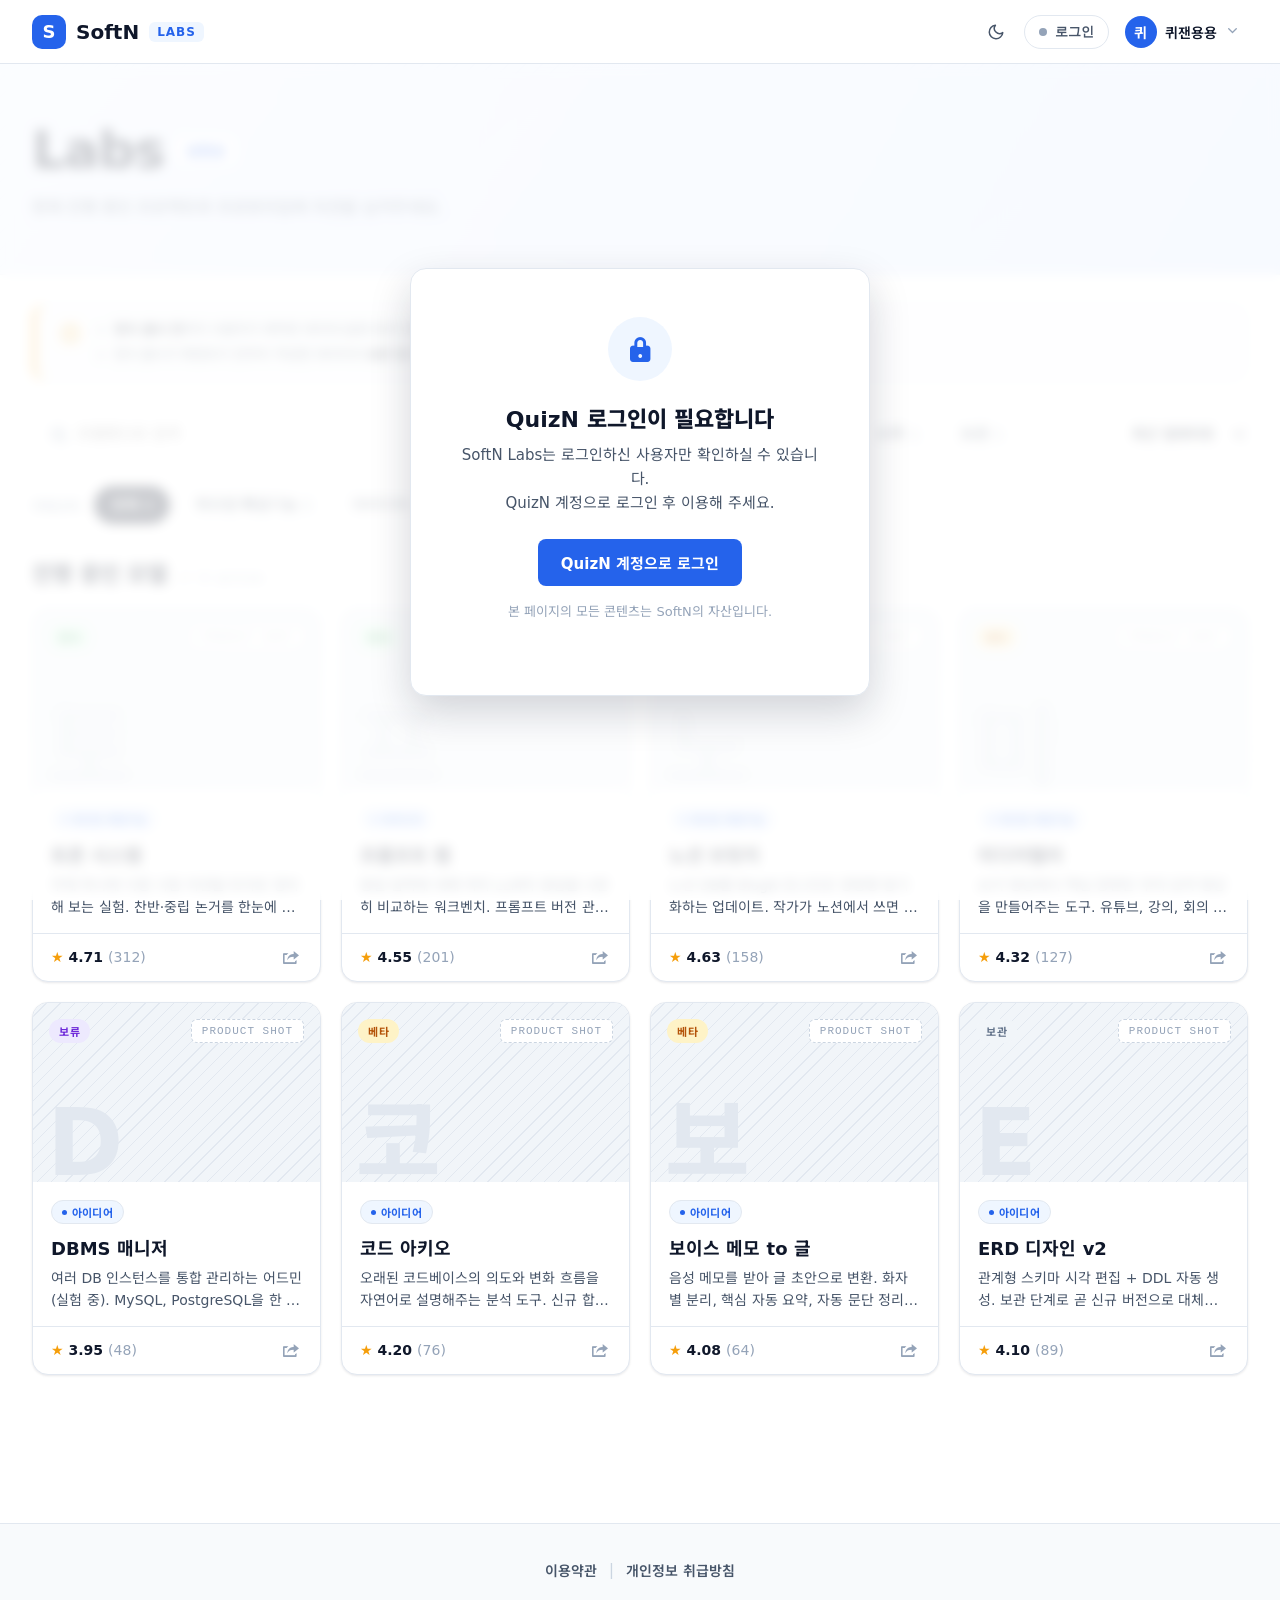
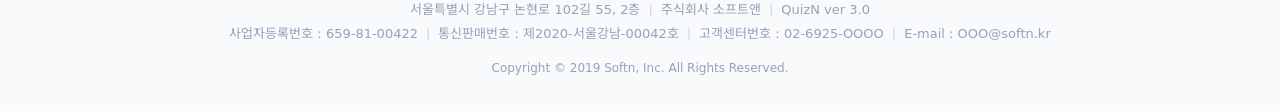
<file: index.html>
<!DOCTYPE html>
<html lang="ko">
<head>
<meta charset="UTF-8">
<meta name="viewport" content="width=device-width, initial-scale=1.0">
<title>QuizN Labs</title>
<!-- 루트 접속 시 Labs 화면으로 즉시 이동 -->
<meta http-equiv="refresh" content="0; url=./labs.html">
<link rel="canonical" href="./labs.html">
<script>location.replace('./labs.html');</script>
</head>
<body style="font-family: sans-serif; padding: 40px; color: #555;">
  QuizN Labs로 이동 중입니다… 자동으로 넘어가지 않으면 <a href="./labs.html">여기를 클릭</a>하세요.
</body>
</html>
</file>
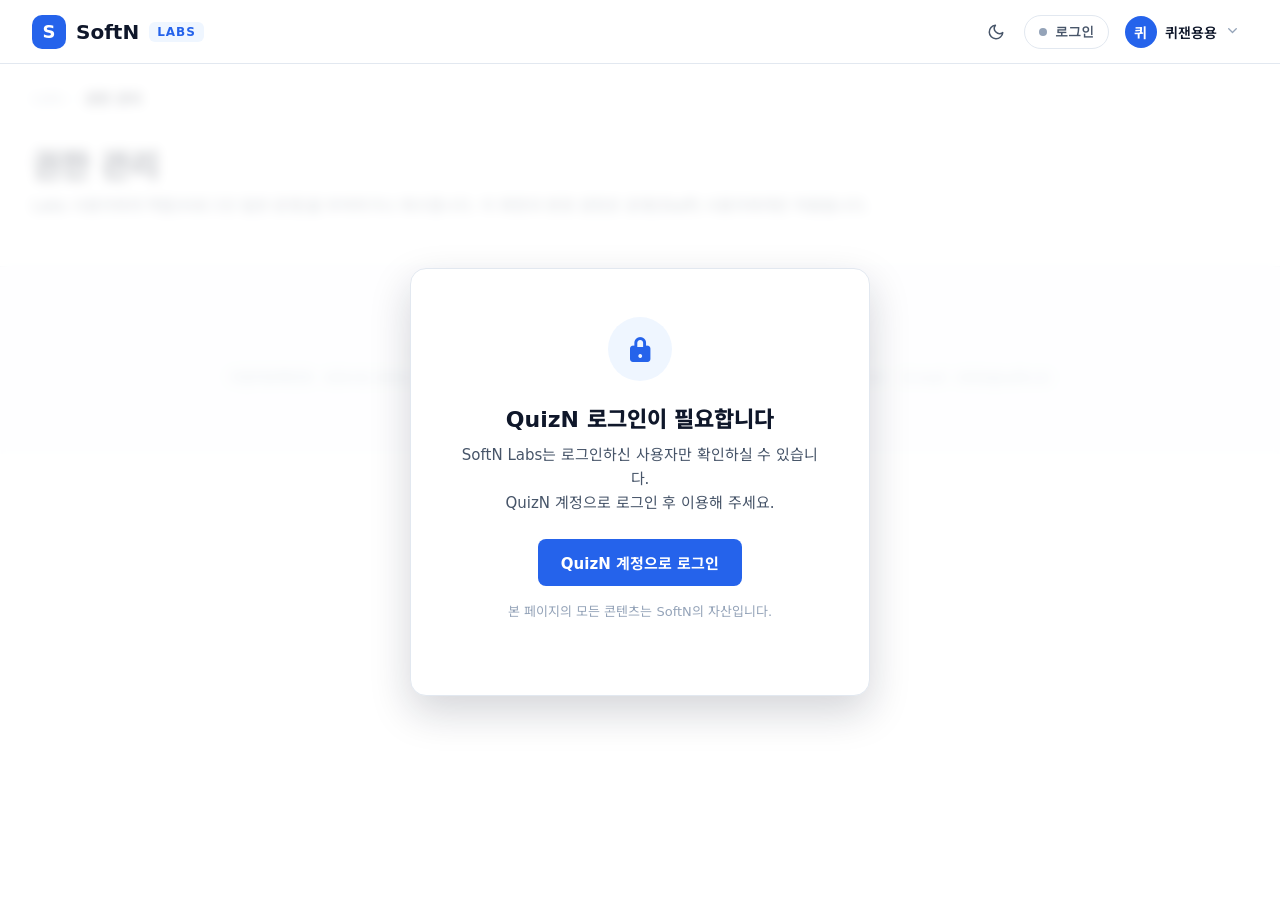
<file: labs-admin.html>
<!DOCTYPE html>
<html lang="ko">
<head>
<meta charset="UTF-8">
<meta name="viewport" content="width=device-width, initial-scale=1.0">
<title>SoftN Labs · 권한 관리</title>
<link rel="stylesheet" href="./fonts/fontello/css/fontello.css">
<link rel="stylesheet" href="./labs.css">
<script>document.documentElement.setAttribute('data-mode', localStorage.getItem('labs_theme') || 'light');</script>
</head>
<body>

<div id="header-slot"></div>

<main class="container">
  <nav class="breadcrumb">
    <a href="labs.html">Labs</a><span class="sep">/</span><span class="cur">권한 관리</span>
  </nav>
  <h1 class="admin-title">권한 관리</h1>
  <p class="admin-desc">Labs 사용자에게 역할(비로그인·일반·운영)을 부여하거나 회수합니다. 이 화면과 변경 권한은 운영(Staff) 사용자에게만 허용됩니다.</p>

  <!-- 권한 없음 (Member 접근 시) -->
  <div class="admin-denied" id="admin-denied" hidden>
    <div class="ad-icon"><i class="icon-lock-filled"></i></div>
    <h2>운영 권한이 필요합니다</h2>
    <p>이 화면은 운영(Staff) 권한 사용자만 접근할 수 있습니다.</p>
  </div>

  <!-- 관리 콘텐츠 (Staff) -->
  <section class="admin-content" id="admin-content" hidden>
    <div class="admin-toolbar">
      <div class="search"><i class="icon-zoom-in"></i><input type="text" id="user-search" placeholder="닉네임·이메일로 검색" autocomplete="off"></div>
      <span class="admin-count" id="user-count"></span>
      <button class="btn primary" id="add-user-btn">+ 사용자 추가</button>
    </div>
    <div class="admin-table" id="user-table"></div>
  </section>
</main>

<!-- 사용자 추가 모달 -->
<div class="lab-modal-overlay" id="add-modal">
  <div class="lab-modal" role="dialog" aria-modal="true" aria-labelledby="am-title">
    <div class="lm-head"><h3 id="am-title">사용자 추가</h3><button class="lm-close" id="am-close" aria-label="닫기">×</button></div>
    <div class="lm-body">
      <div class="lm-field"><label for="am-nick">닉네임</label><input class="lm-input" type="text" id="am-nick" placeholder="닉네임" autocomplete="off"></div>
      <div class="lm-field"><label for="am-email">이메일</label><input class="lm-input" type="email" id="am-email" placeholder="name@quizn.app" autocomplete="off"></div>
      <div class="lm-field"><label for="am-pw">비밀번호</label><input class="lm-input" type="password" id="am-pw" placeholder="8자 이상 입력" autocomplete="new-password"></div>
      <div class="lm-field"><label for="am-pw2">비밀번호 확인</label><input class="lm-input" type="password" id="am-pw2" placeholder="비밀번호를 다시 입력" autocomplete="new-password"></div>
      <div class="lm-field"><label for="am-role">역할</label>
        <select class="lm-input" id="am-role"><option value="member">일반</option><option value="staff">운영</option></select>
      </div>
    </div>
    <div class="lm-foot">
      <button class="btn ghost" id="am-cancel">취소</button>
      <button class="btn primary" id="am-submit">추가</button>
    </div>
  </div>
</div>

<!-- 회원 삭제 확인 모달 -->
<div class="lab-modal-overlay" id="confirm-modal">
  <div class="lab-modal confirm-modal" role="dialog" aria-modal="true">
    <p class="confirm-msg" id="confirm-msg">회원이 삭제됩니다. 삭제하시겠습니까?</p>
    <div class="confirm-actions">
      <button class="btn ghost" id="confirm-cancel">취소</button>
      <button class="btn primary" id="confirm-ok">삭제</button>
    </div>
  </div>
</div>

<div id="footer-slot"></div>
<div id="gate-slot"></div>

<script src="./labs.js?v=20260618"></script>
<script>
  document.getElementById('header-slot').outerHTML = headerHTML();
  document.getElementById('gate-slot').outerHTML = gateHTML();
  injectFooter('footer-slot');

  const tableEl = document.getElementById('user-table');
  const searchEl = document.getElementById('user-search');
  const cell = (cls, text) => el('span', cls, text);
  const roleBadge = (role) => el('span', 'role-badge ' + role, ROLE_KO[role]);

  function dispNick(u, myNick) { return (u.me && myNick) ? myNick : u.nick; }   // 본인은 QuizN 닉네임 따라감

  function renderUsers() {
    const q = searchEl.value.trim().toLowerCase();
    const _acc = JSON.parse(localStorage.getItem('quizn_account') || 'null');
    const myNick = _acc && _acc.nick ? _acc.nick : null;
    const list = USERS.filter(function (u) {
      if (!q) return true;
      var hay = [dispNick(u, myNick), u.email];
      return hay.some(function (n) { return (n || '').toLowerCase().includes(q); });
    });
    tableEl.replaceChildren();
    const head = el('div', 'ut-row ut-head');
    head.append(cell('ut-user', '닉네임'), cell('ut-email', '이메일'), cell('ut-org', '소속'),
                cell('ut-cur', '역할'), cell('ut-chg', '역할 변경'), cell('ut-del', '삭제'));
    tableEl.append(head);
    document.getElementById('user-count').textContent = '총 ' + USERS.length + '명';

    list.forEach(u => {
      const row = el('div', 'ut-row');
      const name = dispNick(u, myNick);

      const uc = el('div', 'ut-user');
      uc.append(el('span', 'ut-avatar', name.charAt(0)), el('span', 'ut-name', name + (u.me ? ' (나)' : '')));

      const cc = el('div', 'ut-cur'); cc.append(roleBadge(u.role));

      const chg = el('div', 'ut-chg');
      const seg = el('div', 'role-seg');
      ['member', 'staff'].forEach(r => {
        const b = el('button', 'rs-btn' + (u.role === r ? ' active' : ''), ROLE_KO[r]);
        if (u.me) b.disabled = true;
        else b.addEventListener('click', () => {
          u.role = r; renderUsers();
          toast(strongNode(name), document.createTextNode(' 역할을 ' + ROLE_KO[r] + '(으)로 변경했어요'));
        });
        seg.append(b);
      });
      chg.append(seg);

      const del = el('div', 'ut-del');
      const delBtn = el('button', 'ut-del-btn');
      delBtn.title = '회원 삭제';
      delBtn.append(icon('trash'));
      if (u.me) { delBtn.disabled = true; delBtn.title = '본인은 삭제할 수 없습니다'; }
      else delBtn.addEventListener('click', () => {
        showConfirm('회원이 삭제됩니다. 삭제하시겠습니까?', () => {
          const i = USERS.indexOf(u);
          if (i > -1) USERS.splice(i, 1);
          renderUsers();
          toast(strongNode(name), document.createTextNode(' 회원을 삭제했어요'));
        });
      });
      del.append(delBtn);

      row.append(uc, cell('ut-email', u.email), cell('ut-org', u.org || '—'), cc, chg, del);
      tableEl.append(row);
    });
  }

  /* ── 삭제 확인 모달 ── */
  const confirmModal = document.getElementById('confirm-modal');
  let _onConfirm = null;
  function showConfirm(msg, onOk) {
    document.getElementById('confirm-msg').textContent = msg;
    _onConfirm = onOk;
    confirmModal.classList.add('show');
  }
  function closeConfirm() { confirmModal.classList.remove('show'); _onConfirm = null; }
  document.getElementById('confirm-cancel').addEventListener('click', closeConfirm);
  document.getElementById('confirm-ok').addEventListener('click', () => { const f = _onConfirm; closeConfirm(); if (f) f(); });
  confirmModal.addEventListener('click', e => { if (e.target === confirmModal) closeConfirm(); });

  /* ── 사용자 추가 모달 ── */
  const addModal = document.getElementById('add-modal');
  const amNick = document.getElementById('am-nick');
  const amEmail = document.getElementById('am-email');
  const amPw = document.getElementById('am-pw');
  const amPw2 = document.getElementById('am-pw2');
  const amRole = document.getElementById('am-role');
  function openAdd() { amNick.value = ''; amEmail.value = ''; amPw.value = ''; amPw2.value = ''; amRole.value = 'member'; addModal.classList.add('show'); amNick.focus(); }
  function closeAdd() { addModal.classList.remove('show'); }
  document.getElementById('add-user-btn').addEventListener('click', openAdd);
  document.getElementById('am-close').addEventListener('click', closeAdd);
  document.getElementById('am-cancel').addEventListener('click', closeAdd);
  addModal.addEventListener('click', e => { if (e.target === addModal) closeAdd(); });
  document.getElementById('am-submit').addEventListener('click', () => {
    const nick = amNick.value.trim();
    const email = amEmail.value.trim();
    const pw = amPw.value;
    const pw2 = amPw2.value;
    if (!nick) { amNick.focus(); toastText('닉네임을 입력해 주세요'); return; }
    if (!email) { amEmail.focus(); toastText('이메일을 입력해 주세요'); return; }
    if (!pw) { amPw.focus(); toastText('비밀번호를 입력해 주세요'); return; }
    if (pw.length < 8) { amPw.focus(); toastText('비밀번호는 8자 이상 입력해 주세요'); return; }
    if (pw !== pw2) { amPw2.focus(); toastText('비밀번호가 일치하지 않습니다'); return; }
    // 시안: 비밀번호는 검증만 하고 저장하지 않음(평문 저장 방지)
    USERS.push({ nick: nick, email: email, org: '', role: amRole.value });
    closeAdd();
    renderUsers();
    toast(strongNode(nick), document.createTextNode(' 회원을 추가했어요'));
  });

  function applyAccess(member) {
    const denied = document.getElementById('admin-denied');
    const content = document.getElementById('admin-content');
    if (!member) { denied.hidden = true; content.hidden = true; return; }   // 비로그인 → 게이트가 덮음
    if (isStaff()) { denied.hidden = true; content.hidden = false; renderUsers(); }
    else { denied.hidden = false; content.hidden = true; }                  // 일반(Member) → 권한 없음
  }

  searchEl.addEventListener('input', renderUsers);
  initChrome((member) => applyAccess(member));
</script>

</body>
</html>
</file>
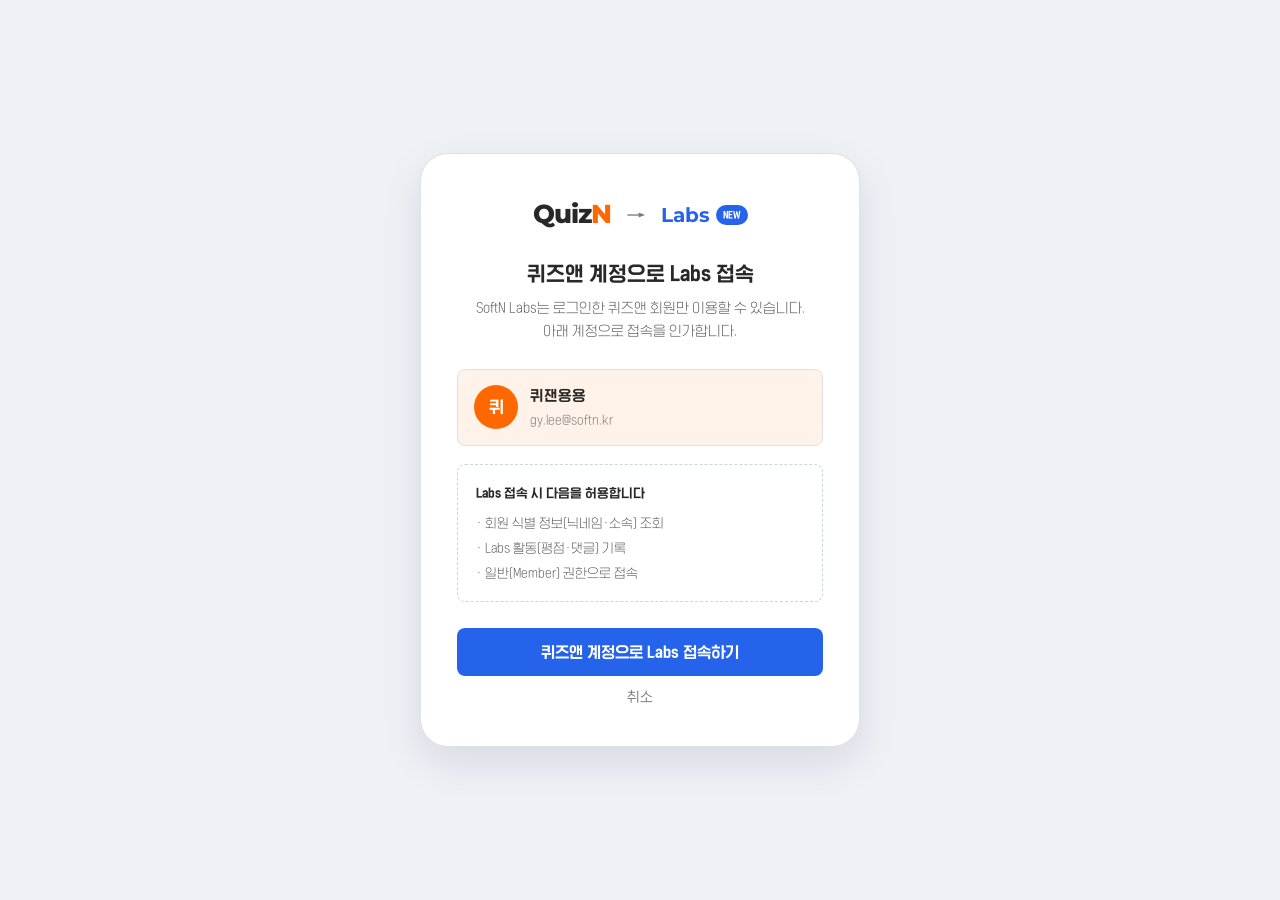
<file: labs-auth.html>
<!DOCTYPE html>
<html lang="ko">
<head>
<meta charset="UTF-8">
<meta name="viewport" content="width=device-width, initial-scale=1.0">
<title>SoftN Labs · 접속 인가</title>
<link rel="stylesheet" href="./fonts/fontello/css/fontello.css">
<link rel="stylesheet" href="./colors_and_type.css">
<style>
  * { box-sizing: border-box; }
  body { margin: 0; min-height: 100vh; display: grid; place-items: center; background: #eef2f7; font-family: var(--font-kr); color: var(--fg); padding: 24px; }
  .auth { width: 440px; max-width: 100%; background: #fff; border: 1px solid var(--border); border-radius: var(--r-lg); padding: 40px 36px; box-shadow: 0 16px 40px rgba(15,23,42,0.10); text-align: center; }
  .brands { display: flex; align-items: center; justify-content: center; gap: 16px; margin-bottom: 26px; }
  .brands .q { font-family: var(--font-en); font-weight: var(--fw-black); font-size: 26px; letter-spacing: -1px; }
  .brands .q .n { color: var(--main-color); }
  .brands .arrow { color: var(--fg-mute); font-size: 20px; }
  .brands .labs { font-family: var(--font-en); font-weight: var(--fw-bold); font-size: 20px; color: #2563eb; display: inline-flex; align-items: center; gap: 6px; }
  .brands .labs .tag { font-size: 10px; background: #2563eb; color: #fff; padding: 2px 7px; border-radius: var(--r-pill); font-family: var(--font-kr); }
  h1 { font-size: 21px; font-weight: var(--fw-bold); margin: 0 0 10px; }
  .sub { color: var(--fg-sub); font-size: 14px; line-height: 1.65; margin: 0 0 26px; }
  .acct { display: flex; align-items: center; gap: 12px; background: var(--bg-light-color); border: 1px solid var(--border); border-radius: var(--r-md); padding: 14px 16px; margin-bottom: 18px; text-align: left; }
  .acct .av { width: 44px; height: 44px; border-radius: 50%; background: var(--main-color); color: #fff; display: grid; place-items: center; font-weight: 700; font-size: 17px; }
  .acct .nm { font-weight: var(--fw-bold); font-size: 15px; }
  .acct .em { color: var(--fg-mute); font-size: 13px; margin-top: 2px; }
  .perms { text-align: left; font-size: 13px; color: var(--fg-sub); background: #fff; border: 1px dashed var(--border-strong, #cbd5e1); border-radius: var(--r-md); padding: 16px 18px; margin-bottom: 26px; line-height: 1.9; }
  .perms strong { color: var(--fg); display: block; margin-bottom: 6px; }
  .btn-go { width: 100%; background: #2563eb; color: #fff; border: 0; border-radius: var(--r-md); padding: 15px; font-size: 16px; font-weight: var(--fw-bold); cursor: pointer; font-family: var(--font-kr); transition: background var(--t-fast); }
  .btn-go:hover { background: #1d4ed8; }
  .btn-cancel { display: block; width: 100%; margin-top: 12px; background: none; border: 0; color: var(--fg-mute); font-size: 14px; cursor: pointer; font-family: var(--font-kr); }
  .btn-cancel:hover { color: var(--fg-sub); }
</style>
</head>
<body>

<div class="auth">
  <div class="brands">
    <span class="q">Quiz<span class="n">N</span></span>
    <span class="arrow">→</span>
    <span class="labs">Labs<span class="tag">NEW</span></span>
  </div>
  <h1>퀴즈앤 계정으로 Labs 접속</h1>
  <p class="sub">SoftN Labs는 로그인한 퀴즈앤 회원만 이용할 수 있습니다.<br>아래 계정으로 접속을 인가합니다.</p>

  <div class="acct">
    <span class="av" id="acc-av">퀴</span>
    <div>
      <div class="nm" id="acc-nick">퀴잰용용</div>
      <div class="em" id="acc-id">gy.lee@softn.kr</div>
    </div>
  </div>

  <div class="perms">
    <strong>Labs 접속 시 다음을 허용합니다</strong>
    · 회원 식별 정보(닉네임·소속) 조회<br>
    · Labs 활동(평점·댓글) 기록<br>
    · 일반(Member) 권한으로 접속
  </div>

  <button class="btn-go" id="go">퀴즈앤 계정으로 Labs 접속하기</button>
  <button class="btn-cancel" onclick="location.href='myshow.html'">취소</button>
</div>

<script>
  // QuizN 계정(닉네임·아이디)을 MyShow에서 전달받아 표시
  (function () {
    var acc = null;
    try { acc = JSON.parse(localStorage.getItem('quizn_account')); } catch (e) {}
    if (acc) {
      if (acc.nick) { document.getElementById('acc-nick').textContent = acc.nick; document.getElementById('acc-av').textContent = acc.nick.charAt(0); }
      if (acc.id) document.getElementById('acc-id').textContent = acc.id;
    }
  })();
  // 인가 → 일반 회원으로 로그인 처리 후 Labs 진입
  document.getElementById('go').addEventListener('click', function () {
    try { localStorage.setItem('labs_auth', 'member'); } catch (e) {}
    location.href = 'labs.html';
  });
</script>

</body>
</html>
</file>
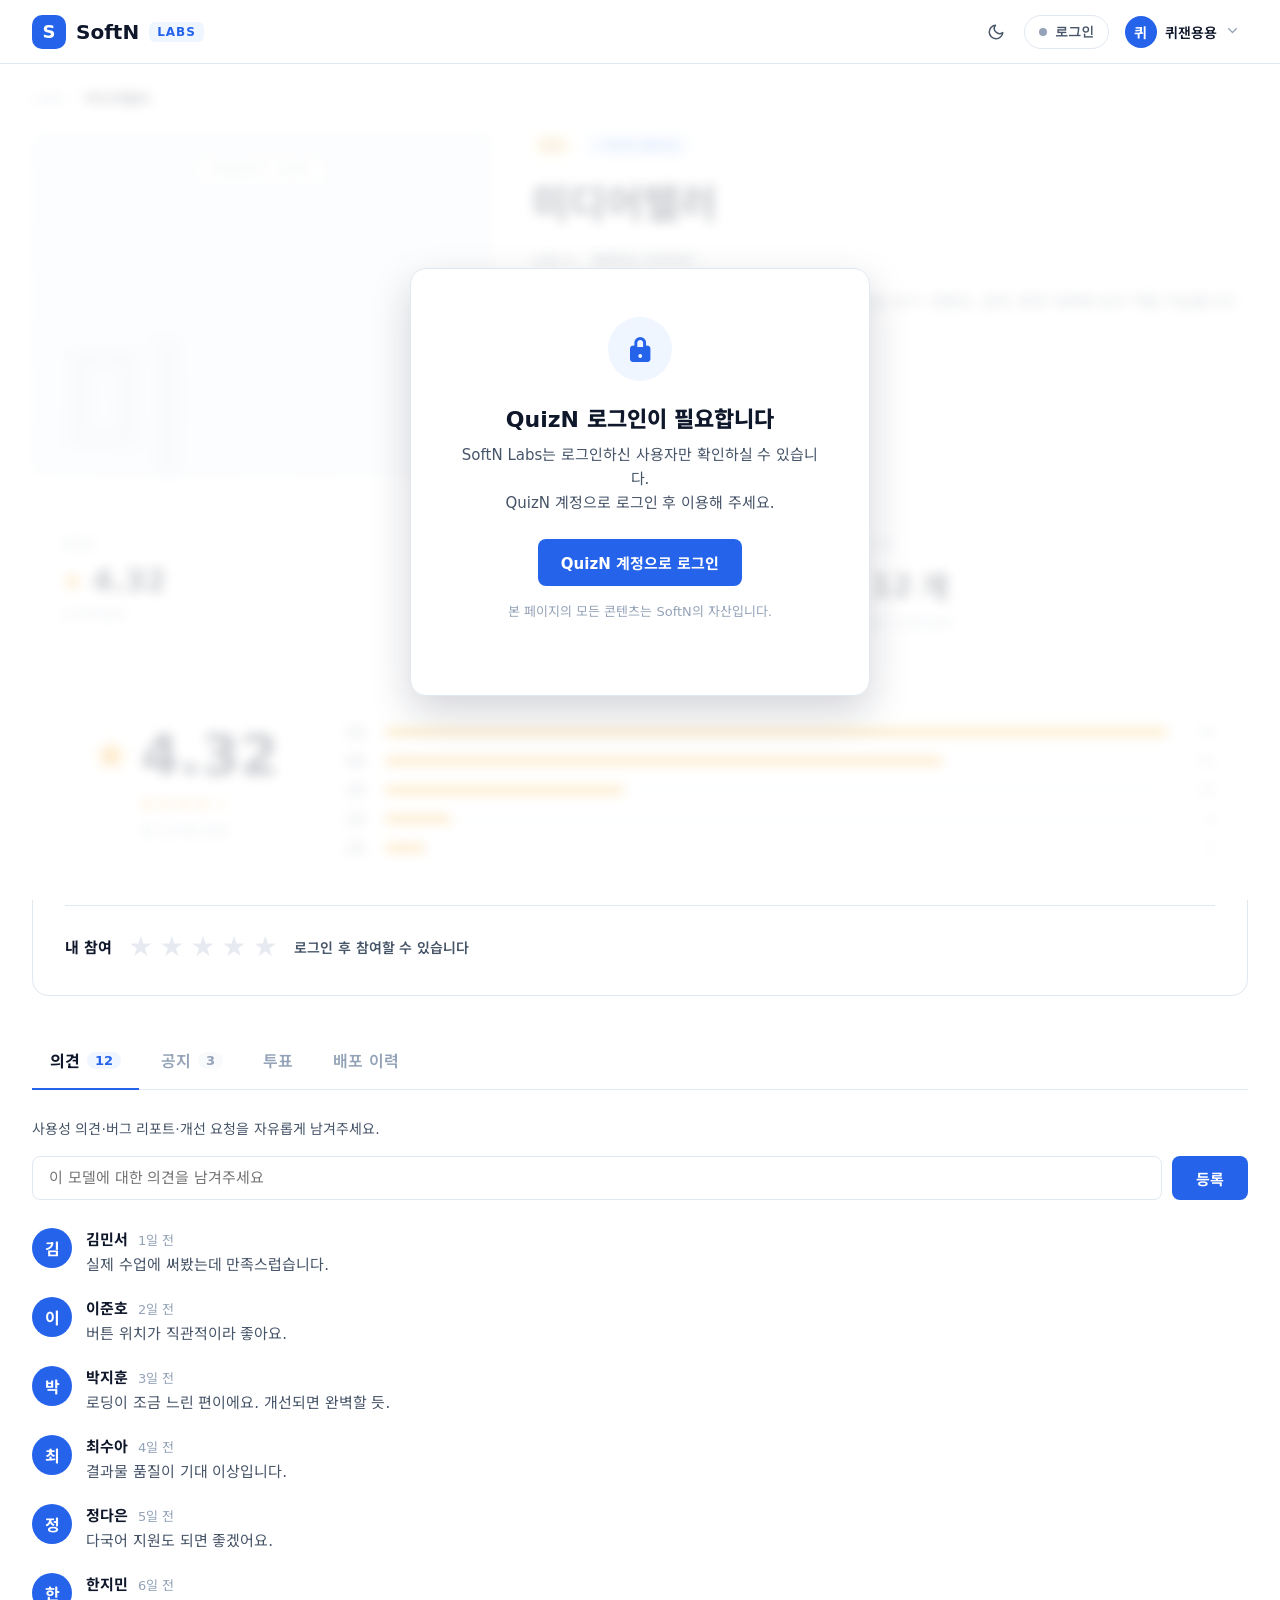
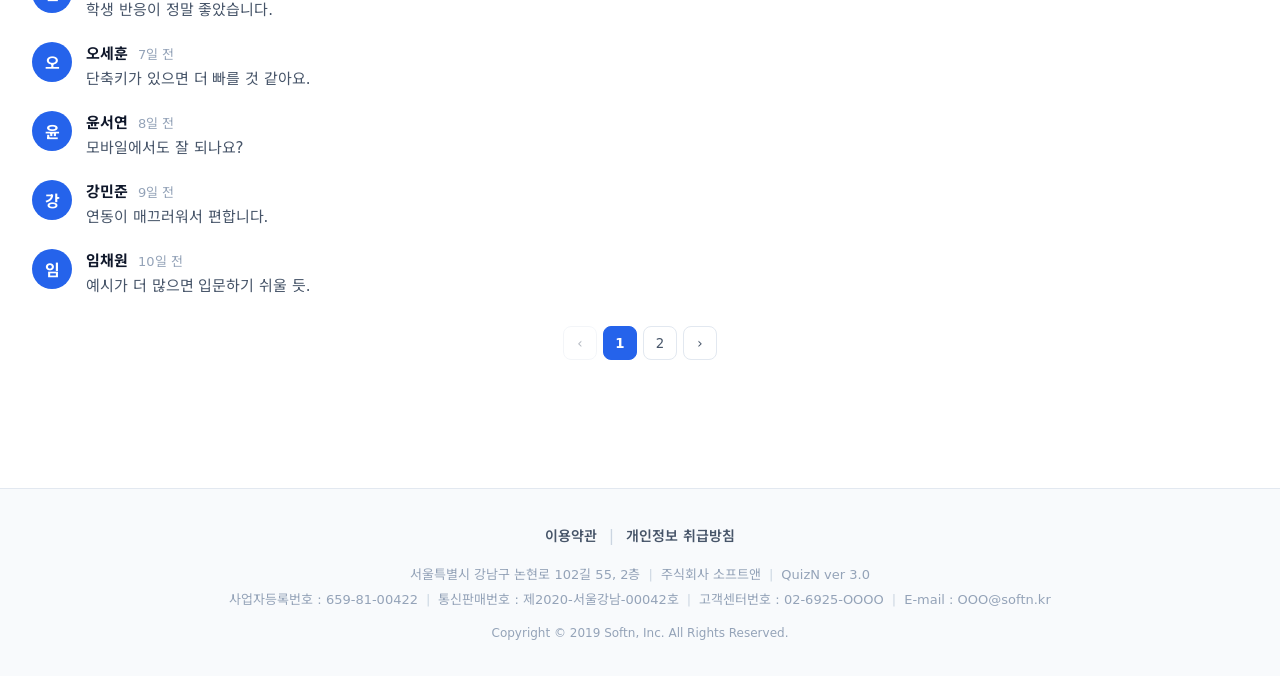
<file: labs-detail.html>
<!DOCTYPE html>
<html lang="ko">
<head>
<meta charset="UTF-8">
<meta name="viewport" content="width=device-width, initial-scale=1.0">
<title>SoftN Labs · 모델 상세</title>
<link rel="stylesheet" href="./fonts/fontello/css/fontello.css">
<link rel="stylesheet" href="./labs.css">
<script>document.documentElement.setAttribute('data-mode', localStorage.getItem('labs_theme') || 'light');</script>
</head>
<body>

<div id="header-slot"></div>

<main class="container">
  <nav class="breadcrumb">
    <a href="labs.html">Labs</a>
    <span class="sep">/</span>
    <span class="cur" id="bc-name">모델</span>
  </nav>

  <!-- 상단 2단 -->
  <section class="detail-top">
    <div class="detail-thumb">
      <img class="d-shot" id="d-thumb-img" hidden alt="">
      <span class="shot-label" id="d-shot-label">PRODUCT SHOT</span>
      <span class="watermark" id="d-watermark">미</span>
    </div>
    <div class="detail-info">
      <div class="d-badge">
        <span class="status-badge inline" id="d-badge">베타</span>
        <span class="cat-badge" id="d-cat" hidden></span>
        <span class="owner-actions" id="owner-actions" hidden>
          <button class="oa-btn" id="edit-model"><i class="icon-edit"></i> 수정</button>
          <button class="oa-btn del" id="del-model"><i class="icon-trash"></i> 삭제</button>
        </span>
      </div>
      <h1 id="d-name">모델명</h1>
      <div class="model-key">모델 키 <code id="d-key">model_key</code></div>
      <p class="d-desc" id="d-desc"></p>
      <span class="more-link" id="more-link" hidden>더 보기</span>
      <div class="d-images" id="d-images"></div>
      <div class="detail-actions">
        <button class="btn primary" id="demo-btn">외부 데모 열기 <i class="icon-export"></i></button>
        <button class="btn ghost" id="share-btn"><i class="icon-share"></i> 공유하기</button>
      </div>
    </div>
  </section>

  <!-- 보관 안내 (통계 위, 전체 폭) -->
  <div class="archived-banner" id="archived-banner" hidden>
    <i class="icon-lock-filled"></i>
    <div>
      <strong id="ab-title">이 모델은 보관 상태입니다.</strong>
      <div class="ab-text">새 글·평점·투표 응답을 받지 않으며, 기존 콘텐츠는 읽기 전용으로 유지됩니다.</div>
    </div>
  </div>

  <!-- 통계 -->
  <section class="stat-box">
    <div class="stat-col">
      <p class="s-label">호응도</p>
      <div class="s-main"><span class="star">★</span><span id="st-rating">0.0</span></div>
      <p class="s-sub"><span id="st-count">0</span>명 참여</p>
    </div>
    <div class="stat-col">
      <p class="s-label">배포</p>
      <div class="s-main"><span class="unit">v</span><span id="st-version">0.0.0</span></div>
      <p class="s-sub"><span id="st-versions">0</span>개 버전 · 최근 <span id="st-updated">-</span></p>
    </div>
    <div class="stat-col">
      <p class="s-label">의견</p>
      <div class="s-main"><span id="st-comments">0</span>개</div>
      <p class="s-sub">총 <span id="st-raters">0</span>명 참여</p>
    </div>
  </section>

  <!-- 평점 분포 -->
  <section class="rating-box">
    <div class="rating-big">
      <div class="num"><span class="star">★</span><span id="rb-score">0.0</span></div>
      <div class="stars" id="rb-stars">★★★★★</div>
      <div class="total">총 <span id="rb-count">0</span>명 참여</div>
    </div>
    <div class="rating-bars" id="rating-bars"></div>
    <div class="my-rating">
      <span class="ml">내 참여</span>
      <div class="star-input" id="my-rating"></div>
      <span class="my-rating-status" id="my-rating-status"></span>
      <span class="my-rating-edit" id="my-rating-edit" hidden>수정/삭제</span>
    </div>
  </section>

  <!-- 탭 -->
  <div class="tabs-bar" id="tabs-bar">
    <div class="tab active" data-tab="feedback">의견 <span class="tab-badge" id="tb-feedback">0</span></div>
    <div class="tab" data-tab="notice">공지 <span class="tab-badge">3</span></div>
    <div class="tab" data-tab="vote">투표</div>
    <div class="tab" data-tab="history">배포 이력</div>
    <button class="btn primary new-post" id="new-post">+ 새 글 작성</button>
  </div>

  <!-- 탭 패널 -->
  <div class="tab-panel active" data-panel="feedback">
    <p class="feedback-intro">사용성 의견·버그 리포트·개선 요청을 자유롭게 남겨주세요.</p>
    <div class="comment-form">
      <input type="text" class="comment-input" id="comment-input" placeholder="이 모델에 대한 의견을 남겨주세요" maxlength="200" autocomplete="off">
      <button class="comment-submit" id="comment-submit">등록</button>
    </div>
    <div class="comment-list" id="comment-list"></div>
    <div class="comment-pagination" id="comment-pagination"></div>
  </div>
  <div class="tab-panel" data-panel="notice"><div class="panel-empty">공지 시안 — 모델 업데이트·점검 안내가 표시됩니다.</div></div>
  <div class="tab-panel" data-panel="vote"><div class="panel-empty">투표 시안 — 다음 업데이트 방향을 회원들이 투표로 정합니다.</div></div>
  <div class="tab-panel" data-panel="history"><div class="panel-empty">배포 이력 시안 — 별도 채널(배포 시스템)에서 등록된 버전별 변경사항을 자동으로 가져와 시간순으로 표시합니다. Labs에서 직접 등록하지 않습니다.</div></div>
</main>

<!-- 작성 폼 모달 (Q&A 질문 / 공지 / 투표) -->
<div class="lab-modal-overlay" id="post-modal">
  <div class="lab-modal" role="dialog" aria-modal="true" aria-labelledby="pm-title">
    <div class="lm-head"><h3 id="pm-title">작성</h3><button class="lm-close" id="pm-close" aria-label="닫기">×</button></div>
    <div class="lm-body" id="pm-body"></div>
    <div class="lm-foot">
      <button class="btn ghost" id="pm-cancel">취소</button>
      <button class="btn primary" id="pm-submit">등록</button>
    </div>
  </div>
</div>

<!-- 의견 삭제 확인 모달 -->
<div class="lab-modal-overlay" id="confirm-modal">
  <div class="lab-modal confirm-modal" role="dialog" aria-modal="true">
    <p class="confirm-msg" id="confirm-msg">의견을 삭제하시겠습니까?</p>
    <div class="confirm-actions">
      <button class="btn ghost" id="confirm-cancel">취소</button>
      <button class="btn primary" id="confirm-ok">확인</button>
    </div>
  </div>
</div>

<div id="footer-slot"></div>
<div id="gate-slot"></div>

<script src="./labs.js?v=20260618"></script>
<script>
  document.getElementById('header-slot').outerHTML = headerHTML();
  document.getElementById('gate-slot').outerHTML = gateHTML();
  injectFooter('footer-slot');

  // 모델 결정 (?model=key, 없으면 첫 모델)
  const params = new URLSearchParams(location.search);
  const model = getModel(params.get('model')) || MODELS[0];

  // 바인딩
  document.title = 'SoftN Labs · ' + model.name;
  document.getElementById('bc-name').textContent = model.name;
  document.getElementById('d-watermark').textContent = model.name.charAt(0);
  const badge = document.getElementById('d-badge');
  badge.textContent = model.statusKo;
  badge.className = 'status-badge inline ' + model.status;
  const catBadge = document.getElementById('d-cat');
  if (model.category && CATEGORY_KO[model.category]) { catBadge.textContent = CATEGORY_KO[model.category]; catBadge.hidden = false; }
  document.getElementById('d-name').textContent = model.name;
  document.getElementById('d-key').textContent = model.key;
  document.getElementById('d-desc').textContent = model.desc;
  // 대표 이미지 (있으면 썸네일 자리에 표시)
  if (model.thumb) {
    const im = document.getElementById('d-thumb-img'); im.src = model.thumb; im.alt = model.name; im.hidden = false;
    const sl = document.getElementById('d-shot-label'); if (sl) sl.style.display = 'none';
    document.getElementById('d-watermark').style.display = 'none';
  }
  // 설명 이미지 갤러리
  (model.images || []).forEach(function (src) { const im = el('img'); im.src = src; im.alt = model.name + ' 설명 이미지'; document.getElementById('d-images').append(im); });
  // 더 보기: 설명이 3줄을 넘겨 잘릴 때만 노출
  requestAnimationFrame(function () { const dd = document.getElementById('d-desc'); if (dd.scrollHeight - dd.clientHeight > 2) document.getElementById('more-link').hidden = false; });
  document.getElementById('st-rating').textContent = model.rating.toFixed(2);
  document.getElementById('st-count').textContent = model.count;
  document.getElementById('st-version').textContent = model.version;
  document.getElementById('st-versions').textContent = model.versions;
  document.getElementById('st-updated').textContent = model.updated;
  document.getElementById('st-comments').textContent = model.commentCount;
  document.getElementById('st-raters').textContent = model.count;
  // 비활성 모델(보류·보관): 안내 배너 + 활동 비활성
  if (isInactiveStatus(model.status)) {
    document.getElementById('archived-banner').hidden = false;
    document.getElementById('ab-title').textContent = '이 모델은 ' + model.statusKo + ' 상태입니다.';
    document.getElementById('demo-btn').classList.add('is-disabled');
    document.querySelector('.comment-form').classList.add('is-disabled');
  }
  // 연결 방식별 외부 데모 버튼 처리
  if (model.link === 'none') {
    document.getElementById('demo-btn').hidden = true;                         // 미리보기 제공 안 함 → 비노출
  } else if (model.link === 'trial') {
    document.getElementById('demo-btn').firstChild.textContent = '체험하기 ';  // 체험 → 문구 변경
  }
  document.getElementById('rb-score').textContent = model.rating.toFixed(2);
  document.getElementById('rb-stars').textContent = starString(model.rating);
  document.getElementById('rb-count').textContent = model.count;

  // 평점 분포 막대
  const barsEl = document.getElementById('rating-bars');
  const maxDist = Math.max(...Object.values(model.dist));
  for (let s = 5; s >= 1; s--) {
    const row = el('div', 'bar-row');
    const cnt = model.dist[s];
    const bar = el('div', 'bar');
    const fill = el('div', 'bar-fill'); fill.style.width = (maxDist ? (cnt / maxDist * 100) : 0) + '%';
    bar.append(fill);
    row.append(el('span', 'b-label', s + '점'), bar, el('span', 'b-cnt', String(cnt)));
    barsEl.append(row);
  }

  // 더 보기
  document.getElementById('more-link').addEventListener('click', function () {
    const expanded = document.getElementById('d-desc').classList.toggle('expanded');
    this.textContent = expanded ? '접기' : '더 보기';
  });

  // 내 참여 (별 입력)
  const myRating = document.getElementById('my-rating');
  const myStatus = document.getElementById('my-rating-status');
  const myEdit = document.getElementById('my-rating-edit');
  const RKEY = 'labs_rating_' + model.key;
  const baseDist = { ...model.dist };           // 원본 분포(내 참여 제외)
  let myScore = Number(localStorage.getItem(RKEY) || 0);

  for (let i = 1; i <= 5; i++) {
    const s = el('span', 's', '★'); s.dataset.v = i;
    s.addEventListener('mouseenter', () => { if (editable()) paintStars(i, true); });
    s.addEventListener('mouseleave', () => paintStars(myScore, false));
    s.addEventListener('click', () => submitRating(i));
    myRating.append(s);
  }
  function editable() { return isMember() && !isInactiveStatus(model.status); }
  function submitRating(i) {
    if (isInactiveStatus(model.status)) { toastText(model.statusKo + ' 상태의 모델은 참여할 수 없습니다'); return; }
    if (!isMember()) { toastText('로그인 후 참여할 수 있습니다'); return; }
    myScore = i; localStorage.setItem(RKEY, String(i));
    paintStars(myScore, false); recalcRating(); syncMyState();
    toast(strongNode(model.name), document.createTextNode(' 에 ' + i + '점을 남겼어요'));
  }
  function deleteRating() {
    myScore = 0; localStorage.removeItem(RKEY);
    paintStars(0, false); recalcRating(); syncMyState();
    toastText('내 참여을 삭제했어요');
  }
  myEdit.addEventListener('click', deleteRating);
  function paintStars(n, hover) {
    [...myRating.children].forEach((s, idx) => {
      s.classList.toggle('on', idx < n && !hover);
      s.classList.toggle('hover', idx < n && hover);
    });
  }
  function syncMyState() {
    myRating.classList.toggle('is-disabled', !editable());
    if (!isMember()) { myStatus.textContent = '로그인 후 참여할 수 있습니다'; myEdit.hidden = true; return; }
    if (isInactiveStatus(model.status)) { myStatus.textContent = model.statusKo + ' 상태의 모델입니다'; myEdit.hidden = true; return; }
    if (myScore > 0) { myStatus.textContent = '내 참여 ' + myScore + '점'; myEdit.hidden = false; }
    else { myStatus.textContent = '아직 참여하지 않았어요'; myEdit.hidden = true; }
  }
  function recalcRating() {
    // 목록 카드(model.rating)와 일치하도록 가중평균에 내 참여만 가산
    const extra = myScore > 0 ? 1 : 0;
    const total = model.count + extra;
    const sum = model.rating * model.count + (myScore > 0 ? myScore : 0);
    const avg = total ? sum / total : 0;
    document.getElementById('rb-score').textContent = avg.toFixed(2);
    document.getElementById('rb-stars').textContent = starString(avg);
    document.getElementById('rb-count').textContent = total;
    document.getElementById('st-rating').textContent = avg.toFixed(2);
    document.getElementById('st-count').textContent = total;
    document.getElementById('st-raters').textContent = total;
    // 분포 막대: 원본 분포 + 내 참여
    const d = { ...baseDist };
    if (myScore > 0) d[myScore] = (d[myScore] || 0) + 1;
    const maxd = Math.max(...[5,4,3,2,1].map(s => d[s] || 0));
    [...barsEl.children].forEach((row, idx) => {
      const sc = 5 - idx, cnt = d[sc] || 0;
      row.querySelector('.bar-fill').style.width = (maxd ? cnt / maxd * 100 : 0) + '%';
      row.querySelector('.b-cnt').textContent = cnt;
    });
  }
  paintStars(myScore, false); syncMyState(); recalcRating();

  // 탭 전환
  document.querySelectorAll('.tab').forEach(tab => {
    tab.addEventListener('click', () => {
      const panelId = tab.dataset.tab;
      if (!panelId) return;
      const panel = document.querySelector('.tab-panel[data-panel="' + panelId + '"]');
      if (!panel) return;
      document.querySelectorAll('.tab').forEach(t => t.classList.remove('active'));
      document.querySelectorAll('.tab-panel').forEach(p => p.classList.remove('active'));
      tab.classList.add('active');
      panel.classList.add('active');
      activeTab = panelId;
      updateNewPostBtn();
    });
  });

  // 액션 버튼 (시안)
  document.getElementById('demo-btn').addEventListener('click', () => {
    if (isInactiveStatus(model.status)) { toastText(model.statusKo + ' 상태의 모델은 외부 데모를 제공하지 않습니다'); return; }
    toast(strongNode(model.name), document.createTextNode(' 외부 데모를 새 창에서 엽니다'));
  });
  document.getElementById('share-btn').addEventListener('click', () => toastText('공유 링크가 복사되었습니다 (시안)'));

  // 운영자(Staff) + 등록(커스텀) 모델 → 수정/삭제 노출
  function syncOwnerActions() {
    document.getElementById('owner-actions').hidden = !(isStaff() && isCustomModel(model.key));
  }
  syncOwnerActions();
  document.getElementById('edit-model').addEventListener('click', () => {
    location.href = 'labs-write.html?edit=' + encodeURIComponent(model.key);
  });
  document.getElementById('del-model').addEventListener('click', () => {
    showConfirm('이 모델을 삭제하시겠습니까?', () => {
      let customs = []; try { customs = JSON.parse(localStorage.getItem('labs_custom_models') || '[]'); } catch (e) {}
      customs = customs.filter(m => m.key !== model.key);
      localStorage.setItem('labs_custom_models', JSON.stringify(customs));
      location.href = 'labs.html';
    });
  });

  // ── 작성 폼 + 권한 분기 (탭 × 역할) ──
  let activeTab = 'feedback';
  let currentPostType = null;
  const newPostBtn = document.getElementById('new-post');
  const POST_CFG = {
    feedback: { can: () => false },  // 의견은 하단 인라인 의견 폼으로 작성 (new-post 버튼 불필요)
    notice:   { can: () => isStaff(),  label: '공지 작성',   run: () => openPost('notice') },
    vote:     { can: () => isStaff(),  label: '투표 만들기', run: () => openPost('vote') },
    history:  { can: () => false }
  };
  function updateNewPostBtn() {
    const cfg = POST_CFG[activeTab];
    const ok = cfg && cfg.can() && !isInactiveStatus(model.status);
    newPostBtn.hidden = !ok;
    if (ok) newPostBtn.textContent = '+ ' + cfg.label;
  }
  newPostBtn.addEventListener('click', () => {
    if (isInactiveStatus(model.status)) { toastText(model.statusKo + ' 상태의 모델은 새 글을 받지 않습니다'); return; }
    const cfg = POST_CFG[activeTab];
    if (!cfg || !cfg.can()) { toastText('작성 권한이 없습니다'); return; }
    cfg.run();
  });

  // 작성 폼 헬퍼
  function field(labelText, control) { const f = el('div', 'lm-field'); f.append(el('label', null, labelText), control); return f; }
  function inputEl(ph, id) { const i = el('input', 'lm-input'); i.type = 'text'; i.placeholder = ph; if (id) i.id = id; i.maxLength = 100; return i; }
  function textareaEl(ph, id) { const t = el('textarea', 'lm-textarea'); t.placeholder = ph; if (id) t.id = id; t.maxLength = 1000; return t; }
  function checkEl(labelText, id) { const l = el('label', 'lm-check'); const c = el('input'); c.type = 'checkbox'; c.id = id; l.append(c, document.createTextNode(labelText)); return l; }
  function addVoteOpt(listEl) {
    const row = el('div', 'vote-opt');
    const inp = el('input', 'lm-input'); inp.type = 'text'; inp.placeholder = '보기 ' + (listEl.children.length + 1);
    const del = el('button', 'vote-opt-del', '×');
    del.addEventListener('click', () => { if (listEl.children.length > 2) row.remove(); else toastText('보기는 최소 2개입니다'); });
    row.append(inp, del); listEl.append(row);
  }
  // 탭 활동(Q&A·공지·투표)은 팝업 모달로 작성
  function openPost(type) {
    if (!isStaff()) { toastText('운영 권한이 필요합니다'); return; }
    currentPostType = type;
    const titles = { notice: '공지 작성', vote: '투표 만들기' };
    document.getElementById('pm-title').textContent = titles[type] || '작성';
    const body = document.getElementById('pm-body'); body.replaceChildren();
    if (type === 'vote') {
      body.append(field('투표 질문', inputEl('예: 다음 업데이트로 무엇을 원하시나요?', 'pm-q')));
      const wrap = el('div', 'lm-field'); wrap.append(el('label', null, '보기'));
      const list = el('div'); list.id = 'vote-opts'; wrap.append(list);
      const add = el('button', 'vote-add', '+ 보기 추가'); add.addEventListener('click', () => addVoteOpt(list)); wrap.append(add);
      body.append(wrap); addVoteOpt(list); addVoteOpt(list);
      const opts = el('div', 'lm-opts'); opts.append(checkEl('복수 선택 허용', 'pm-multi'), checkEl('익명 투표', 'pm-anon')); body.append(opts);
      const dl = el('input', 'lm-input'); dl.type = 'date'; dl.id = 'pm-deadline'; body.append(field('마감일', dl));
    } else {
      body.append(field('제목', inputEl('공지 제목', 'pm-title-f')));
      body.append(field('내용', textareaEl('공지 내용을 입력하세요', 'pm-body-f')));
      body.append(el('button', 'vote-add', '+ 파일 첨부 (시안)'));
    }
    document.getElementById('pm-submit').textContent = type === 'vote' ? '투표 만들기' : '등록';
    document.getElementById('post-modal').classList.add('show');
  }
  function closePost() { document.getElementById('post-modal').classList.remove('show'); currentPostType = null; }
  function submitPost() {
    if (currentPostType === 'vote') {
      const q = document.getElementById('pm-q').value.trim();
      const opts = [...document.querySelectorAll('#vote-opts .lm-input')].map(i => i.value.trim()).filter(Boolean);
      if (!q) { toastText('투표 질문을 입력하세요'); return; }
      if (opts.length < 2) { toastText('보기를 2개 이상 입력하세요'); return; }
      closePost(); toast(strongNode('투표'), document.createTextNode('가 등록되었어요 (시안)'));
    } else if (currentPostType) {
      const t = document.getElementById('pm-title-f').value.trim();
      if (!t) { toastText('제목을 입력하세요'); return; }
      closePost(); toast(strongNode('공지'), document.createTextNode('이 등록되었어요 (시안)'));
    }
  }
  document.getElementById('pm-submit').addEventListener('click', submitPost);
  document.getElementById('pm-close').addEventListener('click', closePost);
  document.getElementById('pm-cancel').addEventListener('click', closePost);
  document.getElementById('post-modal').addEventListener('click', e => { if (e.target.id === 'post-modal') closePost(); });
  document.addEventListener('keydown', e => { if (e.key === 'Escape' && document.getElementById('post-modal').classList.contains('show')) closePost(); });
  updateNewPostBtn();

  // ── 피드백 댓글 (페이지네이션·IME 가드·XSS 안전) ──
  const SAMPLE = ['김민서','이준호','박지훈','최수아','정다은','한지민','오세훈','윤서연','강민준','임채원','신예준','문가영'];
  const SAMPLE_TXT = [
    '실제 수업에 써봤는데 만족스럽습니다.', '버튼 위치가 직관적이라 좋아요.', '로딩이 조금 느린 편이에요. 개선되면 완벽할 듯.',
    '결과물 품질이 기대 이상입니다.', '다국어 지원도 되면 좋겠어요.', '학생 반응이 정말 좋았습니다.',
    '단축키가 있으면 더 빠를 것 같아요.', '모바일에서도 잘 되나요?', '연동이 매끄러워서 편합니다.',
    '예시가 더 많으면 입문하기 쉬울 듯.', '버그 하나 발견해서 문의 남겼어요.', '전반적으로 아주 유용합니다!'
  ];
  const INITIAL_COMMENTS = SAMPLE.length;  // 매직넘버 제거 (샘플 배열 크기)
  let comments = [];
  for (let i = 0; i < Math.min(INITIAL_COMMENTS, model.commentCount); i++) {
    comments.push({ name: SAMPLE[i % SAMPLE.length], time: (i + 1) + '일 전', text: SAMPLE_TXT[i % SAMPLE_TXT.length] });
  }
  const PER = 10;
  let cpage = 0;
  const listEl = document.getElementById('comment-list');
  const pagerEl = document.getElementById('comment-pagination');
  document.getElementById('tb-feedback').textContent = comments.length;

  function renderComments() {
    listEl.replaceChildren();
    comments.slice(cpage * PER, cpage * PER + PER).forEach((c, i) => {
      const idx = cpage * PER + i;
      const item = el('div', 'comment-item');
      const body = el('div', 'c-body');
      const meta = el('div', 'c-meta');
      meta.append(el('span', 'c-name', c.name), el('span', 'c-time', c.time));
      body.append(meta, el('div', 'c-text', c.text));
      item.append(el('div', 'avatar', c.name.charAt(0)), body);
      // 본인 댓글: 수정/삭제 아이콘 (비활성 모델은 제외)
      if (c.name === '나' && !isInactiveStatus(model.status)) {
        const actions = el('div', 'c-actions');
        const editBtn = el('button'); editBtn.title = '수정'; editBtn.append(icon('edit'));
        const delBtn = el('button', 'del'); delBtn.title = '삭제'; delBtn.append(icon('trash'));
        editBtn.addEventListener('click', () => startEdit(idx, item));
        delBtn.addEventListener('click', () => showConfirm('의견을 삭제하시겠습니까?', () => {
          comments.splice(idx, 1);
          const pages = Math.ceil(comments.length / PER);
          if (cpage >= pages && cpage > 0) cpage = pages - 1;
          renderComments();
        }));
        actions.append(editBtn, delBtn);
        item.append(actions);
      }
      listEl.append(item);
    });
    // 페이저
    pagerEl.replaceChildren();
    const pages = Math.ceil(comments.length / PER);
    if (pages > 1) {
      const mk = (label, target, opts = {}) => {
        const b = el('button', null, label);
        if (opts.active) b.classList.add('active');
        if (opts.disabled) b.disabled = true;
        else b.addEventListener('click', () => { cpage = target; renderComments(); });
        return b;
      };
      pagerEl.append(mk('‹', cpage - 1, { disabled: cpage === 0 }));
      for (let i = 0; i < pages; i++) pagerEl.append(mk(String(i + 1), i, { active: i === cpage }));
      pagerEl.append(mk('›', cpage + 1, { disabled: cpage === pages - 1 }));
    }
    document.getElementById('tb-feedback').textContent = comments.length;
    document.getElementById('st-comments').textContent = comments.length;  // 통계와 탭 뱃지 일치
  }
  // 본인 댓글 인라인 수정
  function startEdit(idx, item) {
    const body = item.querySelector('.c-body');
    const textEl = body.querySelector('.c-text');
    const actions = item.querySelector('.c-actions');
    if (actions) actions.style.display = 'none';
    textEl.style.display = 'none';
    const area = el('div', 'c-edit-area');
    const ta = el('textarea', 'c-edit-input'); ta.value = comments[idx].text; ta.maxLength = 200;
    const acts = el('div', 'c-edit-actions');
    const cancel = el('button', 'btn ghost sm', '취소');
    const save = el('button', 'btn primary sm', '저장');
    cancel.addEventListener('click', renderComments);
    save.addEventListener('click', () => { const v = ta.value.trim(); if (v) comments[idx].text = v; renderComments(); });
    acts.append(cancel, save);
    area.append(ta, acts);
    body.append(area);
    ta.focus();
  }
  // 확인 모달 (댓글 삭제)
  let confirmCb = null;
  function showConfirm(msg, onOk) {
    document.getElementById('confirm-msg').textContent = msg;
    confirmCb = onOk;
    document.getElementById('confirm-modal').classList.add('show');
  }
  function closeConfirm() { document.getElementById('confirm-modal').classList.remove('show'); confirmCb = null; }
  document.getElementById('confirm-ok').addEventListener('click', () => { const cb = confirmCb; closeConfirm(); if (cb) cb(); });
  document.getElementById('confirm-cancel').addEventListener('click', closeConfirm);
  document.getElementById('confirm-modal').addEventListener('click', e => { if (e.target.id === 'confirm-modal') closeConfirm(); });

  function addComment() {
    if (isInactiveStatus(model.status)) { toastText(model.statusKo + ' 상태의 모델은 새 글을 받지 않습니다'); return; }
    if (!isMember()) { toastText('로그인 후 작성할 수 있습니다'); return; }
    const inp = document.getElementById('comment-input');
    const v = inp.value.trim();
    if (!v) return;
    comments.unshift({ name: '나', time: '방금 전', text: v });
    cpage = 0; inp.value = '';
    renderComments();
  }
  document.getElementById('comment-submit').addEventListener('click', addComment);
  document.getElementById('comment-input').addEventListener('keydown', e => {
    if (e.key === 'Enter' && !e.isComposing) addComment();
  });

  initChrome(() => {            // 역할 전환(member↔staff) 시 권한 의존 UI 즉시 갱신
    updateNewPostBtn();
    syncMyState();
    paintStars(myScore, false);
    syncOwnerActions();
  });
  renderComments();
</script>

</body>
</html>
</file>
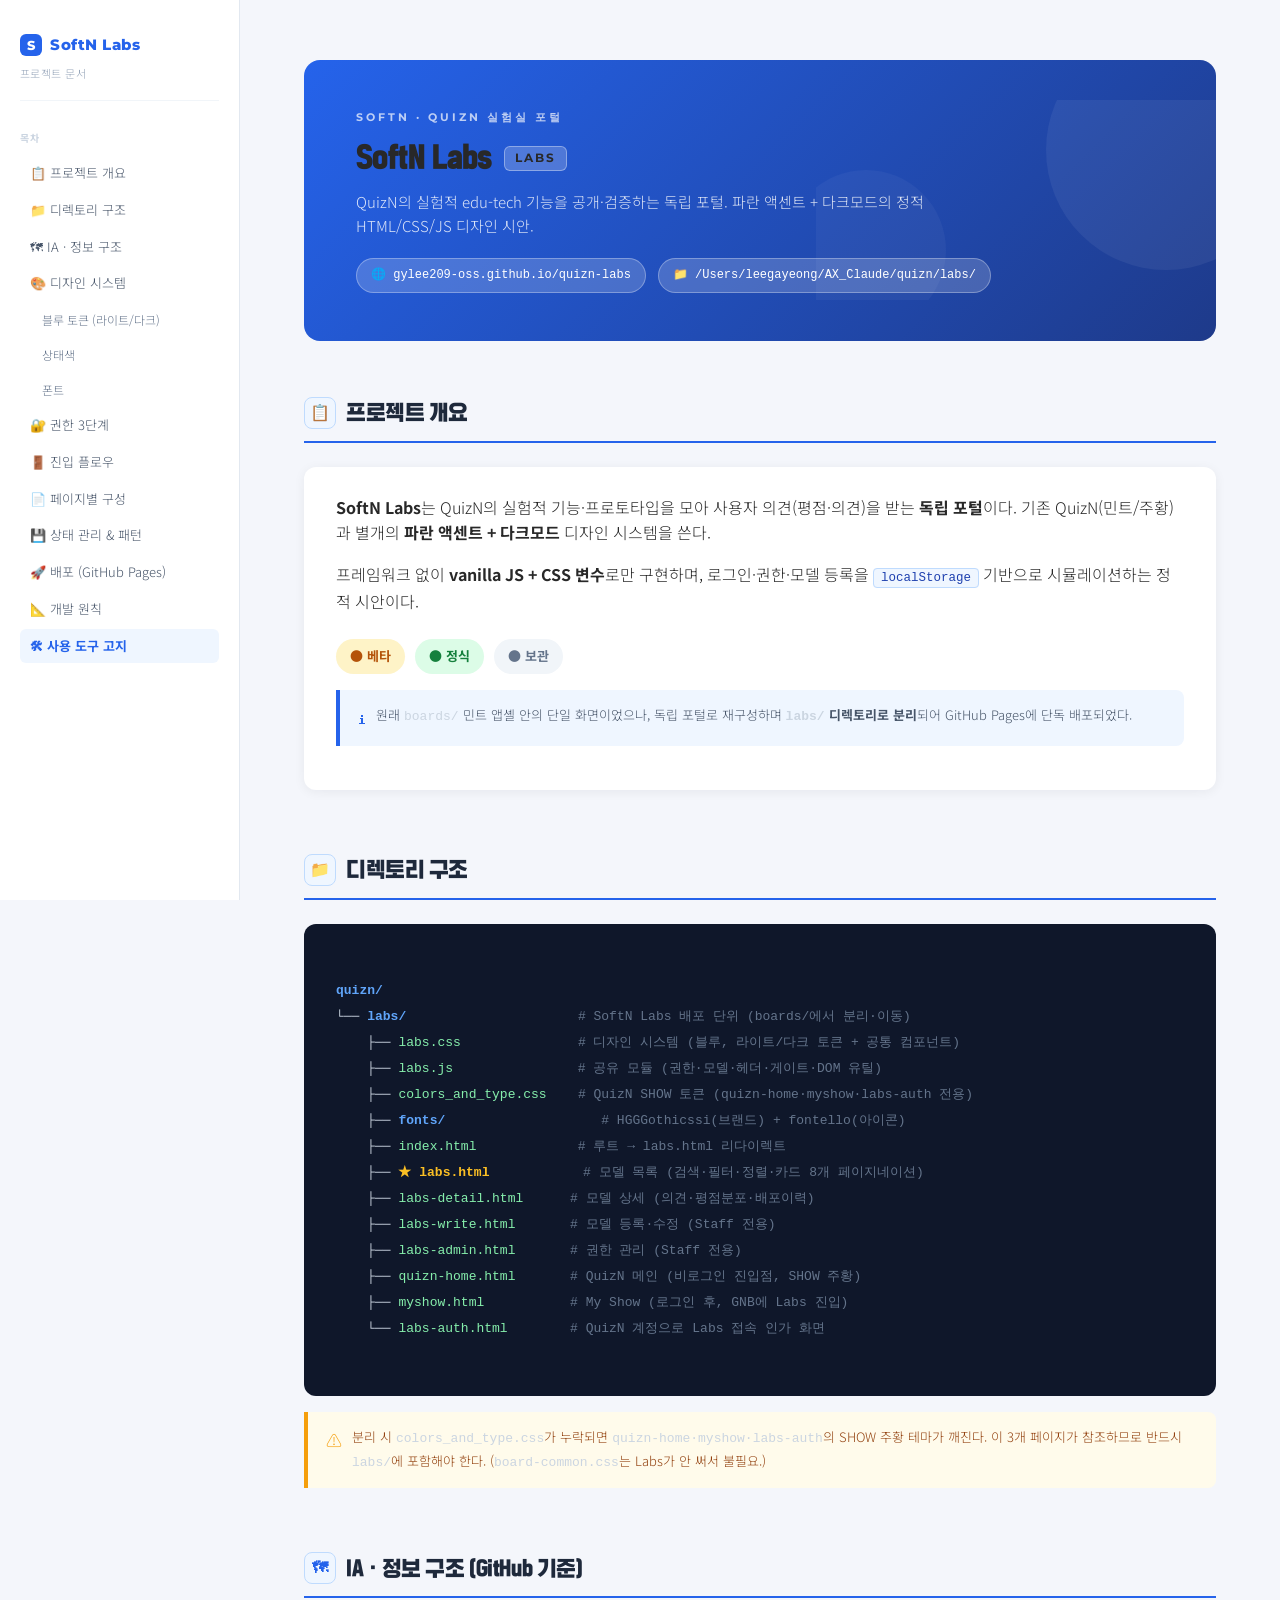
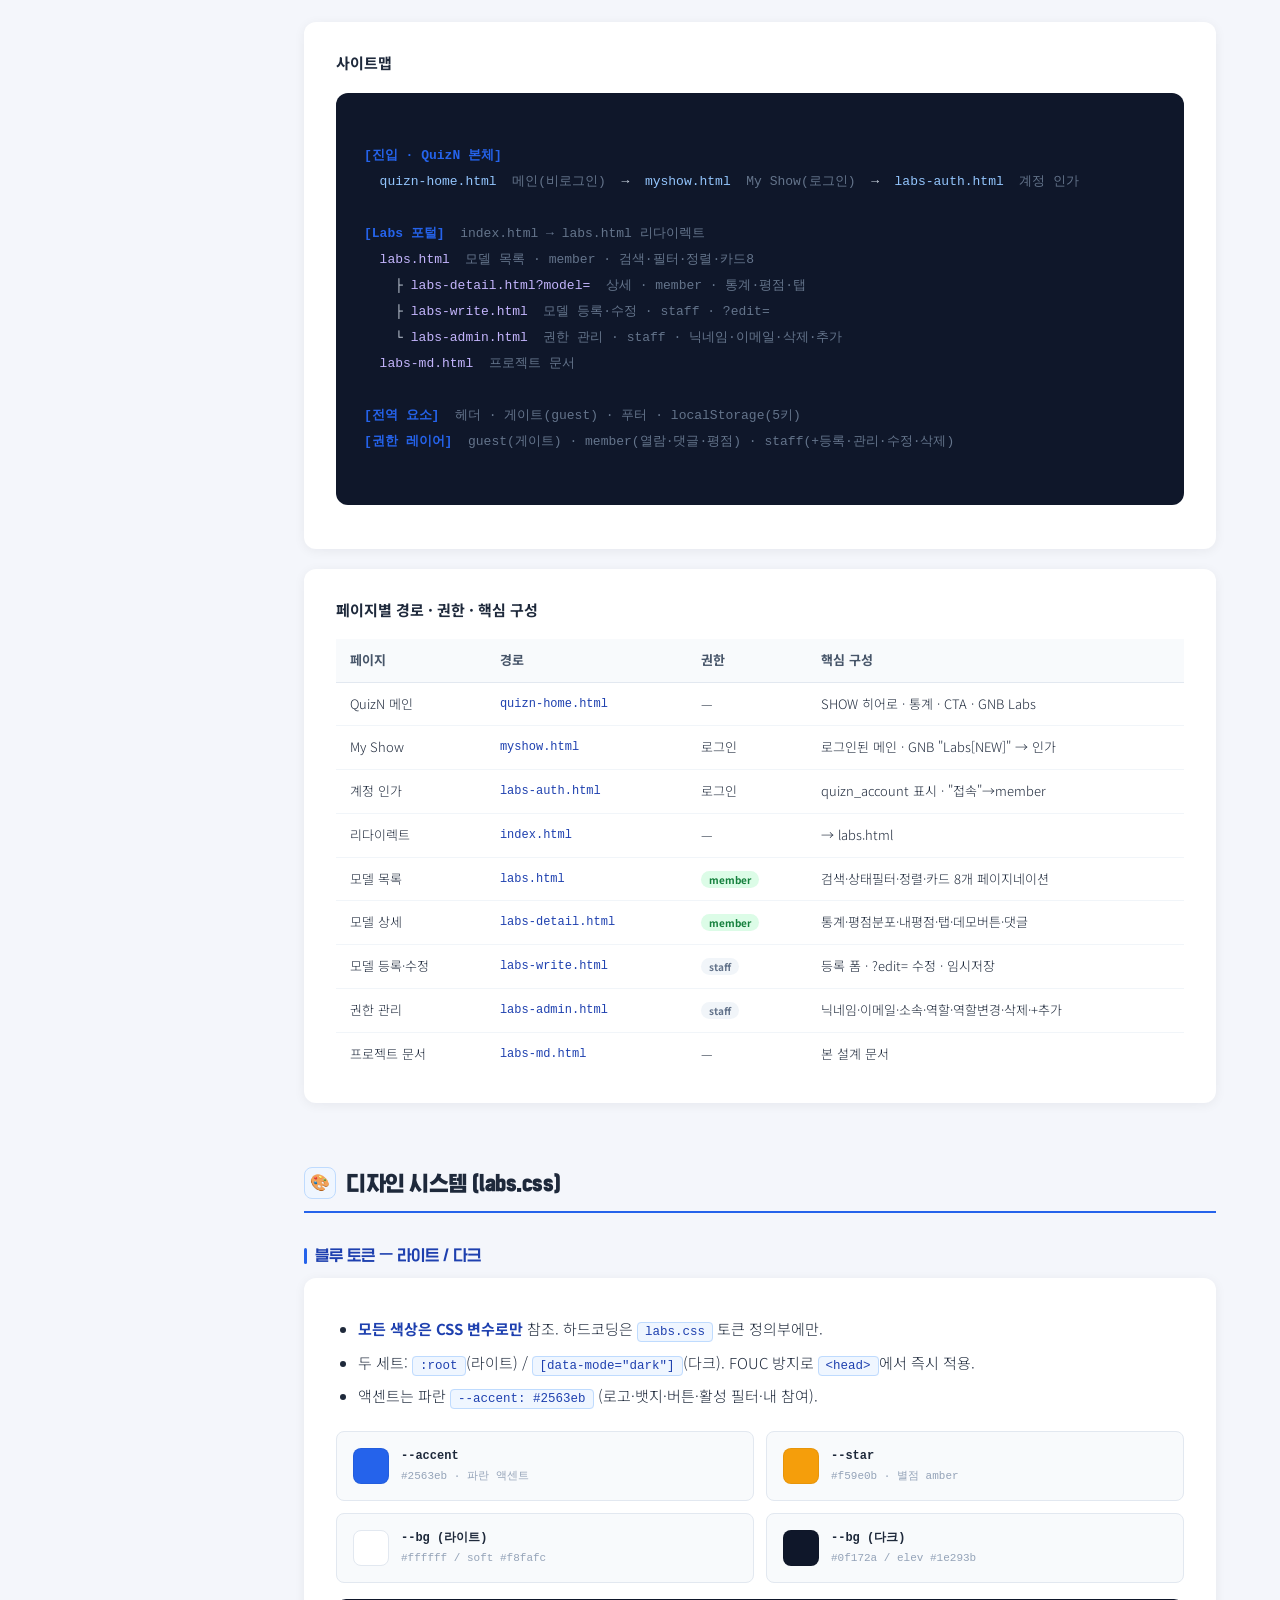
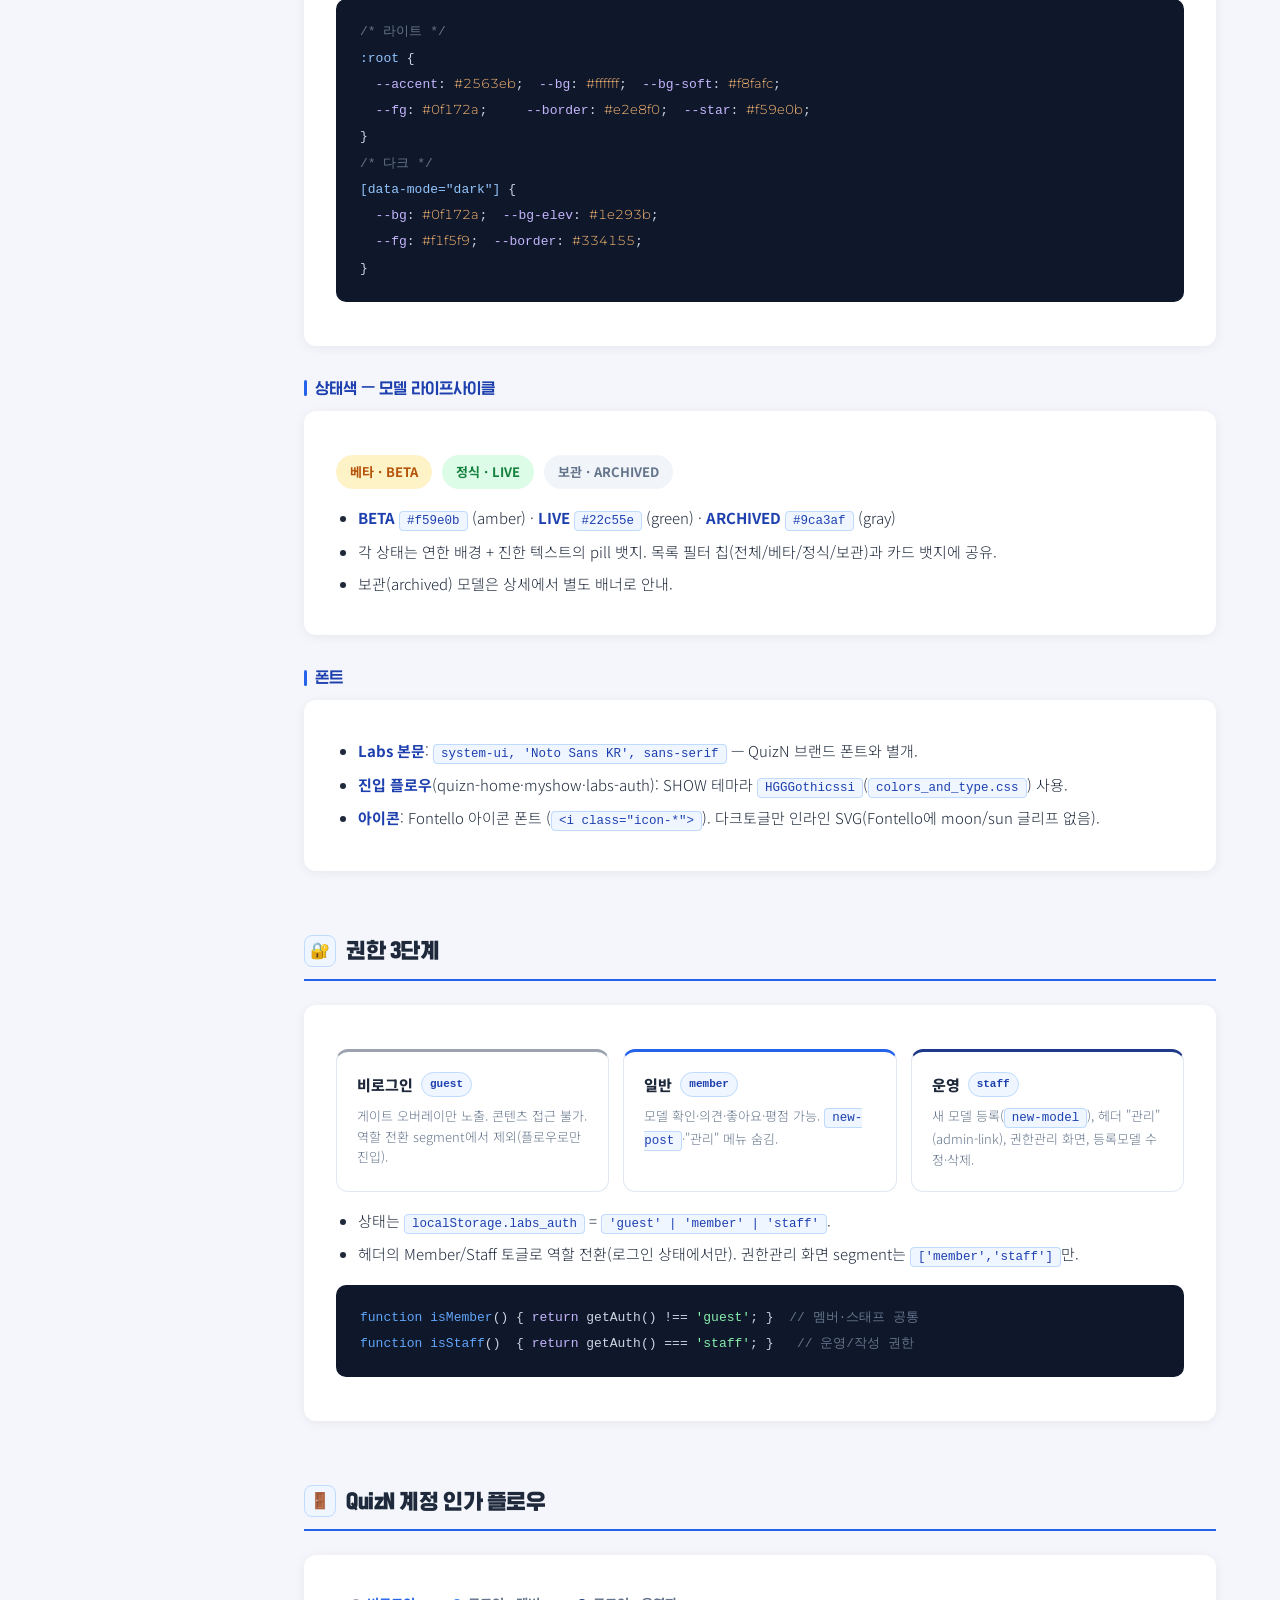
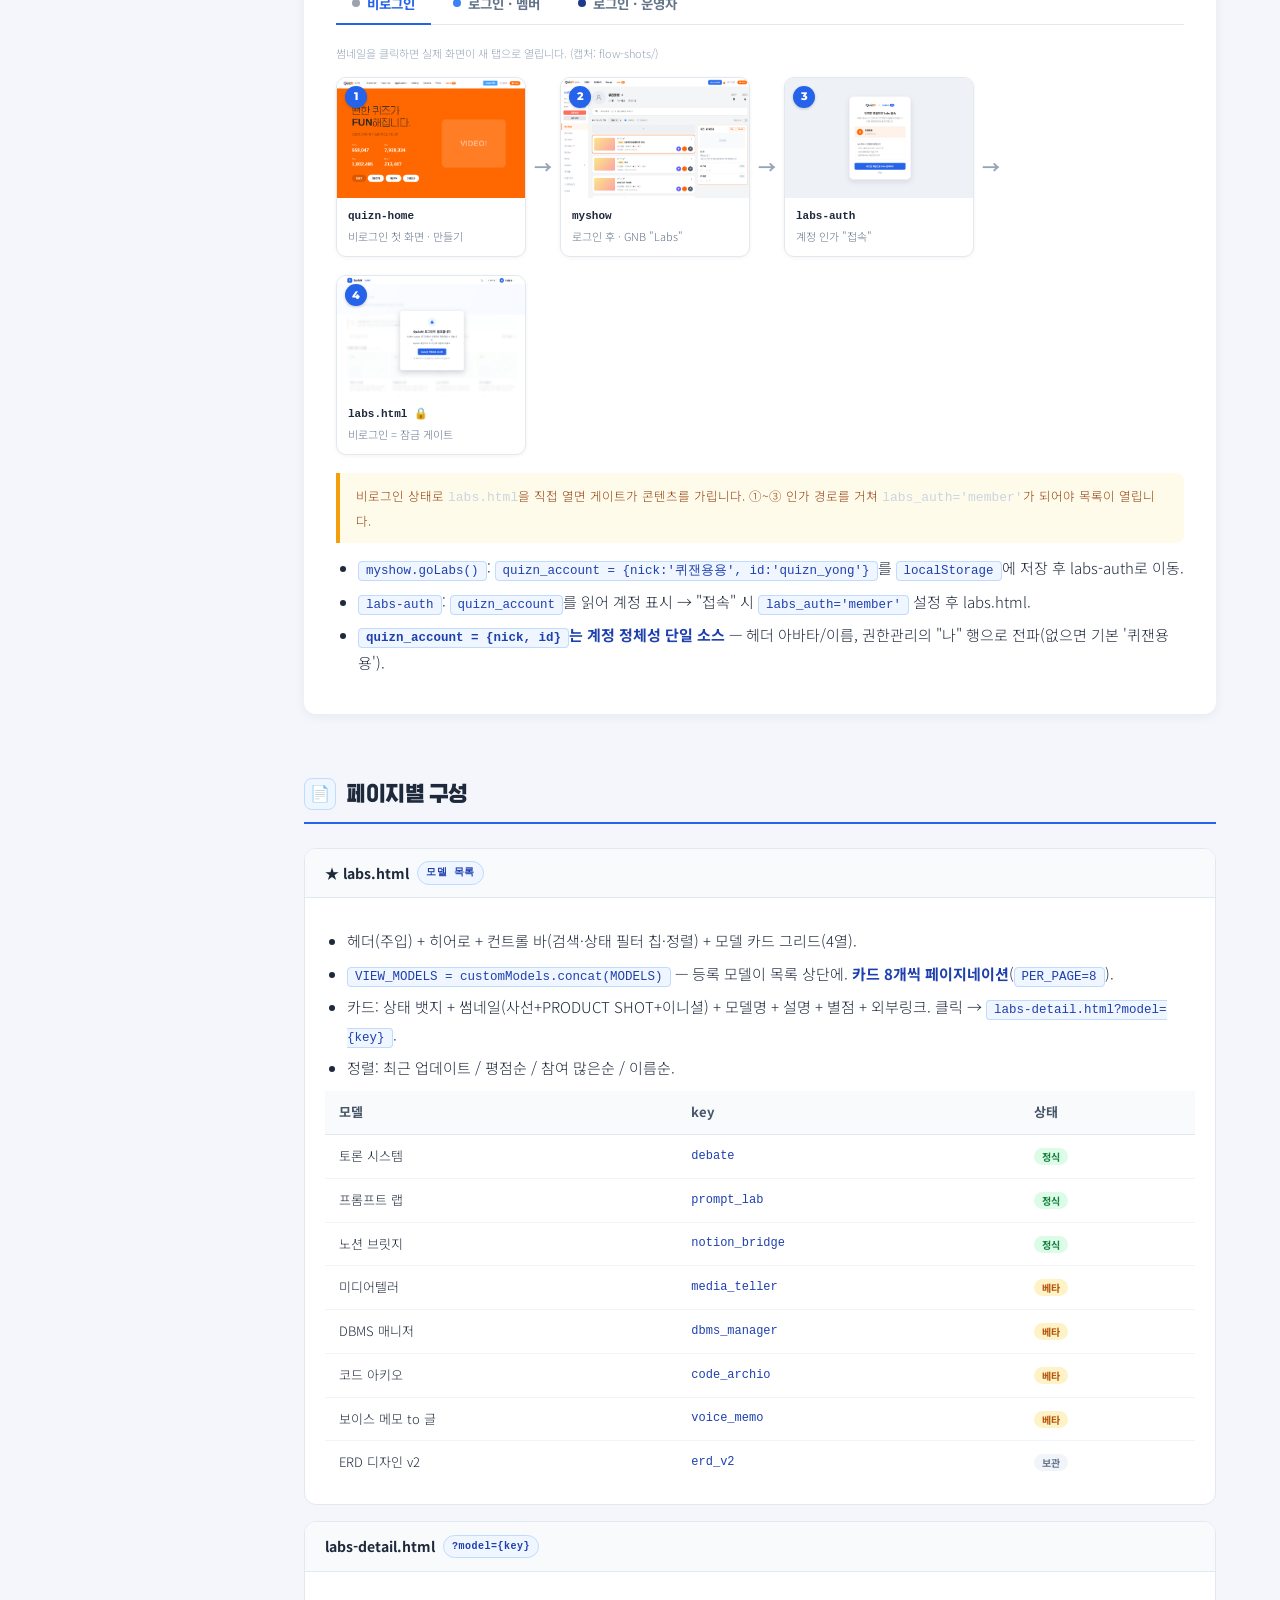
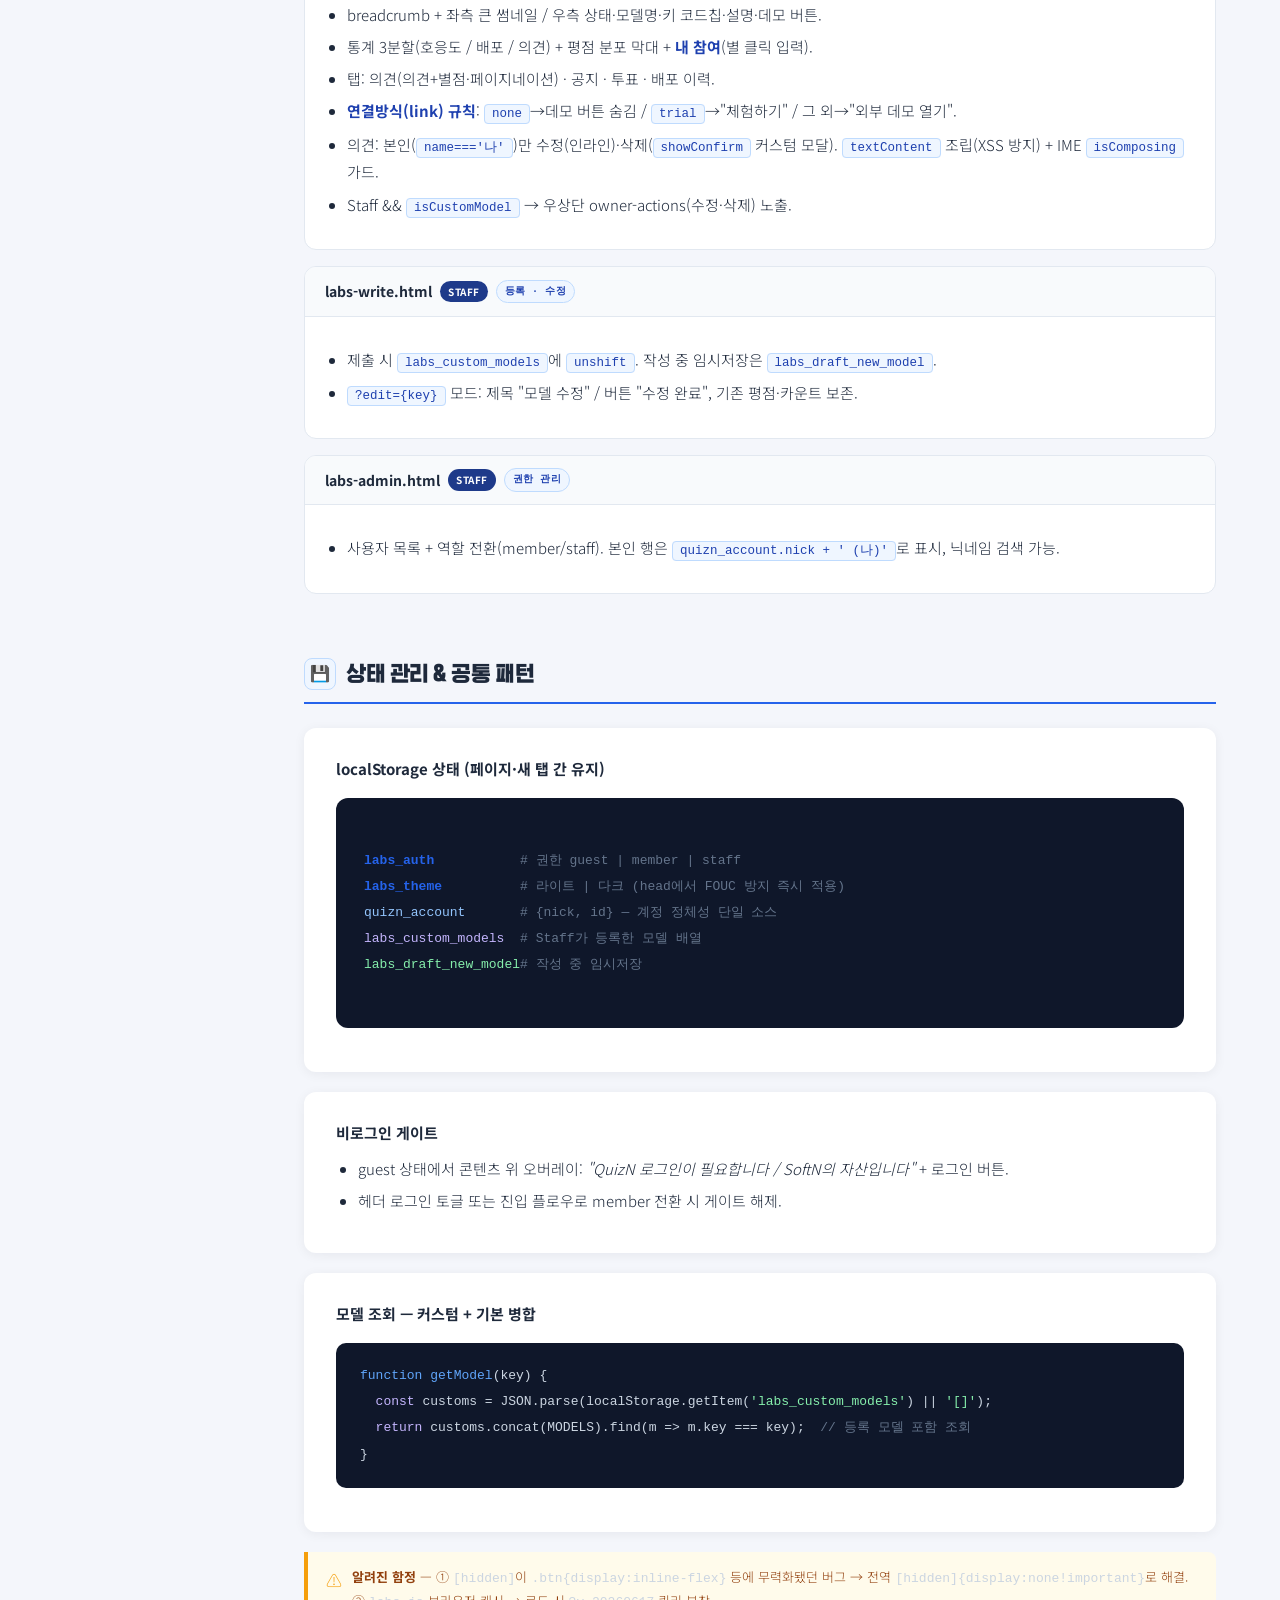
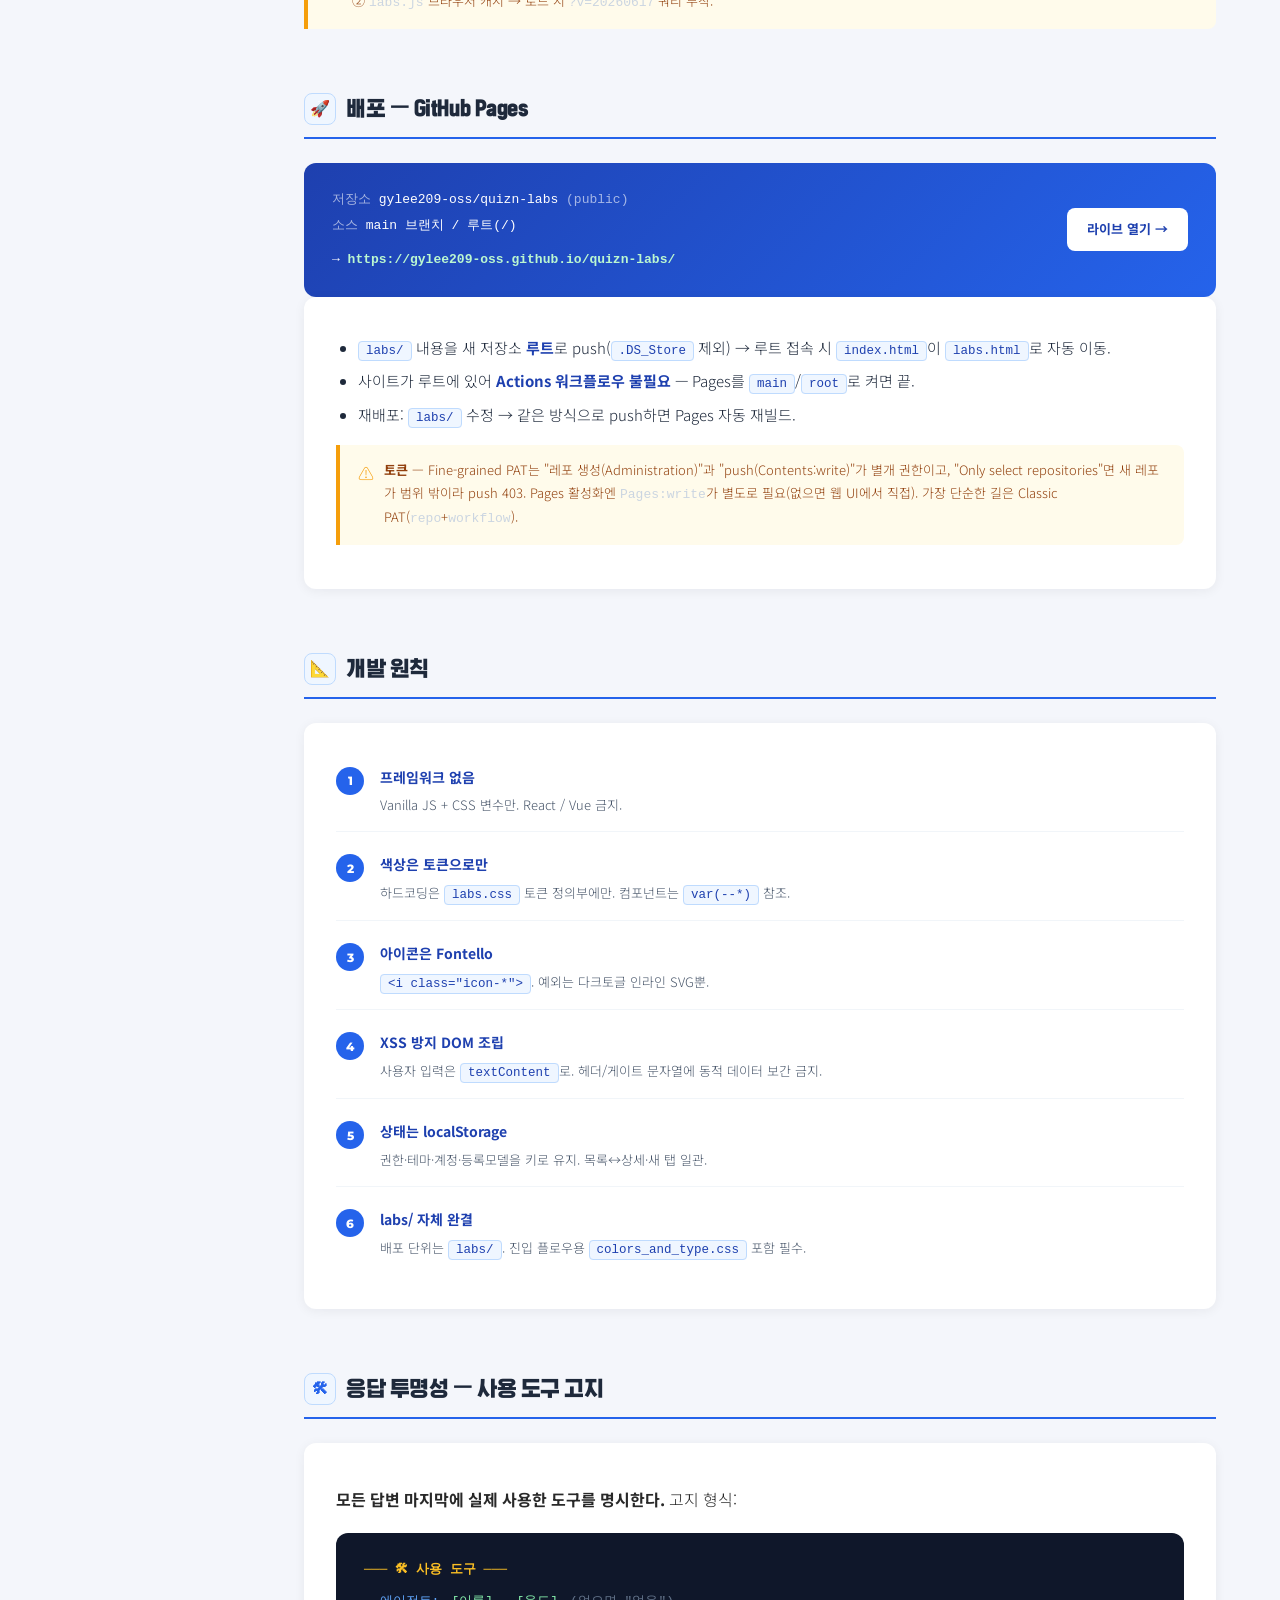
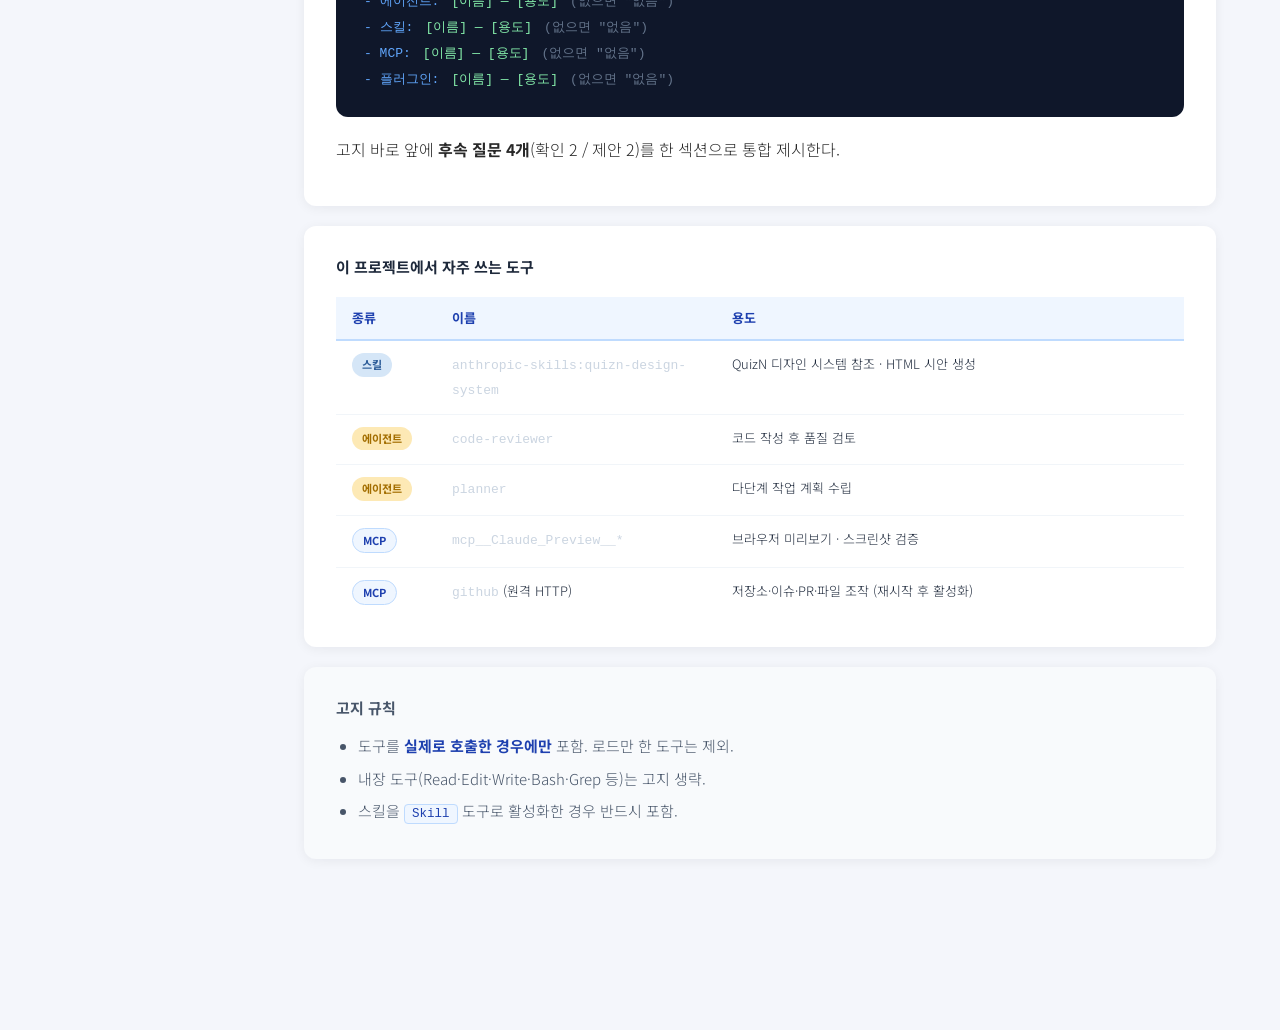
<file: labs-md.html>
<!DOCTYPE html>
<html lang="ko">
<head>
<meta charset="UTF-8">
<meta name="viewport" content="width=device-width, initial-scale=1.0">
<title>SoftN Labs — 프로젝트 문서</title>
<link rel="stylesheet" href="./colors_and_type.css">
<link rel="stylesheet" href="./fonts/fontello/css/fontello.css">
<style>
@import url('https://fonts.googleapis.com/css2?family=Montserrat:wght@400;600;700;800&display=swap');
@import url('https://fonts.googleapis.com/css2?family=Noto+Sans+KR:wght@400;500;600;700;800&display=swap');

* { box-sizing: border-box; }

body {
  margin: 0;
  background: #f4f6fb;
  font-family: 'Noto Sans KR', 'HGGGothicssi', sans-serif;
  font-size: 15px;
  line-height: 1.75;
  color: #1e293b;
}

/* ── 사이드바 TOC ── */
.sidebar {
  position: fixed;
  top: 0; left: 0;
  width: 240px; height: 100vh;
  background: #fff;
  border-right: 1px solid #e2e8f0;
  padding: 32px 20px;
  overflow-y: auto;
  z-index: 10;
}
.sidebar-logo {
  font-family: 'Montserrat', sans-serif;
  font-weight: 800; font-size: 15px;
  letter-spacing: 0.5px;
  color: #2563eb;
  margin-bottom: 6px;
  display: flex; align-items: center; gap: 8px;
}
.sidebar-logo .s-mark {
  width: 22px; height: 22px; border-radius: 6px;
  background: #2563eb; color: #fff; flex-shrink: 0;
  display: grid; place-items: center; font-size: 13px; font-weight: 800;
}
.sidebar-subtitle {
  font-size: 11px; color: #94a3b8;
  letter-spacing: 0.04em; text-transform: uppercase;
  margin-bottom: 28px;
  padding-bottom: 16px;
  border-bottom: 1px solid #f1f5f9;
}
.toc-label {
  font-size: 10px; font-weight: 700; color: #cbd5e1;
  letter-spacing: 0.1em; text-transform: uppercase;
  margin-bottom: 10px;
}
.toc-list { list-style: none; margin: 0; padding: 0; }
.toc-list li { margin-bottom: 2px; }
.toc-list a {
  display: block;
  padding: 6px 10px;
  border-radius: 6px;
  font-size: 13px; color: #475569; text-decoration: none;
  transition: all 0.15s;
}
.toc-list a:hover { background: #eff6ff; color: #2563eb; }
.toc-list a.active { background: #eff6ff; color: #2563eb; font-weight: 700; }
.toc-list .sub a { padding-left: 22px; font-size: 12px; color: #64748b; }

/* ── 메인 콘텐츠 ── */
.main-wrap {
  margin-left: 240px;
  padding: 60px 64px 120px;
  max-width: 1040px;
}

/* 페이지 헤더 */
.page-header {
  background: linear-gradient(135deg, #2563eb, #1e3a8a);
  border-radius: 16px;
  padding: 48px 52px;
  margin-bottom: 56px;
  color: #fff;
  position: relative;
  overflow: hidden;
}
.page-header::before {
  content: "";
  position: absolute; inset: 0;
  background: url("data:image/svg+xml,%3Csvg width='400' height='200' xmlns='http://www.w3.org/2000/svg'%3E%3Ccircle cx='350' cy='50' r='120' fill='rgba(255,255,255,0.06)'/%3E%3Ccircle cx='50' cy='150' r='80' fill='rgba(255,255,255,0.04)'/%3E%3C/svg%3E") no-repeat right center;
}
.page-header .eyebrow {
  font-family: 'Montserrat', sans-serif;
  font-size: 11px; font-weight: 700;
  letter-spacing: 3px; text-transform: uppercase;
  color: rgba(255,255,255,0.7);
  margin-bottom: 12px;
}
.page-header h1 {
  font-size: 32px; font-weight: 800;
  margin: 0 0 12px; letter-spacing: -0.02em;
  display: flex; align-items: center; gap: 12px;
}
.page-header h1 .labs-tag {
  font-family: 'Montserrat', sans-serif;
  font-size: 12px; font-weight: 700; letter-spacing: 2px;
  background: rgba(255,255,255,0.2);
  border: 1px solid rgba(255,255,255,0.35);
  border-radius: 6px; padding: 4px 10px;
}
.page-header p {
  font-size: 15px; color: rgba(255,255,255,0.85);
  margin: 0; max-width: 580px;
}
.file-badge {
  display: inline-flex; align-items: center; gap: 6px;
  background: rgba(255,255,255,0.18);
  border: 1px solid rgba(255,255,255,0.3);
  border-radius: 50px;
  padding: 6px 14px; font-size: 12px;
  font-family: 'SF Mono', Consolas, monospace;
  margin-top: 20px; margin-right: 8px; color: #fff;
  text-decoration: none;
}
.file-badge:hover { background: rgba(255,255,255,0.28); }

/* 섹션 */
.section {
  margin-bottom: 64px;
  scroll-margin-top: 32px;
}
.section-title {
  font-size: 22px; font-weight: 800;
  margin: 0 0 24px; padding-bottom: 12px;
  border-bottom: 2px solid #2563eb;
  display: flex; align-items: center; gap: 10px;
  letter-spacing: -0.02em;
}
.section-title .icon {
  width: 32px; height: 32px; border-radius: 8px;
  background: #eff6ff; color: #2563eb;
  display: grid; place-items: center; font-size: 16px;
  flex-shrink: 0; border: 1px solid #bfdbfe;
}
.subsection-title {
  font-size: 16px; font-weight: 700;
  margin: 32px 0 12px;
  color: #1e40af;
  display: flex; align-items: center; gap: 8px;
}
.subsection-title::before {
  content: ""; width: 3px; height: 16px;
  background: #2563eb; border-radius: 2px; flex-shrink: 0;
}

/* 카드 */
.card {
  background: #fff;
  border-radius: 12px;
  padding: 28px 32px;
  box-shadow: 0 2px 12px rgba(15,23,42,0.06);
  margin-bottom: 20px;
}
.card + .card { margin-top: 16px; }

/* 파일 트리 */
.file-tree {
  background: #0f172a;
  border-radius: 12px;
  padding: 28px 32px;
  font-family: 'SF Mono', Consolas, monospace;
  font-size: 13px; line-height: 2;
  color: #cbd5e1;
  overflow-x: auto;
  white-space: pre;
}
.file-tree .dir { color: #60a5fa; font-weight: 700; }
.file-tree .file { color: #86efac; }
.file-tree .comment { color: #64748b; }
.file-tree .star { color: #fbbf24; font-weight: 700; }

/* 코드 블록 */
pre {
  background: #0f172a;
  border-radius: 10px;
  padding: 20px 24px;
  overflow-x: auto;
  margin: 16px 0;
}
code {
  font-family: 'SF Mono', Consolas, monospace;
  font-size: 13px; line-height: 1.8;
  color: #cbd5e1;
}
p code, li code {
  background: #eff6ff;
  color: #1e40af;
  padding: 2px 7px; border-radius: 4px;
  font-size: 12.5px;
  border: 1px solid #bfdbfe;
}

/* syntax highlight */
.kw  { color: #c4b5fd; }
.str { color: #86efac; }
.cm  { color: #64748b; }
.fn  { color: #60a5fa; }
.num { color: #fdba74; }
.prop{ color: #93c5fd; }

/* 리스트 */
ul { padding-left: 22px; margin: 10px 0; }
ul li { margin-bottom: 6px; }
ul li strong { color: #1e40af; }

/* 토큰 변수 카드 */
.token-grid {
  display: grid; grid-template-columns: repeat(2, 1fr);
  gap: 12px; margin: 16px 0;
}
.token-item {
  background: #f8fafc; border: 1px solid #e2e8f0;
  border-radius: 8px; padding: 14px 16px;
  display: flex; align-items: center; gap: 12px;
}
.token-swatch {
  width: 36px; height: 36px; border-radius: 8px;
  flex-shrink: 0; border: 1px solid rgba(0,0,0,0.06);
}
.token-info .name {
  font-family: 'SF Mono', Consolas, monospace;
  font-size: 12px; font-weight: 700; color: #1e293b;
}
.token-info .val {
  font-size: 11px; color: #94a3b8; font-family: 'SF Mono', Consolas, monospace;
}

/* 상태 뱃지 */
.status-row { display: flex; gap: 10px; margin: 16px 0; flex-wrap: wrap; }
.status-badge {
  display: inline-flex; align-items: center; gap: 6px;
  padding: 6px 14px; border-radius: 50px; font-size: 13px; font-weight: 700;
}
.status-badge.beta     { background: #fef3c7; color: #b45309; }
.status-badge.live     { background: #dcfce7; color: #15803d; }
.status-badge.archived { background: #f1f5f9; color: #64748b; }

/* 권한 카드 */
.role-grid { display: grid; grid-template-columns: repeat(3, 1fr); gap: 14px; margin: 16px 0; }
.role-card {
  border: 1px solid #e2e8f0; border-radius: 12px; padding: 20px;
  background: #fff;
}
.role-card .role-head {
  display: flex; align-items: center; gap: 8px;
  font-weight: 800; font-size: 15px; margin-bottom: 4px;
}
.role-card .role-tag {
  font-family: 'SF Mono', monospace; font-size: 11px;
  background: #eff6ff; color: #1e40af; border: 1px solid #bfdbfe;
  border-radius: 50px; padding: 2px 8px;
}
.role-card.guest  { border-top: 3px solid #9ca3af; }
.role-card.member { border-top: 3px solid #2563eb; }
.role-card.staff  { border-top: 3px solid #1e3a8a; }
.role-card p { font-size: 13px; color: #64748b; margin: 8px 0 0; }

/* 플로우 다이어그램 */
.flow {
  display: flex; align-items: stretch; gap: 0; flex-wrap: wrap;
  margin: 16px 0;
}
.flow-step {
  flex: 1; min-width: 130px;
  background: #fff; border: 1px solid #e2e8f0; border-radius: 10px;
  padding: 16px 14px; text-align: center; position: relative;
}
.flow-step .fs-file {
  font-family: 'SF Mono', monospace; font-size: 11px; color: #2563eb; font-weight: 700;
  display: block; margin-bottom: 4px;
}
.flow-step .fs-desc { font-size: 12px; color: #64748b; }
.flow-arrow { display: grid; place-items: center; color: #94a3b8; font-weight: 700; padding: 0 6px; }

/* 패턴 박스 */
.pattern-box {
  background: #fff; border-radius: 12px;
  border: 1px solid #e2e8f0;
  overflow: hidden; margin-bottom: 16px;
}
.pattern-box-head {
  background: #f8fafc; padding: 12px 20px;
  font-weight: 700; font-size: 14px;
  border-bottom: 1px solid #e2e8f0;
  display: flex; align-items: center; gap: 8px; flex-wrap: wrap;
}
.pattern-box-head .tag {
  background: #eff6ff; color: #1e40af;
  font-size: 10px; font-weight: 700; letter-spacing: 0.05em;
  padding: 2px 8px; border-radius: 50px;
  border: 1px solid #bfdbfe;
  font-family: 'SF Mono', monospace;
}
.pattern-box-head .staff-only {
  background: #1e3a8a; color: #fff; font-size: 10px; font-weight: 700;
  padding: 2px 8px; border-radius: 50px; letter-spacing: 0.05em;
}
.pattern-box-body { padding: 20px; }

/* 도구 테이블 */
.tool-table { width: 100%; border-collapse: collapse; font-size: 13px; }
.tool-table th {
  background: #eff6ff; color: #1e40af; font-weight: 700;
  padding: 10px 16px; text-align: left;
  border-bottom: 2px solid #bfdbfe;
}
.tool-table td {
  padding: 12px 16px; border-bottom: 1px solid #f1f5f9;
  vertical-align: top;
}
.tool-table tr:last-child td { border-bottom: 0; }
.tool-table .badge {
  display: inline-block;
  padding: 2px 10px; border-radius: 50px; font-size: 11px; font-weight: 700;
  margin-bottom: 2px;
}
.badge-agent  { background: #fde9b5; color: #a36e00; }
.badge-skill  { background: #d5e6f7; color: #2d5d99; }
.badge-mcp    { background: #eff6ff; color: #1e40af; border: 1px solid #bfdbfe; }
.badge-plugin { background: #f5f0ff; color: #7249b7; }

/* 고지 형식 박스 */
.notice-box {
  background: #0f172a; border-radius: 12px;
  padding: 24px 28px; margin: 20px 0;
  font-family: 'SF Mono', Consolas, monospace;
  font-size: 13px; line-height: 2; color: #cbd5e1;
}
.notice-box .nt-line { display: flex; gap: 12px; }
.notice-box .nt-key  { color: #60a5fa; }
.notice-box .nt-val  { color: #86efac; }
.notice-box .nt-meta { color: #64748b; }
.notice-box .nt-head { color: #fbbf24; font-weight: 700; margin-bottom: 6px; }

/* 레이아웃 다이어그램 */
.layout-diagram {
  background: #0f172a; border-radius: 12px;
  padding: 24px 28px; margin: 16px 0;
  font-family: 'SF Mono', Consolas, monospace;
  font-size: 13px; line-height: 2; color: #cbd5e1;
  white-space: pre; overflow-x: auto;
}
.layout-diagram .ld-root { color: #60a5fa; }
.layout-diagram .ld-a   { color: #2563eb; font-weight: 700; }
.layout-diagram .ld-b   { color: #93c5fd; }
.layout-diagram .ld-c   { color: #c4b5fd; }
.layout-diagram .ld-d   { color: #86efac; }
.layout-diagram .ld-dim { color: #64748b; }

/* 라이브 배포 박스 */
.deploy-box {
  background: linear-gradient(135deg, #1e40af, #2563eb);
  border-radius: 12px; padding: 24px 28px;
  display: flex; align-items: center; gap: 24px; flex-wrap: wrap;
}
.deploy-box .cmd {
  flex: 1; min-width: 280px;
  font-family: 'SF Mono', Consolas, monospace;
  font-size: 13px; color: #fff; line-height: 2;
}
.deploy-box .cmd .label { color: rgba(255,255,255,0.6); }
.deploy-box .cmd .url { color: #bbf7d0; font-weight: 700; }
.deploy-btn {
  background: #fff; color: #1e40af;
  border: 0; border-radius: 8px;
  padding: 10px 20px; font-weight: 700; font-size: 13px;
  cursor: pointer; white-space: nowrap; text-decoration: none;
  font-family: 'Noto Sans KR', sans-serif;
}
.deploy-btn:hover { background: #eff6ff; }

/* 알림 배너 */
.alert-info {
  background: #eff6ff; border-left: 4px solid #2563eb;
  border-radius: 0 8px 8px 0;
  padding: 14px 18px; font-size: 13px; color: #475569;
  margin: 16px 0; display: flex; gap: 10px; align-items: flex-start;
}
.alert-info .icon { color: #2563eb; flex-shrink: 0; font-size: 16px; }
.alert-warn {
  background: #fffbeb; border-left: 4px solid #f59e0b;
  border-radius: 0 8px 8px 0;
  padding: 14px 18px; font-size: 13px; color: #92400e;
  margin: 16px 0; display: flex; gap: 10px; align-items: flex-start;
}
.alert-warn .icon { color: #f59e0b; flex-shrink: 0; font-size: 16px; }

/* 규칙 번호 리스트 */
.rule-list { list-style: none; padding: 0; margin: 0; }
.rule-list li {
  display: flex; gap: 16px; align-items: flex-start;
  padding: 14px 0; border-bottom: 1px solid #f1f5f9;
}
.rule-list li:last-child { border-bottom: 0; }
.rule-num {
  width: 28px; height: 28px; border-radius: 50%;
  background: #2563eb; color: #fff;
  display: grid; place-items: center;
  font-family: 'Montserrat', sans-serif;
  font-size: 12px; font-weight: 800; flex-shrink: 0;
  margin-top: 2px;
}
.rule-content strong { display: block; font-size: 14px; margin-bottom: 2px; }
.rule-content span { font-size: 13px; color: #475569; }

/* 모델 테이블 */
.model-table { width: 100%; border-collapse: collapse; font-size: 13px; }
.model-table th {
  background: #f8fafc; color: #475569; font-weight: 700;
  padding: 10px 14px; text-align: left; border-bottom: 1px solid #e2e8f0;
}
.model-table td { padding: 10px 14px; border-bottom: 1px solid #f1f5f9; }
.model-table tr:last-child td { border-bottom: 0; }
.model-table .key { font-family: 'SF Mono', monospace; font-size: 12px; color: #1e40af; }
.mini-badge { font-size: 10px; font-weight: 700; padding: 1px 8px; border-radius: 50px; }
.mini-badge.beta { background: #fef3c7; color: #b45309; }
.mini-badge.live { background: #dcfce7; color: #15803d; }
.mini-badge.archived { background: #f1f5f9; color: #64748b; }

/* 스크롤바 */
.sidebar::-webkit-scrollbar { width: 4px; }
.sidebar::-webkit-scrollbar-thumb { background: #e2e8f0; border-radius: 2px; }

/* 반응형 */
@media (max-width: 900px) {
  .sidebar { display: none; }
  .main-wrap { margin-left: 0; padding: 32px 24px 80px; }
  .token-grid, .role-grid { grid-template-columns: 1fr; }
  .flow { flex-direction: column; }
  .flow-arrow { transform: rotate(90deg); }
}
</style>
</head>
<body>

<!-- 사이드바 TOC -->
<nav class="sidebar">
  <div class="sidebar-logo"><span class="s-mark">S</span> SoftN Labs</div>
  <div class="sidebar-subtitle">프로젝트 문서</div>
  <div class="toc-label">목차</div>
  <ul class="toc-list" id="toc">
    <li><a href="#overview">📋 프로젝트 개요</a></li>
    <li><a href="#structure">📁 디렉토리 구조</a></li>
    <li><a href="#ia">🗺 IA · 정보 구조</a></li>
    <li><a href="#design">🎨 디자인 시스템</a></li>
    <li class="sub"><ul class="toc-list">
      <li><a href="#tokens">블루 토큰 (라이트/다크)</a></li>
      <li><a href="#status">상태색</a></li>
      <li><a href="#fonts">폰트</a></li>
    </ul></li>
    <li><a href="#roles">🔐 권한 3단계</a></li>
    <li><a href="#flow">🚪 진입 플로우</a></li>
    <li><a href="#pages">📄 페이지별 구성</a></li>
    <li><a href="#state">💾 상태 관리 &amp; 패턴</a></li>
    <li><a href="#deploy">🚀 배포 (GitHub Pages)</a></li>
    <li><a href="#principles">📐 개발 원칙</a></li>
    <li><a href="#tools">🛠 사용 도구 고지</a></li>
  </ul>
</nav>

<!-- 메인 콘텐츠 -->
<main class="main-wrap">

  <!-- 페이지 헤더 -->
  <div class="page-header">
    <div class="eyebrow">SoftN · QuizN 실험실 포털</div>
    <h1>SoftN Labs <span class="labs-tag">LABS</span></h1>
    <p>QuizN의 실험적 edu-tech 기능을 공개·검증하는 독립 포털. 파란 액센트 + 다크모드의 정적 HTML/CSS/JS 디자인 시안.</p>
    <a class="file-badge" href="https://gylee209-oss.github.io/quizn-labs/" target="_blank">🌐 gylee209-oss.github.io/quizn-labs</a>
    <span class="file-badge">📁 /Users/leegayeong/AX_Claude/quizn/labs/</span>
  </div>

  <!-- 1. 프로젝트 개요 -->
  <section class="section" id="overview">
    <h2 class="section-title"><span class="icon">📋</span> 프로젝트 개요</h2>
    <div class="card">
      <p style="margin:0 0 16px;"><strong>SoftN Labs</strong>는 QuizN의 실험적 기능·프로토타입을 모아 사용자 의견(평점·의견)을 받는 <strong>독립 포털</strong>이다. 기존 QuizN(민트/주황)과 별개의 <strong>파란 액센트 + 다크모드</strong> 디자인 시스템을 쓴다.</p>
      <p style="margin:0;">프레임워크 없이 <strong>vanilla JS + CSS 변수</strong>로만 구현하며, 로그인·권한·모델 등록을 <code>localStorage</code> 기반으로 시뮬레이션하는 정적 시안이다.</p>
      <div class="status-row" style="margin-top:24px;">
        <span class="status-badge beta">● 베타</span>
        <span class="status-badge live">● 정식</span>
        <span class="status-badge archived">● 보관</span>
      </div>
      <div class="alert-info">
        <span class="icon">ℹ</span>
        <span>원래 <code>boards/</code> 민트 앱셸 안의 단일 화면이었으나, 독립 포털로 재구성하며 <strong><code>labs/</code> 디렉토리로 분리</strong>되어 GitHub Pages에 단독 배포되었다.</span>
      </div>
    </div>
  </section>

  <!-- 2. 디렉토리 구조 -->
  <section class="section" id="structure">
    <h2 class="section-title"><span class="icon">📁</span> 디렉토리 구조</h2>
    <div class="file-tree">
<span class="dir">quizn/</span>
└── <span class="dir">labs/</span>                      <span class="comment"># SoftN Labs 배포 단위 (boards/에서 분리·이동)</span>
    ├── <span class="file">labs.css</span>               <span class="comment"># 디자인 시스템 (블루, 라이트/다크 토큰 + 공통 컴포넌트)</span>
    ├── <span class="file">labs.js</span>                <span class="comment"># 공유 모듈 (권한·모델·헤더·게이트·DOM 유틸)</span>
    ├── <span class="file">colors_and_type.css</span>    <span class="comment"># QuizN SHOW 토큰 (quizn-home·myshow·labs-auth 전용)</span>
    ├── <span class="dir">fonts/</span>                    <span class="comment"># HGGGothicssi(브랜드) + fontello(아이콘)</span>
    ├── <span class="file">index.html</span>             <span class="comment"># 루트 → labs.html 리다이렉트</span>
    ├── <span class="file star">★ labs.html</span>            <span class="comment"># 모델 목록 (검색·필터·정렬·카드 8개 페이지네이션)</span>
    ├── <span class="file">labs-detail.html</span>      <span class="comment"># 모델 상세 (의견·평점분포·배포이력)</span>
    ├── <span class="file">labs-write.html</span>       <span class="comment"># 모델 등록·수정 (Staff 전용)</span>
    ├── <span class="file">labs-admin.html</span>       <span class="comment"># 권한 관리 (Staff 전용)</span>
    ├── <span class="file">quizn-home.html</span>       <span class="comment"># QuizN 메인 (비로그인 진입점, SHOW 주황)</span>
    ├── <span class="file">myshow.html</span>           <span class="comment"># My Show (로그인 후, GNB에 Labs 진입)</span>
    └── <span class="file">labs-auth.html</span>        <span class="comment"># QuizN 계정으로 Labs 접속 인가 화면</span>
    </div>
    <div class="alert-warn">
      <span class="icon">⚠</span>
      <span>분리 시 <code>colors_and_type.css</code>가 누락되면 <code>quizn-home·myshow·labs-auth</code>의 SHOW 주황 테마가 깨진다. 이 3개 페이지가 참조하므로 반드시 <code>labs/</code>에 포함해야 한다. (<code>board-common.css</code>는 Labs가 안 써서 불필요.)</span>
    </div>
  </section>

  <!-- 2.5 IA -->
  <section class="section" id="ia">
    <h2 class="section-title"><span class="icon">🗺</span> IA · 정보 구조 (GitHub 기준)</h2>
    <div class="card">
      <strong style="display:block;margin-bottom:10px;">사이트맵</strong>
      <div class="layout-diagram">
<span class="ld-a">[진입 · QuizN 본체]</span>
  <span class="ld-b">quizn-home.html</span>  <span class="ld-dim">메인(비로그인)</span>  →  <span class="ld-b">myshow.html</span>  <span class="ld-dim">My Show(로그인)</span>  →  <span class="ld-b">labs-auth.html</span>  <span class="ld-dim">계정 인가</span>

<span class="ld-a">[Labs 포털]</span>  <span class="ld-dim">index.html → labs.html 리다이렉트</span>
  <span class="ld-c">labs.html</span>  <span class="ld-dim">모델 목록 · member · 검색·필터·정렬·카드8</span>
    ├ <span class="ld-c">labs-detail.html?model=</span>  <span class="ld-dim">상세 · member · 통계·평점·탭</span>
    ├ <span class="ld-c">labs-write.html</span>  <span class="ld-dim">모델 등록·수정 · staff · ?edit=</span>
    └ <span class="ld-c">labs-admin.html</span>  <span class="ld-dim">권한 관리 · staff · 닉네임·이메일·삭제·추가</span>
  <span class="ld-c">labs-md.html</span>  <span class="ld-dim">프로젝트 문서</span>

<span class="ld-a">[전역 요소]</span>  <span class="ld-dim">헤더 · 게이트(guest) · 푸터 · localStorage(5키)</span>
<span class="ld-a">[권한 레이어]</span>  <span class="ld-dim">guest(게이트) · member(열람·댓글·평점) · staff(+등록·관리·수정·삭제)</span>
      </div>
    </div>
    <div class="card">
      <strong style="display:block;margin-bottom:16px;">페이지별 경로 · 권한 · 핵심 구성</strong>
      <table class="model-table">
        <thead><tr><th>페이지</th><th>경로</th><th>권한</th><th>핵심 구성</th></tr></thead>
        <tbody>
          <tr><td>QuizN 메인</td><td class="key">quizn-home.html</td><td>—</td><td>SHOW 히어로 · 통계 · CTA · GNB Labs</td></tr>
          <tr><td>My Show</td><td class="key">myshow.html</td><td>로그인</td><td>로그인된 메인 · GNB "Labs[NEW]" → 인가</td></tr>
          <tr><td>계정 인가</td><td class="key">labs-auth.html</td><td>로그인</td><td>quizn_account 표시 · "접속"→member</td></tr>
          <tr><td>리다이렉트</td><td class="key">index.html</td><td>—</td><td>→ labs.html</td></tr>
          <tr><td>모델 목록</td><td class="key">labs.html</td><td><span class="mini-badge live">member</span></td><td>검색·상태필터·정렬·카드 8개 페이지네이션</td></tr>
          <tr><td>모델 상세</td><td class="key">labs-detail.html</td><td><span class="mini-badge live">member</span></td><td>통계·평점분포·내평점·탭·데모버튼·댓글</td></tr>
          <tr><td>모델 등록·수정</td><td class="key">labs-write.html</td><td><span class="mini-badge archived">staff</span></td><td>등록 폼 · ?edit= 수정 · 임시저장</td></tr>
          <tr><td>권한 관리</td><td class="key">labs-admin.html</td><td><span class="mini-badge archived">staff</span></td><td>닉네임·이메일·소속·역할·역할변경·삭제·+추가</td></tr>
          <tr><td>프로젝트 문서</td><td class="key">labs-md.html</td><td>—</td><td>본 설계 문서</td></tr>
        </tbody>
      </table>
    </div>
  </section>

  <!-- 3. 디자인 시스템 -->
  <section class="section" id="design">
    <h2 class="section-title"><span class="icon">🎨</span> 디자인 시스템 (labs.css)</h2>

    <h3 class="subsection-title" id="tokens">블루 토큰 — 라이트 / 다크</h3>
    <div class="card">
      <ul>
        <li><strong>모든 색상은 CSS 변수로만</strong> 참조. 하드코딩은 <code>labs.css</code> 토큰 정의부에만.</li>
        <li>두 세트: <code>:root</code>(라이트) / <code>[data-mode="dark"]</code>(다크). FOUC 방지로 <code>&lt;head&gt;</code>에서 즉시 적용.</li>
        <li>액센트는 파란 <code>--accent: #2563eb</code> (로고·뱃지·버튼·활성 필터·내 참여).</li>
      </ul>
      <div class="token-grid" style="margin-top:20px;">
        <div class="token-item">
          <div class="token-swatch" style="background:#2563eb;"></div>
          <div class="token-info"><div class="name">--accent</div><div class="val">#2563eb · 파란 액센트</div></div>
        </div>
        <div class="token-item">
          <div class="token-swatch" style="background:#f59e0b;"></div>
          <div class="token-info"><div class="name">--star</div><div class="val">#f59e0b · 별점 amber</div></div>
        </div>
        <div class="token-item">
          <div class="token-swatch" style="background:#ffffff;border:1px solid #e2e8f0;"></div>
          <div class="token-info"><div class="name">--bg (라이트)</div><div class="val">#ffffff / soft #f8fafc</div></div>
        </div>
        <div class="token-item">
          <div class="token-swatch" style="background:#0f172a;"></div>
          <div class="token-info"><div class="name">--bg (다크)</div><div class="val">#0f172a / elev #1e293b</div></div>
        </div>
      </div>
      <pre><code><span class="cm">/* 라이트 */</span>
<span class="prop">:root</span> {
  <span class="kw">--accent</span>: <span class="num">#2563eb</span>;  <span class="kw">--bg</span>: <span class="num">#ffffff</span>;  <span class="kw">--bg-soft</span>: <span class="num">#f8fafc</span>;
  <span class="kw">--fg</span>: <span class="num">#0f172a</span>;     <span class="kw">--border</span>: <span class="num">#e2e8f0</span>;  <span class="kw">--star</span>: <span class="num">#f59e0b</span>;
}
<span class="cm">/* 다크 */</span>
<span class="prop">[data-mode="dark"]</span> {
  <span class="kw">--bg</span>: <span class="num">#0f172a</span>;  <span class="kw">--bg-elev</span>: <span class="num">#1e293b</span>;
  <span class="kw">--fg</span>: <span class="num">#f1f5f9</span>;  <span class="kw">--border</span>: <span class="num">#334155</span>;
}</code></pre>
    </div>

    <h3 class="subsection-title" id="status">상태색 — 모델 라이프사이클</h3>
    <div class="card">
      <div class="status-row">
        <span class="status-badge beta">베타 · BETA</span>
        <span class="status-badge live">정식 · LIVE</span>
        <span class="status-badge archived">보관 · ARCHIVED</span>
      </div>
      <ul>
        <li><strong>BETA</strong> <code>#f59e0b</code> (amber) · <strong>LIVE</strong> <code>#22c55e</code> (green) · <strong>ARCHIVED</strong> <code>#9ca3af</code> (gray)</li>
        <li>각 상태는 연한 배경 + 진한 텍스트의 pill 뱃지. 목록 필터 칩(전체/베타/정식/보관)과 카드 뱃지에 공유.</li>
        <li>보관(archived) 모델은 상세에서 별도 배너로 안내.</li>
      </ul>
    </div>

    <h3 class="subsection-title" id="fonts">폰트</h3>
    <div class="card">
      <ul>
        <li><strong>Labs 본문</strong>: <code>system-ui, 'Noto Sans KR', sans-serif</code> — QuizN 브랜드 폰트와 별개.</li>
        <li><strong>진입 플로우</strong>(quizn-home·myshow·labs-auth): SHOW 테마라 <code>HGGGothicssi</code>(<code>colors_and_type.css</code>) 사용.</li>
        <li><strong>아이콘</strong>: Fontello 아이콘 폰트 (<code>&lt;i class="icon-*"&gt;</code>). 다크토글만 인라인 SVG(Fontello에 moon/sun 글리프 없음).</li>
      </ul>
    </div>
  </section>

  <!-- 4. 권한 3단계 -->
  <section class="section" id="roles">
    <h2 class="section-title"><span class="icon">🔐</span> 권한 3단계</h2>
    <div class="card">
      <div class="role-grid">
        <div class="role-card guest">
          <div class="role-head">비로그인 <span class="role-tag">guest</span></div>
          <p>게이트 오버레이만 노출. 콘텐츠 접근 불가. 역할 전환 segment에서 제외(플로우로만 진입).</p>
        </div>
        <div class="role-card member">
          <div class="role-head">일반 <span class="role-tag">member</span></div>
          <p>모델 확인·의견·좋아요·평점 가능. <code>new-post</code>·"관리" 메뉴 숨김.</p>
        </div>
        <div class="role-card staff">
          <div class="role-head">운영 <span class="role-tag">staff</span></div>
          <p>새 모델 등록(<code>new-model</code>), 헤더 "관리"(admin-link), 권한관리 화면, 등록모델 수정·삭제.</p>
        </div>
      </div>
      <ul style="margin-top:8px;">
        <li>상태는 <code>localStorage.labs_auth</code> = <code>'guest' | 'member' | 'staff'</code>.</li>
        <li>헤더의 Member/Staff 토글로 역할 전환(로그인 상태에서만). 권한관리 화면 segment는 <code>['member','staff']</code>만.</li>
      </ul>
      <pre><code><span class="fn">function</span> <span class="fn">isMember</span>() { <span class="kw">return</span> getAuth() !== <span class="str">'guest'</span>; }  <span class="cm">// 멤버·스태프 공통</span>
<span class="fn">function</span> <span class="fn">isStaff</span>()  { <span class="kw">return</span> getAuth() === <span class="str">'staff'</span>; }   <span class="cm">// 운영/작성 권한</span></code></pre>
    </div>
  </section>

  <!-- 5. 진입 플로우 -->
  <section class="section" id="flow">
    <h2 class="section-title"><span class="icon">🚪</span> QuizN 계정 인가 플로우</h2>
    <div class="card">
      <style>
        .pf-tabs { display:flex; gap:6px; border-bottom:1px solid #e2e8f0; margin-bottom:20px; flex-wrap:wrap; }
        .pf-tab {
          appearance:none; border:0; background:transparent; cursor:pointer;
          font-family:'Noto Sans KR',sans-serif; font-size:13.5px; font-weight:700; color:#64748b;
          padding:10px 16px; border-bottom:2px solid transparent; margin-bottom:-1px; border-radius:6px 6px 0 0;
          display:inline-flex; align-items:center; gap:7px;
        }
        .pf-tab:hover { color:#2563eb; background:#f8fafc; }
        .pf-tab.active { color:#2563eb; border-bottom-color:#2563eb; }
        .pf-tab .pf-dot { width:8px; height:8px; border-radius:50%; flex-shrink:0; }
        .pf-tab .pf-dot.guest  { background:#9ca3af; }
        .pf-tab .pf-dot.member { background:#3b82f6; }
        .pf-tab .pf-dot.staff  { background:#1e3a8a; }
        .pf-pane { display:none; }
        .pf-pane.active { display:block; animation:pfFade .25s ease; }
        @keyframes pfFade { from{opacity:0; transform:translateY(4px);} to{opacity:1; transform:none;} }
        .pf-row { display:flex; align-items:center; gap:0; flex-wrap:wrap; row-gap:18px; }
        .pf-shot {
          flex:0 0 auto; width:190px; text-decoration:none; display:block;
          border:1px solid #e2e8f0; border-radius:10px; overflow:hidden; background:#fff;
          box-shadow:0 1px 4px rgba(15,23,42,0.05); transition:all .15s;
        }
        .pf-shot:hover { border-color:#93c5fd; box-shadow:0 4px 14px rgba(37,99,235,0.15); transform:translateY(-2px); }
        .pf-shot .pf-thumb { position:relative; width:190px; height:120px; background:#f1f5f9; overflow:hidden; }
        .pf-shot .pf-thumb img { width:100%; height:100%; object-fit:cover; object-position:top center; display:block; }
        .pf-shot .pf-step {
          position:absolute; top:8px; left:8px; width:22px; height:22px; border-radius:50%;
          background:#2563eb; color:#fff; font-family:'Montserrat',sans-serif; font-weight:800; font-size:11px;
          display:grid; place-items:center; box-shadow:0 1px 3px rgba(0,0,0,0.2);
        }
        .pf-shot .pf-cap { padding:9px 11px 11px; }
        .pf-shot .pf-name { font-family:'SF Mono',Consolas,monospace; font-size:11px; font-weight:700; color:#1e293b; }
        .pf-shot .pf-desc { font-size:11px; color:#64748b; margin-top:3px; line-height:1.45; }
        .pf-arrow { flex:0 0 auto; padding:0 8px; color:#94a3b8; font-size:18px; font-weight:700; align-self:center; }
        .pf-note {
          margin-top:18px; background:#eff6ff; border-left:4px solid #2563eb; border-radius:0 8px 8px 0;
          padding:12px 16px; font-size:12.5px; color:#475569; line-height:1.7;
        }
        .pf-note.staff { background:#f5f3ff; border-left-color:#1e3a8a; }
        .pf-note.guest { background:#fffbeb; border-left-color:#f59e0b; color:#92400e; }
        .pf-hint { font-size:11px; color:#94a3b8; margin:0 0 14px; }
        @media (max-width:680px){ .pf-arrow{ transform:rotate(90deg); width:100%; text-align:center; padding:2px 0; } .pf-shot{ width:100%; } .pf-shot .pf-thumb{ width:100%; height:150px; } }
      </style>

      <div class="pf-tabs" role="tablist">
        <button class="pf-tab active" data-pane="pf-guest"><span class="pf-dot guest"></span>비로그인</button>
        <button class="pf-tab" data-pane="pf-member"><span class="pf-dot member"></span>로그인 · 멤버</button>
        <button class="pf-tab" data-pane="pf-staff"><span class="pf-dot staff"></span>로그인 · 운영자</button>
      </div>
      <p class="pf-hint">썸네일을 클릭하면 실제 화면이 새 탭으로 열립니다. (캡처: flow-shots/)</p>

      <!-- 비로그인 -->
      <div class="pf-pane active" id="pf-guest">
        <div class="pf-row">
          <a class="pf-shot" href="quizn-home.html" target="_blank"><div class="pf-thumb"><span class="pf-step">1</span><img src="flow-shots/g1-home.png" alt="QuizN 메인"></div><div class="pf-cap"><div class="pf-name">quizn-home</div><div class="pf-desc">비로그인 첫 화면 · 만들기</div></div></a>
          <span class="pf-arrow">→</span>
          <a class="pf-shot" href="myshow.html" target="_blank"><div class="pf-thumb"><span class="pf-step">2</span><img src="flow-shots/g2-myshow.png" alt="My Show"></div><div class="pf-cap"><div class="pf-name">myshow</div><div class="pf-desc">로그인 후 · GNB "Labs"</div></div></a>
          <span class="pf-arrow">→</span>
          <a class="pf-shot" href="labs-auth.html" target="_blank"><div class="pf-thumb"><span class="pf-step">3</span><img src="flow-shots/g3-auth.png" alt="Labs 접속 인가"></div><div class="pf-cap"><div class="pf-name">labs-auth</div><div class="pf-desc">계정 인가 "접속"</div></div></a>
          <span class="pf-arrow">→</span>
          <a class="pf-shot" href="labs.html" target="_blank"><div class="pf-thumb"><span class="pf-step">4</span><img src="flow-shots/g4-labs-gate.png" alt="Labs 잠금"></div><div class="pf-cap"><div class="pf-name">labs.html 🔒</div><div class="pf-desc">비로그인 = 잠금 게이트</div></div></a>
        </div>
        <div class="pf-note guest">비로그인 상태로 <code>labs.html</code>을 직접 열면 게이트가 콘텐츠를 가립니다. ①~③ 인가 경로를 거쳐 <code>labs_auth='member'</code>가 되어야 목록이 열립니다.</div>
      </div>

      <!-- 멤버 -->
      <div class="pf-pane" id="pf-member">
        <div class="pf-row">
          <a class="pf-shot" href="labs.html" target="_blank"><div class="pf-thumb"><span class="pf-step">1</span><img src="flow-shots/m1-labs.png" alt="Labs 목록 (멤버)"></div><div class="pf-cap"><div class="pf-name">labs.html</div><div class="pf-desc">모델 목록 · 관리·새 모델 버튼 없음</div></div></a>
          <span class="pf-arrow">→</span>
          <a class="pf-shot" href="labs-detail.html?model=debate" target="_blank"><div class="pf-thumb"><span class="pf-step">2</span><img src="flow-shots/m2-detail.png" alt="모델 상세 (멤버)"></div><div class="pf-cap"><div class="pf-name">labs-detail</div><div class="pf-desc">평점·의견·투표 참여 가능</div></div></a>
        </div>
        <div class="pf-note">게이트 해제 후 목록·상세를 열람하고 의견·좋아요·평점을 남길 수 있습니다. 헤더의 Member/Staff 토글은 보이지만 <strong>새 모델 등록·관리 메뉴는 숨겨집니다.</strong></div>
      </div>

      <!-- 운영자 -->
      <div class="pf-pane" id="pf-staff">
        <div class="pf-row">
          <a class="pf-shot" href="labs.html" target="_blank"><div class="pf-thumb"><span class="pf-step">1</span><img src="flow-shots/s1-labs.png" alt="Labs 목록 (운영자)"></div><div class="pf-cap"><div class="pf-name">labs.html</div><div class="pf-desc">+ 새 모델 등록 · 헤더 "관리" 노출</div></div></a>
          <span class="pf-arrow">→</span>
          <a class="pf-shot" href="labs-detail.html?model=debate" target="_blank"><div class="pf-thumb"><span class="pf-step">2</span><img src="flow-shots/s2-detail.png" alt="모델 상세 (운영자)"></div><div class="pf-cap"><div class="pf-name">labs-detail</div><div class="pf-desc">등록 모델은 수정·삭제 가능</div></div></a>
          <span class="pf-arrow">→</span>
          <a class="pf-shot" href="labs-write.html" target="_blank"><div class="pf-thumb"><span class="pf-step">3</span><img src="flow-shots/s3-write.png" alt="모델 등록"></div><div class="pf-cap"><div class="pf-name">labs-write</div><div class="pf-desc">새 모델 등록 · 수정 (STAFF)</div></div></a>
          <span class="pf-arrow">→</span>
          <a class="pf-shot" href="labs-admin.html" target="_blank"><div class="pf-thumb"><span class="pf-step">4</span><img src="flow-shots/s4-admin.png" alt="권한 관리"></div><div class="pf-cap"><div class="pf-name">labs-admin</div><div class="pf-desc">권한 관리 (STAFF)</div></div></a>
        </div>
        <div class="pf-note staff">멤버 권한 전부에 더해 운영 기능이 열립니다 — 새 모델 등록(<code>labs-write</code>), 헤더 "관리"(<code>labs-admin</code>), 등록 모델 수정·삭제. <code>isStaff()</code> = <code>labs_auth==='staff'</code>일 때만 노출됩니다.</div>
      </div>

      <script>
        (function(){
          var tabs = document.querySelectorAll('.pf-tab');
          tabs.forEach(function(t){
            t.addEventListener('click', function(){
              tabs.forEach(function(x){ x.classList.remove('active'); });
              t.classList.add('active');
              document.querySelectorAll('.pf-pane').forEach(function(p){ p.classList.remove('active'); });
              document.getElementById(t.dataset.pane).classList.add('active');
            });
          });
        })();
      </script>
      <ul style="margin-top:12px;">
        <li><code>myshow.goLabs()</code>: <code>quizn_account = {nick:'퀴잰용용', id:'quizn_yong'}</code>를 <code>localStorage</code>에 저장 후 labs-auth로 이동.</li>
        <li><code>labs-auth</code>: <code>quizn_account</code>를 읽어 계정 표시 → "접속" 시 <code>labs_auth='member'</code> 설정 후 labs.html.</li>
        <li><strong><code>quizn_account = {nick, id}</code>는 계정 정체성 단일 소스</strong> — 헤더 아바타/이름, 권한관리의 "나" 행으로 전파(없으면 기본 '퀴잰용용').</li>
      </ul>
    </div>
  </section>

  <!-- 6. 페이지별 구성 -->
  <section class="section" id="pages">
    <h2 class="section-title"><span class="icon">📄</span> 페이지별 구성</h2>

    <div class="pattern-box">
      <div class="pattern-box-head">★ labs.html <span class="tag">모델 목록</span></div>
      <div class="pattern-box-body">
        <ul>
          <li>헤더(주입) + 히어로 + 컨트롤 바(검색·상태 필터 칩·정렬) + 모델 카드 그리드(4열).</li>
          <li><code>VIEW_MODELS = customModels.concat(MODELS)</code> — 등록 모델이 목록 상단에. <strong>카드 8개씩 페이지네이션</strong>(<code>PER_PAGE=8</code>).</li>
          <li>카드: 상태 뱃지 + 썸네일(사선+PRODUCT SHOT+이니셜) + 모델명 + 설명 + 별점 + 외부링크. 클릭 → <code>labs-detail.html?model={key}</code>.</li>
          <li>정렬: 최근 업데이트 / 평점순 / 참여 많은순 / 이름순.</li>
        </ul>
        <table class="model-table" style="margin-top:8px;">
          <thead><tr><th>모델</th><th>key</th><th>상태</th></tr></thead>
          <tbody>
            <tr><td>토론 시스템</td><td class="key">debate</td><td><span class="mini-badge live">정식</span></td></tr>
            <tr><td>프롬프트 랩</td><td class="key">prompt_lab</td><td><span class="mini-badge live">정식</span></td></tr>
            <tr><td>노션 브릿지</td><td class="key">notion_bridge</td><td><span class="mini-badge live">정식</span></td></tr>
            <tr><td>미디어텔러</td><td class="key">media_teller</td><td><span class="mini-badge beta">베타</span></td></tr>
            <tr><td>DBMS 매니저</td><td class="key">dbms_manager</td><td><span class="mini-badge beta">베타</span></td></tr>
            <tr><td>코드 아키오</td><td class="key">code_archio</td><td><span class="mini-badge beta">베타</span></td></tr>
            <tr><td>보이스 메모 to 글</td><td class="key">voice_memo</td><td><span class="mini-badge beta">베타</span></td></tr>
            <tr><td>ERD 디자인 v2</td><td class="key">erd_v2</td><td><span class="mini-badge archived">보관</span></td></tr>
          </tbody>
        </table>
      </div>
    </div>

    <div class="pattern-box">
      <div class="pattern-box-head">labs-detail.html <span class="tag">?model={key}</span></div>
      <div class="pattern-box-body">
        <ul>
          <li>breadcrumb + 좌측 큰 썸네일 / 우측 상태·모델명·키 코드칩·설명·데모 버튼.</li>
          <li>통계 3분할(호응도 / 배포 / 의견) + 평점 분포 막대 + <strong>내 참여</strong>(별 클릭 입력).</li>
          <li>탭: 의견(의견+별점·페이지네이션) · 공지 · 투표 · 배포 이력.</li>
          <li><strong>연결방식(link) 규칙</strong>: <code>none</code>→데모 버튼 숨김 / <code>trial</code>→"체험하기" / 그 외→"외부 데모 열기".</li>
          <li>의견: 본인(<code>name==='나'</code>)만 수정(인라인)·삭제(<code>showConfirm</code> 커스텀 모달). <code>textContent</code> 조립(XSS 방지) + IME <code>isComposing</code> 가드.</li>
          <li>Staff && <code>isCustomModel</code> → 우상단 owner-actions(수정·삭제) 노출.</li>
        </ul>
      </div>
    </div>

    <div class="pattern-box">
      <div class="pattern-box-head">labs-write.html <span class="staff-only">STAFF</span> <span class="tag">등록 · 수정</span></div>
      <div class="pattern-box-body">
        <ul>
          <li>제출 시 <code>labs_custom_models</code>에 <code>unshift</code>. 작성 중 임시저장은 <code>labs_draft_new_model</code>.</li>
          <li><code>?edit={key}</code> 모드: 제목 "모델 수정" / 버튼 "수정 완료", 기존 평점·카운트 보존.</li>
        </ul>
      </div>
    </div>

    <div class="pattern-box">
      <div class="pattern-box-head">labs-admin.html <span class="staff-only">STAFF</span> <span class="tag">권한 관리</span></div>
      <div class="pattern-box-body">
        <ul>
          <li>사용자 목록 + 역할 전환(member/staff). 본인 행은 <code>quizn_account.nick + ' (나)'</code>로 표시, 닉네임 검색 가능.</li>
        </ul>
      </div>
    </div>
  </section>

  <!-- 7. 상태 관리 & 패턴 -->
  <section class="section" id="state">
    <h2 class="section-title"><span class="icon">💾</span> 상태 관리 &amp; 공통 패턴</h2>
    <div class="card">
      <strong style="display:block;margin-bottom:10px;">localStorage 상태 (페이지·새 탭 간 유지)</strong>
      <div class="layout-diagram">
<span class="ld-a">labs_auth</span>           <span class="ld-dim"># 권한 guest | member | staff</span>
<span class="ld-a">labs_theme</span>          <span class="ld-dim"># 라이트 | 다크 (head에서 FOUC 방지 즉시 적용)</span>
<span class="ld-b">quizn_account</span>       <span class="ld-dim"># {nick, id} — 계정 정체성 단일 소스</span>
<span class="ld-c">labs_custom_models</span>  <span class="ld-dim"># Staff가 등록한 모델 배열</span>
<span class="ld-d">labs_draft_new_model</span><span class="ld-dim"># 작성 중 임시저장</span>
      </div>
    </div>
    <div class="card">
      <strong style="display:block;margin-bottom:10px;">비로그인 게이트</strong>
      <ul>
        <li>guest 상태에서 콘텐츠 위 오버레이: <em>"QuizN 로그인이 필요합니다 / SoftN의 자산입니다"</em> + 로그인 버튼.</li>
        <li>헤더 로그인 토글 또는 진입 플로우로 member 전환 시 게이트 해제.</li>
      </ul>
    </div>
    <div class="card">
      <strong style="display:block;margin-bottom:10px;">모델 조회 — 커스텀 + 기본 병합</strong>
      <pre><code><span class="fn">function</span> <span class="fn">getModel</span>(key) {
  <span class="kw">const</span> customs = JSON.parse(localStorage.getItem(<span class="str">'labs_custom_models'</span>) || <span class="str">'[]'</span>);
  <span class="kw">return</span> customs.concat(MODELS).find(m => m.key === key);  <span class="cm">// 등록 모델 포함 조회</span>
}</code></pre>
    </div>
    <div class="alert-warn">
      <span class="icon">⚠</span>
      <span><strong>알려진 함정</strong> — ① <code>[hidden]</code>이 <code>.btn{display:inline-flex}</code> 등에 무력화됐던 버그 → 전역 <code>[hidden]{display:none!important}</code>로 해결. ② <code>labs.js</code> 브라우저 캐시 → 로드 시 <code>?v=20260617</code> 쿼리 부착.</span>
    </div>
  </section>

  <!-- 8. 배포 -->
  <section class="section" id="deploy">
    <h2 class="section-title"><span class="icon">🚀</span> 배포 — GitHub Pages</h2>
    <div class="deploy-box">
      <div class="cmd">
        <div><span class="label">저장소</span> gylee209-oss/quizn-labs <span class="label">(public)</span></div>
        <div><span class="label">소스</span> main 브랜치 / 루트(/)</div>
        <div style="margin-top:8px;">→ <span class="url">https://gylee209-oss.github.io/quizn-labs/</span></div>
      </div>
      <a class="deploy-btn" href="https://gylee209-oss.github.io/quizn-labs/" target="_blank">라이브 열기 →</a>
    </div>
    <div class="card">
      <ul>
        <li><code>labs/</code> 내용을 새 저장소 <strong>루트</strong>로 push(<code>.DS_Store</code> 제외) → 루트 접속 시 <code>index.html</code>이 <code>labs.html</code>로 자동 이동.</li>
        <li>사이트가 루트에 있어 <strong>Actions 워크플로우 불필요</strong> — Pages를 <code>main</code>/<code>root</code>로 켜면 끝.</li>
        <li>재배포: <code>labs/</code> 수정 → 같은 방식으로 push하면 Pages 자동 재빌드.</li>
      </ul>
      <div class="alert-warn">
        <span class="icon">⚠</span>
        <span><strong>토큰</strong> — Fine-grained PAT는 "레포 생성(Administration)"과 "push(Contents:write)"가 별개 권한이고, "Only select repositories"면 새 레포가 범위 밖이라 push 403. Pages 활성화엔 <code>Pages:write</code>가 별도로 필요(없으면 웹 UI에서 직접). 가장 단순한 길은 Classic PAT(<code>repo</code>+<code>workflow</code>).</span>
      </div>
    </div>
  </section>

  <!-- 9. 개발 원칙 -->
  <section class="section" id="principles">
    <h2 class="section-title"><span class="icon">📐</span> 개발 원칙</h2>
    <div class="card">
      <ul class="rule-list">
        <li><span class="rule-num">1</span><div class="rule-content"><strong>프레임워크 없음</strong><span>Vanilla JS + CSS 변수만. React / Vue 금지.</span></div></li>
        <li><span class="rule-num">2</span><div class="rule-content"><strong>색상은 토큰으로만</strong><span>하드코딩은 <code>labs.css</code> 토큰 정의부에만. 컴포넌트는 <code>var(--*)</code> 참조.</span></div></li>
        <li><span class="rule-num">3</span><div class="rule-content"><strong>아이콘은 Fontello</strong><span><code>&lt;i class="icon-*"&gt;</code>. 예외는 다크토글 인라인 SVG뿐.</span></div></li>
        <li><span class="rule-num">4</span><div class="rule-content"><strong>XSS 방지 DOM 조립</strong><span>사용자 입력은 <code>textContent</code>로. 헤더/게이트 문자열에 동적 데이터 보간 금지.</span></div></li>
        <li><span class="rule-num">5</span><div class="rule-content"><strong>상태는 localStorage</strong><span>권한·테마·계정·등록모델을 키로 유지. 목록↔상세·새 탭 일관.</span></div></li>
        <li><span class="rule-num">6</span><div class="rule-content"><strong>labs/ 자체 완결</strong><span>배포 단위는 <code>labs/</code>. 진입 플로우용 <code>colors_and_type.css</code> 포함 필수.</span></div></li>
      </ul>
    </div>
  </section>

  <!-- 10. 사용 도구 고지 -->
  <section class="section" id="tools">
    <h2 class="section-title"><span class="icon">🛠</span> 응답 투명성 — 사용 도구 고지</h2>
    <div class="card">
      <p><strong>모든 답변 마지막에 실제 사용한 도구를 명시한다.</strong> 고지 형식:</p>
      <div class="notice-box">
        <div class="nt-head">─── 🛠 사용 도구 ───</div>
        <div class="nt-line"><span class="nt-key">- 에이전트:</span> <span class="nt-val">[이름] — [용도]</span> <span class="nt-meta">  (없으면 "없음")</span></div>
        <div class="nt-line"><span class="nt-key">- 스킬:    </span> <span class="nt-val">[이름] — [용도]</span> <span class="nt-meta">  (없으면 "없음")</span></div>
        <div class="nt-line"><span class="nt-key">- MCP:     </span> <span class="nt-val">[이름] — [용도]</span> <span class="nt-meta">  (없으면 "없음")</span></div>
        <div class="nt-line"><span class="nt-key">- 플러그인:</span> <span class="nt-val">[이름] — [용도]</span> <span class="nt-meta">  (없으면 "없음")</span></div>
      </div>
      <p style="margin-top:16px;">고지 바로 앞에 <strong>후속 질문 4개</strong>(확인 2 / 제안 2)를 한 섹션으로 통합 제시한다.</p>
    </div>
    <div class="card">
      <strong style="display:block;margin-bottom:16px;">이 프로젝트에서 자주 쓰는 도구</strong>
      <table class="tool-table">
        <thead><tr><th style="width:100px;">종류</th><th style="width:280px;">이름</th><th>용도</th></tr></thead>
        <tbody>
          <tr><td><span class="badge badge-skill">스킬</span></td><td><code>anthropic-skills:quizn-design-system</code></td><td>QuizN 디자인 시스템 참조 · HTML 시안 생성</td></tr>
          <tr><td><span class="badge badge-agent">에이전트</span></td><td><code>code-reviewer</code></td><td>코드 작성 후 품질 검토</td></tr>
          <tr><td><span class="badge badge-agent">에이전트</span></td><td><code>planner</code></td><td>다단계 작업 계획 수립</td></tr>
          <tr><td><span class="badge badge-mcp">MCP</span></td><td><code>mcp__Claude_Preview__*</code></td><td>브라우저 미리보기 · 스크린샷 검증</td></tr>
          <tr><td><span class="badge badge-mcp">MCP</span></td><td><code>github</code> (원격 HTTP)</td><td>저장소·이슈·PR·파일 조작 (재시작 후 활성화)</td></tr>
        </tbody>
      </table>
    </div>
    <div class="card" style="background:#f8fafc;">
      <strong style="display:block;margin-bottom:12px;color:#475569;">고지 규칙</strong>
      <ul style="margin:0;color:#475569;">
        <li>도구를 <strong>실제로 호출한 경우에만</strong> 포함. 로드만 한 도구는 제외.</li>
        <li>내장 도구(Read·Edit·Write·Bash·Grep 등)는 고지 생략.</li>
        <li>스킬을 <code>Skill</code> 도구로 활성화한 경우 반드시 포함.</li>
      </ul>
    </div>
  </section>

</main>

<script>
// 스크롤 기반 TOC 활성화
const sections = document.querySelectorAll('.section');
const tocLinks  = document.querySelectorAll('.toc-list a');
const observer = new IntersectionObserver(entries => {
  entries.forEach(entry => {
    if (entry.isIntersecting) {
      const id = entry.target.id;
      tocLinks.forEach(a => a.classList.toggle('active', a.getAttribute('href') === '#' + id));
    }
  });
}, { rootMargin: '-20% 0px -70% 0px' });
sections.forEach(s => observer.observe(s));

// 부드러운 스크롤
document.querySelectorAll('a[href^="#"]').forEach(a => {
  a.addEventListener('click', e => {
    const target = document.querySelector(a.getAttribute('href'));
    if (target) { e.preventDefault(); target.scrollIntoView({ behavior: 'smooth', block: 'start' }); }
  });
});
</script>

</body>
</html>
</file>
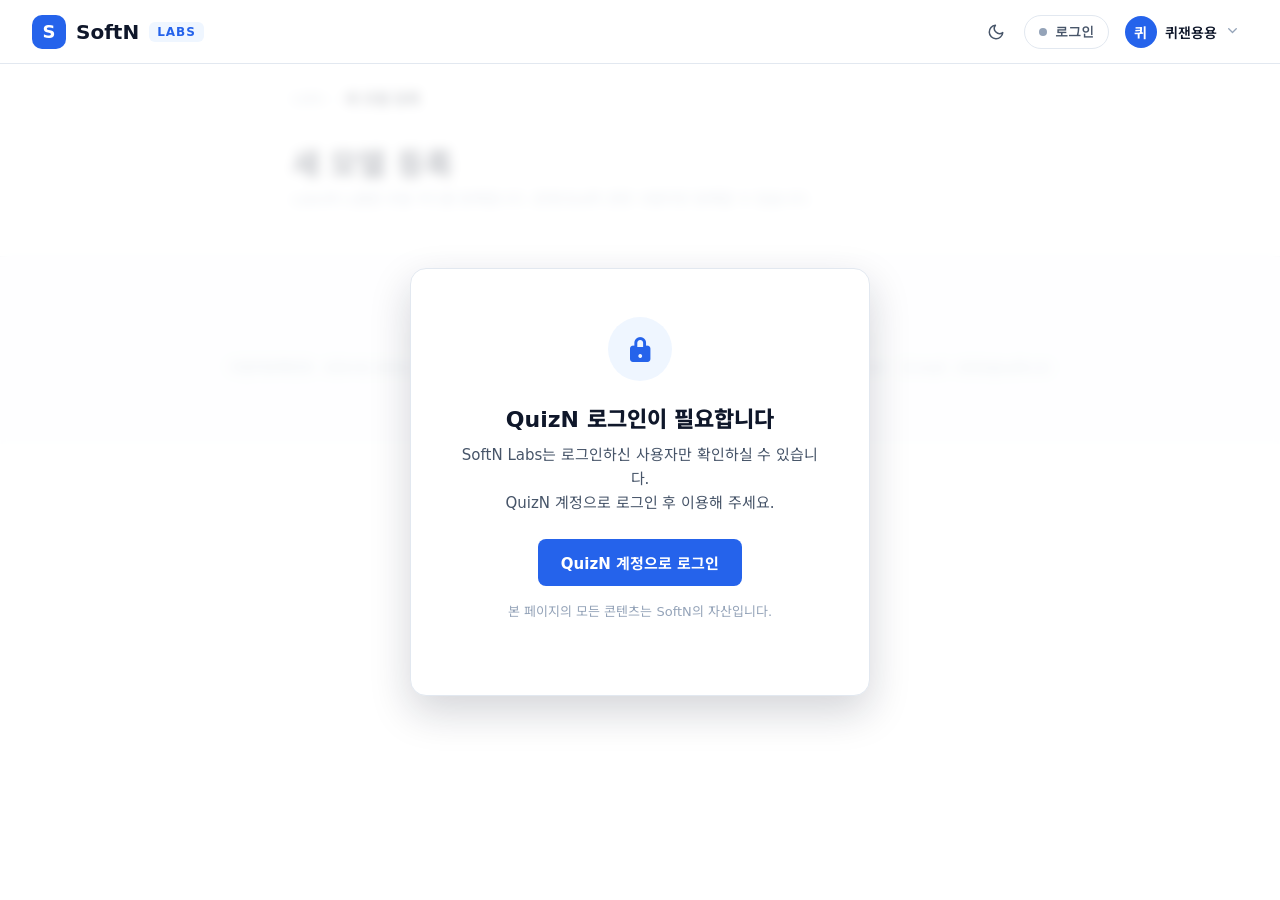
<file: labs-write.html>
<!DOCTYPE html>
<html lang="ko">
<head>
<meta charset="UTF-8">
<meta name="viewport" content="width=device-width, initial-scale=1.0">
<title>SoftN Labs · 새 모델 등록</title>
<link rel="stylesheet" href="./fonts/fontello/css/fontello.css">
<link rel="stylesheet" href="./labs.css">
<script>document.documentElement.setAttribute('data-mode', localStorage.getItem('labs_theme') || 'light');</script>
<style>
  /* 상태 라디오 마우스 오버 의미 툴팁 */
  .radio-item[data-tip] { position: relative; }
  .radio-item[data-tip]:hover::after {
    content: attr(data-tip);
    position: absolute; left: 0; top: calc(100% + 9px);
    width: max-content; max-width: 300px; white-space: normal;
    background: var(--fg); color: var(--bg);
    padding: 9px 13px; border-radius: 8px;
    font-size: 12.5px; line-height: 1.55; font-weight: 500; letter-spacing: -0.01em;
    box-shadow: 0 6px 18px rgba(0,0,0,0.22); z-index: 60; pointer-events: none;
  }
  .radio-item[data-tip]:hover::before {
    content: ""; position: absolute; left: 20px; top: calc(100% + 3px);
    border: 6px solid transparent; border-bottom-color: var(--fg); z-index: 60; pointer-events: none;
  }
  .tip-hint { display: inline-flex; align-items: center; gap: 5px; font-size: 12px; color: var(--fg-mute); margin-left: 8px; font-weight: 500; }
  .thumb-prev { position: relative; width: 220px; max-width: 100%; margin-bottom: 10px; }
  .thumb-prev img { width: 100%; border-radius: 10px; border: 1px solid var(--border); display: block; }
  .thumb-prev .del { position: absolute; top: -8px; right: -8px; width: 24px; height: 24px; border-radius: 50%; background: var(--fg); color: var(--bg); border: 0; font-size: 14px; line-height: 1; cursor: pointer; }
</style>
</head>
<body>

<div id="header-slot"></div>

<main class="container write-wrap">
  <nav class="breadcrumb">
    <a href="labs.html">Labs</a><span class="sep">/</span><span class="cur">새 모델 등록</span>
  </nav>
  <h1 class="write-title">새 모델 등록</h1>
  <p class="write-sub">Labs에 노출할 모델 카드를 등록합니다. 운영(Staff) 권한 사용자만 등록할 수 있습니다.</p>

  <!-- 권한 없음 -->
  <div class="write-denied" id="write-denied" hidden>
    <div class="wd-icon"><i class="icon-lock-filled"></i></div>
    <h2>등록 권한이 없습니다</h2>
    <p id="wd-msg">모델 등록은 운영(Staff) 권한 사용자만 가능합니다.</p>
    <a class="btn ghost" href="labs.html">Labs로 돌아가기</a>
  </div>

  <!-- 모델 등록 폼 -->
  <section class="write-card" id="write-card" hidden>
    <div class="lm-field"><label>상태 <span class="req">필수</span><span class="tip-hint"><i class="icon-help"></i> 마우스를 올리면 상태 설명이 표시됩니다</span></label>
      <div class="radio-row">
        <label class="radio-item" data-tip="실험·검증 진행 중. 피드백을 가장 적극적으로 받는 단계입니다."><input type="radio" name="m-status" value="beta" checked> 베타</label>
        <label class="radio-item" data-tip="검증을 통과해 정식 운영 중인 모델. 참여 기능 활성 · 외부 데모 링크로 실제 서비스에 연결됩니다."><input type="radio" name="m-status" value="live"> 정식</label>
        <label class="radio-item" data-tip="검토 대기·일시 중단. 참여를 잠시 닫고 재개 여부를 검토하는 단계입니다. (비활성·읽기 전용)"><input type="radio" name="m-status" value="hold"> 보류</label>
        <label class="radio-item" data-tip="실험을 종료한 모델. 결과는 남기되 더 이상 변경하지 않습니다. 새 글·평점·투표 응답을 받지 않고 기존 콘텐츠는 읽기 전용으로 열람 가능합니다."><input type="radio" name="m-status" value="archived"> 보관</label>
      </div>
    </div>
    <div class="lm-field"><label>카테고리 <span class="req">필수</span></label>
      <div class="radio-row">
        <label class="radio-item"><input type="radio" name="m-category" value="ext" checked> 퀴즈앤 확장기능</label>
        <label class="radio-item"><input type="radio" name="m-category" value="idea"> 아이디어</label>
      </div>
    </div>
    <div class="lm-field"><label>모델명 <span class="req">필수</span></label><input class="lm-input" id="m-name" placeholder="예: 토론 시스템" maxlength="40" autocomplete="off"></div>
    <div class="lm-field"><label>모델 키 (영문) <span class="req">필수</span></label><input class="lm-input" id="m-key" placeholder="예: debate_system" maxlength="40" autocomplete="off"></div>
    <div class="lm-field"><label>설명 <span class="opt">선택</span></label><textarea class="lm-textarea" id="m-desc" placeholder="모델 소개를 입력하세요 — Enter로 줄바꿈하면 상세 화면에 그대로 표시됩니다" maxlength="600" rows="4"></textarea><span class="field-hint">줄바꿈(Enter)이 상세 화면 설명에 그대로 반영됩니다. 3줄을 넘으면 '더 보기'로 접힙니다.</span></div>
    <div class="lm-field"><label>연결 방식 <span class="req">필수</span></label>
      <div class="radio-row">
        <label class="radio-item"><input type="radio" name="m-link" value="demo" checked> 외부 데모 열기</label>
        <label class="radio-item"><input type="radio" name="m-link" value="trial"> 체험하기</label>
        <label class="radio-item"><input type="radio" name="m-link" value="none"> 미리보기 제공 안 함</label>
      </div>
    </div>
    <div class="lm-field" id="url-field"><label id="url-label">연결 URL <span class="req">필수</span></label><input class="lm-input" id="m-url" placeholder="https://..." autocomplete="off"></div>
    <div class="lm-field"><label>카드 썸네일 <span class="opt">선택</span></label>
      <input type="file" id="m-thumb-file" accept="image/*" hidden>
      <div class="thumb-prev" id="m-thumb-prev" hidden><img id="m-thumb-img" alt="대표 이미지 미리보기"><button type="button" class="del" id="m-thumb-del" title="제거">×</button></div>
      <button class="vote-add" type="button" id="m-thumb">+ 대표 이미지 업로드</button>
      <span class="field-hint">업로드하면 카드·상세 썸네일로 사용됩니다. 비워두면 모델명 첫 글자로 자동 생성.</span>
    </div>
    <div class="lm-field"><label>설명 이미지 <span class="opt">선택</span></label>
      <input type="file" id="m-img-file" accept="image/*" multiple hidden>
      <div class="img-list" id="desc-imgs"></div>
      <button class="vote-add" type="button" id="m-add-img">+ 설명 이미지 추가</button>
      <span class="field-hint">상세 화면 본문에 노출되는 소개 이미지입니다. 여러 장 추가 가능. (시안: 용량이 크면 브라우저 저장 한도를 초과할 수 있어요)</span>
    </div>
  </section>
  <div class="write-foot" id="write-foot" hidden>
    <button class="btn ghost wf-left" id="w-draft">임시저장</button>
    <a class="btn ghost" href="labs.html">취소</a>
    <button class="btn primary" id="w-submit">모델 등록</button>
  </div>
</main>

<div id="footer-slot"></div>
<div id="gate-slot"></div>

<script src="./labs.js?v=20260618"></script>
<script>
  document.getElementById('header-slot').outerHTML = headerHTML();
  document.getElementById('gate-slot').outerHTML = gateHTML();
  injectFooter('footer-slot');
  document.title = 'SoftN Labs · 새 모델 등록';

  const DRAFT_KEY = 'labs_draft_new_model';
  const card = document.getElementById('write-card');
  const foot = document.getElementById('write-foot');
  const denied = document.getElementById('write-denied');
  let thumbData = null;     // 대표 이미지 dataURL
  let descImages = [];      // 설명 이미지 dataURL 배열

  function collect() {
    return {
      name: document.getElementById('m-name').value,
      key: document.getElementById('m-key').value,
      desc: document.getElementById('m-desc').value,
      status: (document.querySelector('input[name="m-status"]:checked') || {}).value,
      category: (document.querySelector('input[name="m-category"]:checked') || {}).value,
      link: (document.querySelector('input[name="m-link"]:checked') || {}).value,
      url: document.getElementById('m-url').value,
      thumb: thumbData,
      images: descImages.slice()
    };
  }
  function restore(d) {
    if (!d) return;
    document.getElementById('m-name').value = d.name || '';
    document.getElementById('m-key').value = d.key || '';
    document.getElementById('m-desc').value = d.desc || '';
    document.getElementById('m-url').value = d.url || '';
    if (d.status) { const s = document.querySelector('input[name="m-status"][value="' + d.status + '"]'); if (s) s.checked = true; }
    if (d.category) { const c = document.querySelector('input[name="m-category"][value="' + d.category + '"]'); if (c) c.checked = true; }
    if (d.link) { const l = document.querySelector('input[name="m-link"][value="' + d.link + '"]'); if (l) l.checked = true; }
    thumbData = d.thumb || null; showThumbPrev();
    descImages = Array.isArray(d.images) ? d.images.slice() : []; renderDescImgs();
  }

  function applyAccess(member) {
    if (!member) { denied.hidden = true; card.hidden = true; foot.hidden = true; return; }  // 비로그인 → 게이트
    if (isStaff()) {
      denied.hidden = true; card.hidden = false; foot.hidden = false;
      const editKey = new URLSearchParams(location.search).get('edit');
      if (editKey) {   // 등록 모델 수정 모드
        let m = null;
        try { m = JSON.parse(localStorage.getItem('labs_custom_models') || '[]').find(x => x.key === editKey); } catch (e) {}
        if (m) {
          restore({ name: m.name, key: m.key, desc: m.desc, status: m.status, category: m.category || 'ext', link: m.link || 'none', url: m.url || '', thumb: m.thumb || null, images: m.images || [] });
          document.querySelector('.write-title').textContent = '모델 수정';
          document.getElementById('w-submit').textContent = '수정 완료';
          toastText('등록한 모델을 수정합니다');
        }
      } else {
        const d = JSON.parse(localStorage.getItem(DRAFT_KEY) || 'null');
        if (d) { restore(d); toastText('임시저장한 내용을 불러왔어요'); }
      }
      updateUrlField();
    } else {
      denied.hidden = false; card.hidden = true; foot.hidden = true;  // 일반(Member)
    }
  }

  // 대표 이미지 업로드 (파일 → dataURL → 썸네일)
  const thumbFile = document.getElementById('m-thumb-file');
  function showThumbPrev() {
    const wrap = document.getElementById('m-thumb-prev'), btn = document.getElementById('m-thumb');
    if (thumbData) { document.getElementById('m-thumb-img').src = thumbData; wrap.hidden = false; btn.textContent = '+ 대표 이미지 변경'; }
    else { wrap.hidden = true; btn.textContent = '+ 대표 이미지 업로드'; }
  }
  document.getElementById('m-thumb').addEventListener('click', () => thumbFile.click());
  thumbFile.addEventListener('change', () => {
    const f = thumbFile.files[0]; if (!f) return;
    const r = new FileReader(); r.onload = () => { thumbData = r.result; showThumbPrev(); }; r.readAsDataURL(f); thumbFile.value = '';
  });
  document.getElementById('m-thumb-del').addEventListener('click', () => { thumbData = null; showThumbPrev(); });
  // 연결 방식에 따라 URL 필드 조건부 표시
  function updateUrlField() {
    const link = (document.querySelector('input[name="m-link"]:checked') || {}).value;
    const f = document.getElementById('url-field'), lbl = document.getElementById('url-label'), inp = document.getElementById('m-url');
    if (link === 'none') { f.hidden = true; return; }
    f.hidden = false;
    lbl.replaceChildren(
      document.createTextNode((link === 'demo' ? '연결 URL' : '체험 경로') + ' '),
      Object.assign(document.createElement('span'), { className: 'req', textContent: '필수' })
    );
    inp.placeholder = link === 'demo' ? 'https://...' : '체험 경로 또는 URL';
  }
  document.querySelectorAll('input[name="m-link"]').forEach(r => r.addEventListener('change', updateUrlField));
  // 설명 이미지 추가 (선택, 복수 · 파일 → dataURL)
  const imgFile = document.getElementById('m-img-file');
  function renderDescImgs() {
    const wrap = document.getElementById('desc-imgs'); wrap.replaceChildren();
    descImages.forEach((src, i) => {
      const ph = el('div', 'img-ph-sm');
      const im = el('img'); im.src = src; ph.append(im);
      const del = el('button', 'del', '×'); del.addEventListener('click', () => { descImages.splice(i, 1); renderDescImgs(); });
      ph.append(del);
      wrap.append(ph);
    });
  }
  document.getElementById('m-add-img').addEventListener('click', () => imgFile.click());
  imgFile.addEventListener('change', () => {
    Array.from(imgFile.files).forEach(f => { const r = new FileReader(); r.onload = () => { descImages.push(r.result); renderDescImgs(); }; r.readAsDataURL(f); });
    imgFile.value = '';
  });
  document.getElementById('w-draft').addEventListener('click', () => {
    if (!isStaff()) return;
    localStorage.setItem(DRAFT_KEY, JSON.stringify(collect()));
    toastText('임시저장되었어요');
  });
  document.getElementById('w-submit').addEventListener('click', () => {
    if (!isStaff()) return;
    const d = collect();
    if (!d.name.trim()) { toastText('모델명을 입력하세요'); return; }
    if (!d.key.trim()) { toastText('모델 키를 입력하세요'); return; }
    if (!/^[a-z0-9_]+$/.test(d.key.trim())) { toastText('모델 키는 영문 소문자·숫자·_ 만 사용하세요'); return; }
    if (d.link !== 'none' && !d.url.trim()) { toastText('연결 URL / 경로를 입력하세요'); return; }
    // 등록/수정한 모델을 목록(labs.html)에 반영
    let customs = [];
    try { customs = JSON.parse(localStorage.getItem('labs_custom_models') || '[]'); } catch (e) {}
    const existing = customs.find(m => m.key === d.key.trim());   // 수정 시 기존 평점·댓글 보존
    customs = customs.filter(m => m.key !== d.key.trim());
    const base = existing || { rating: 0, count: 0, version: '0.1.0', versions: 1, posts: 0, commentCount: 0, dist: { 5: 0, 4: 0, 3: 0, 2: 0, 1: 0 } };
    customs.unshift(Object.assign({}, base, {
      key: d.key.trim(), name: d.name.trim(), status: d.status, statusKo: STATUS_KO[d.status],
      category: d.category || 'ext',
      desc: d.desc.replace(/\s+$/, '') || '새로 등록된 모델입니다.', link: d.link, url: d.url,
      thumb: d.thumb || null, images: d.images || [],
      updated: new Date().toISOString().slice(0, 10)
    }));
    try { localStorage.setItem('labs_custom_models', JSON.stringify(customs)); }
    catch (e) { toastText('저장 용량을 초과했어요. 이미지 수·용량을 줄여 다시 시도해 주세요.'); return; }
    localStorage.removeItem(DRAFT_KEY);
    toast(strongNode(d.name.trim()), document.createTextNode(' 모델이 등록되었어요 · 목록으로 이동합니다'));
    setTimeout(() => { location.href = 'labs.html'; }, 1200);
  });

  initChrome((member) => applyAccess(member));
</script>

</body>
</html>
</file>
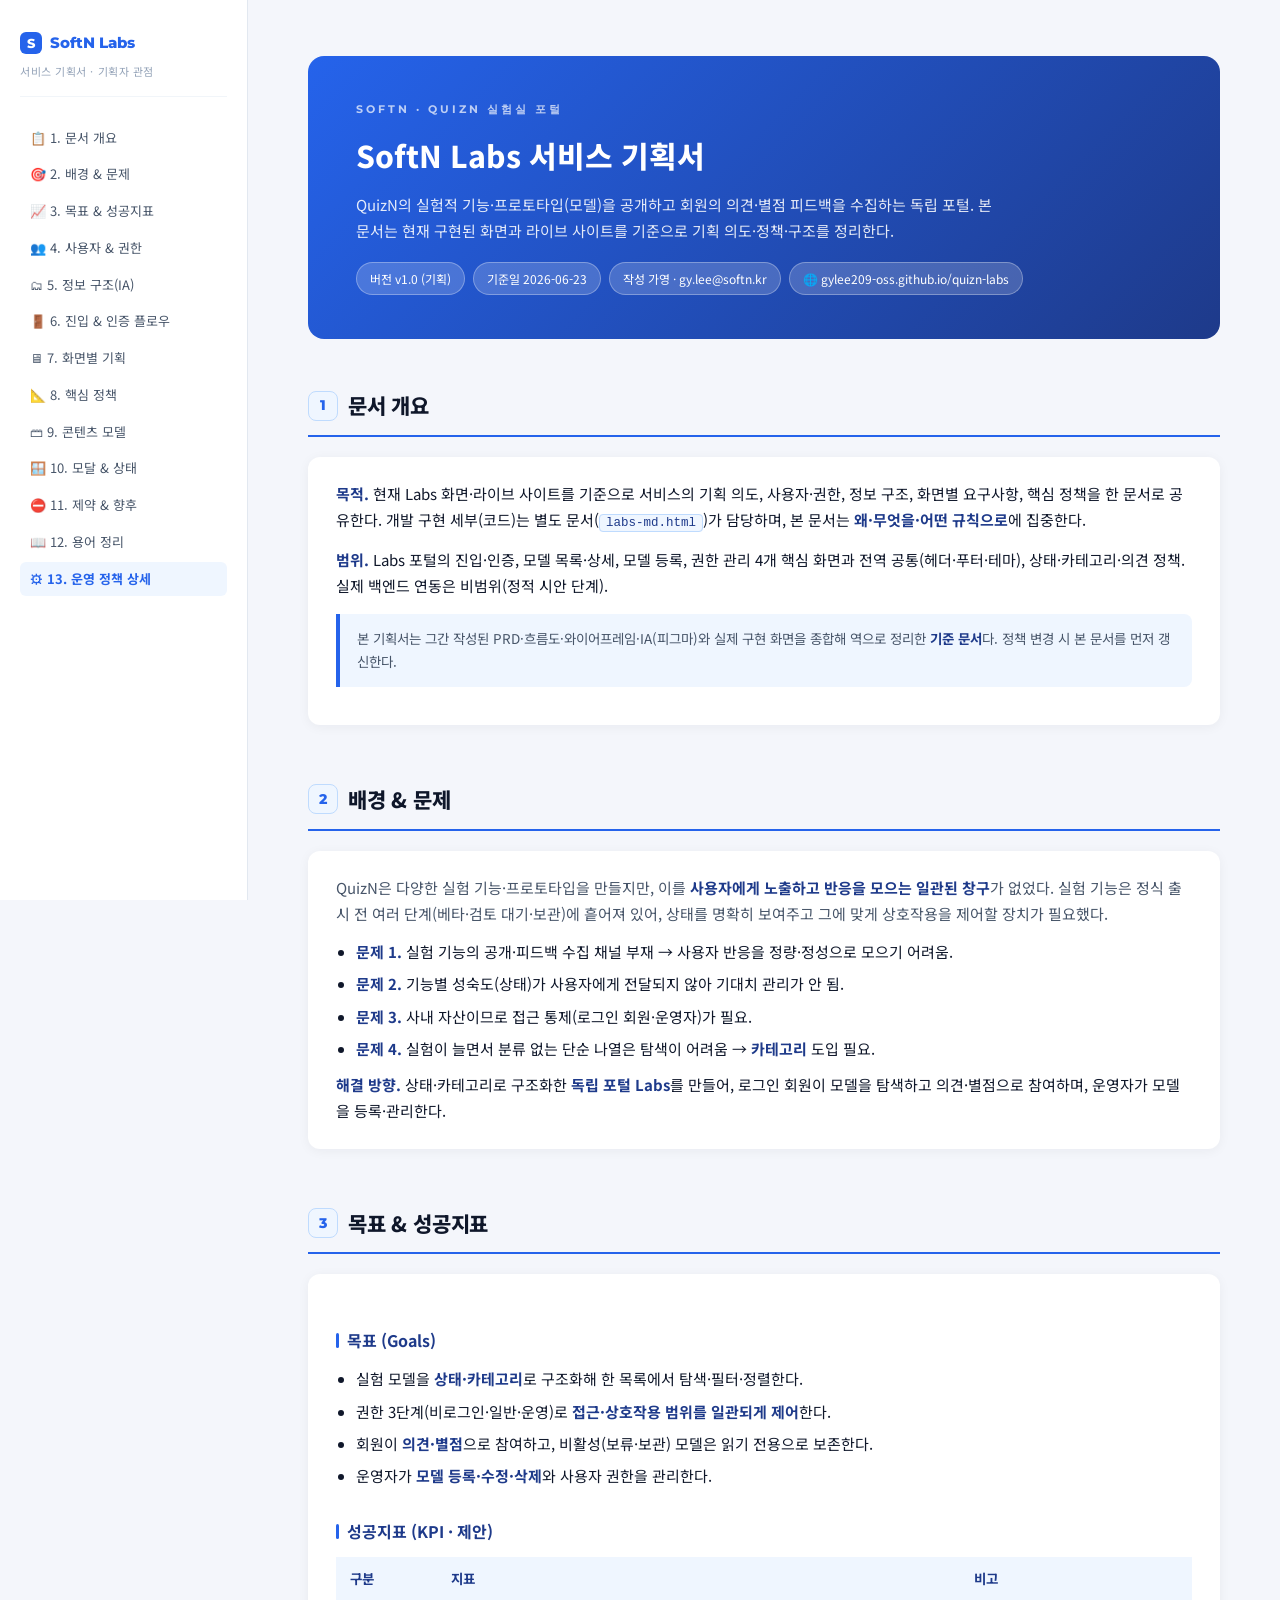
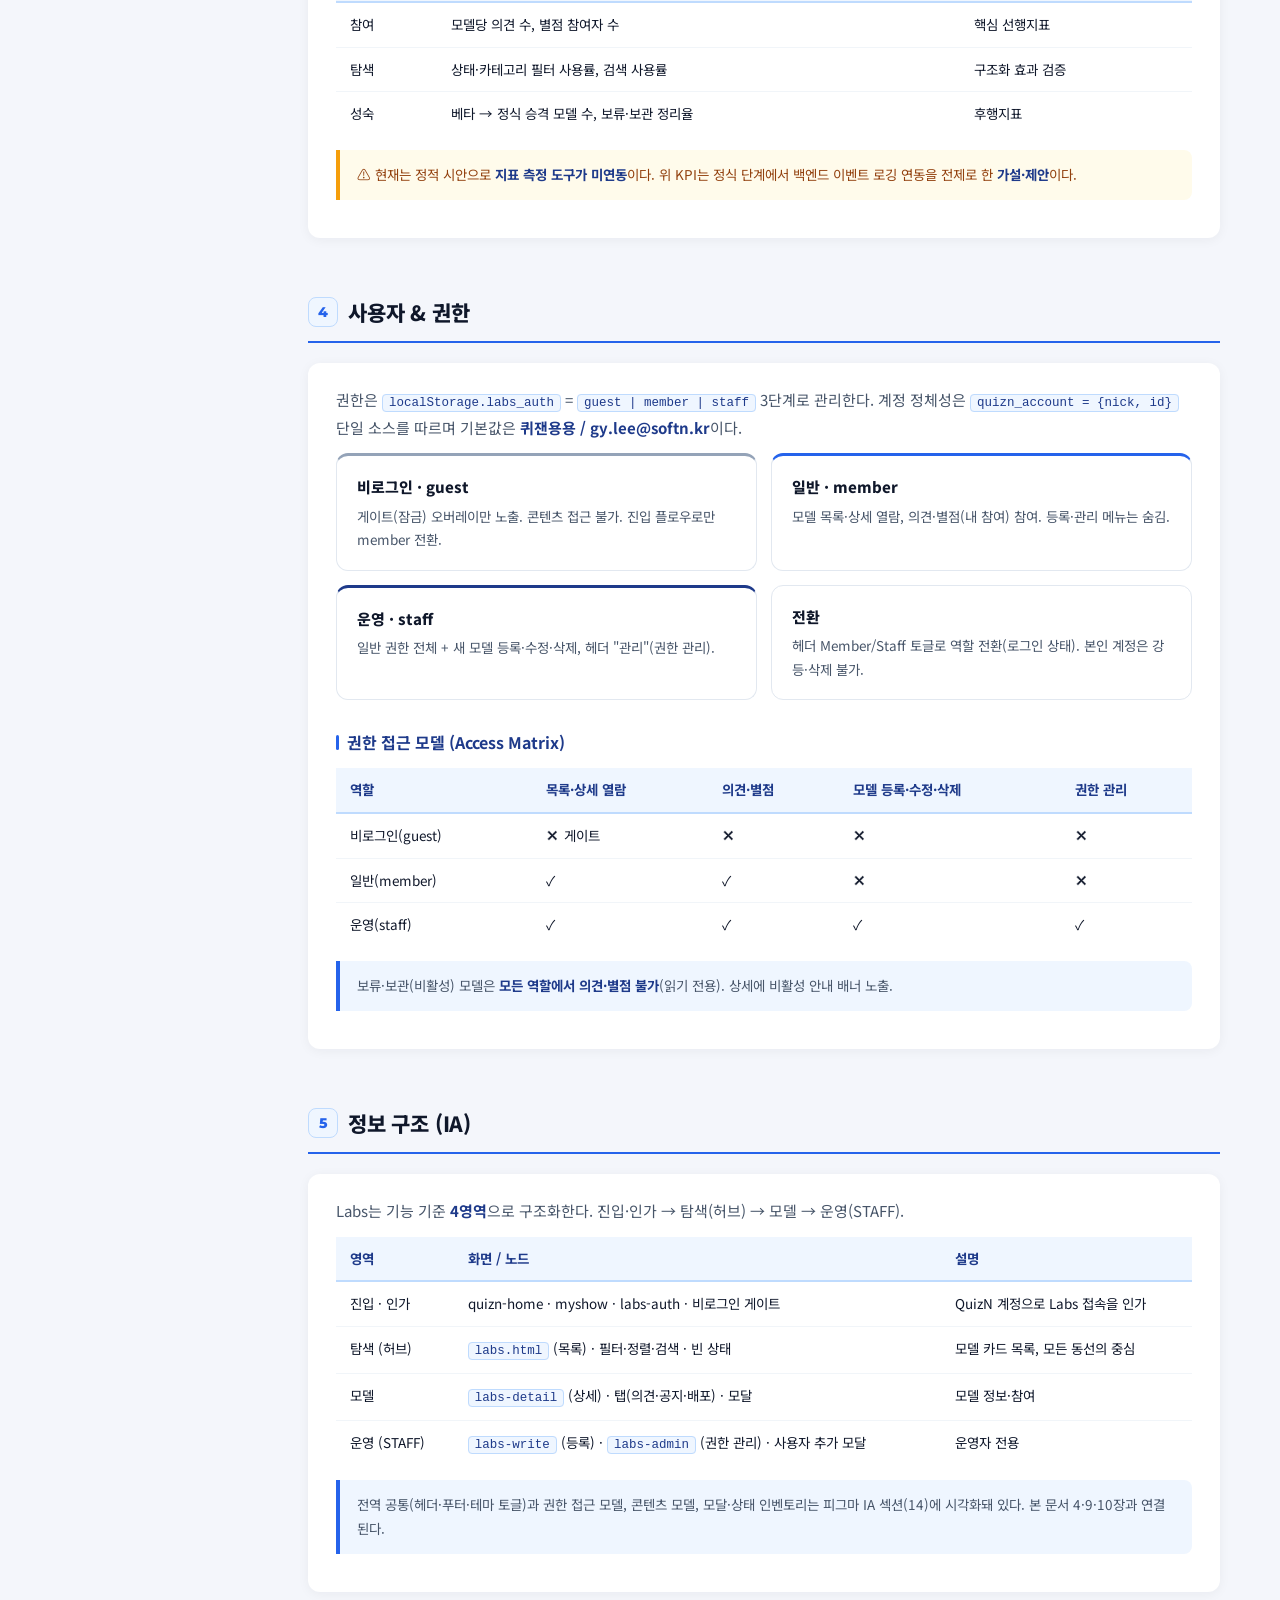
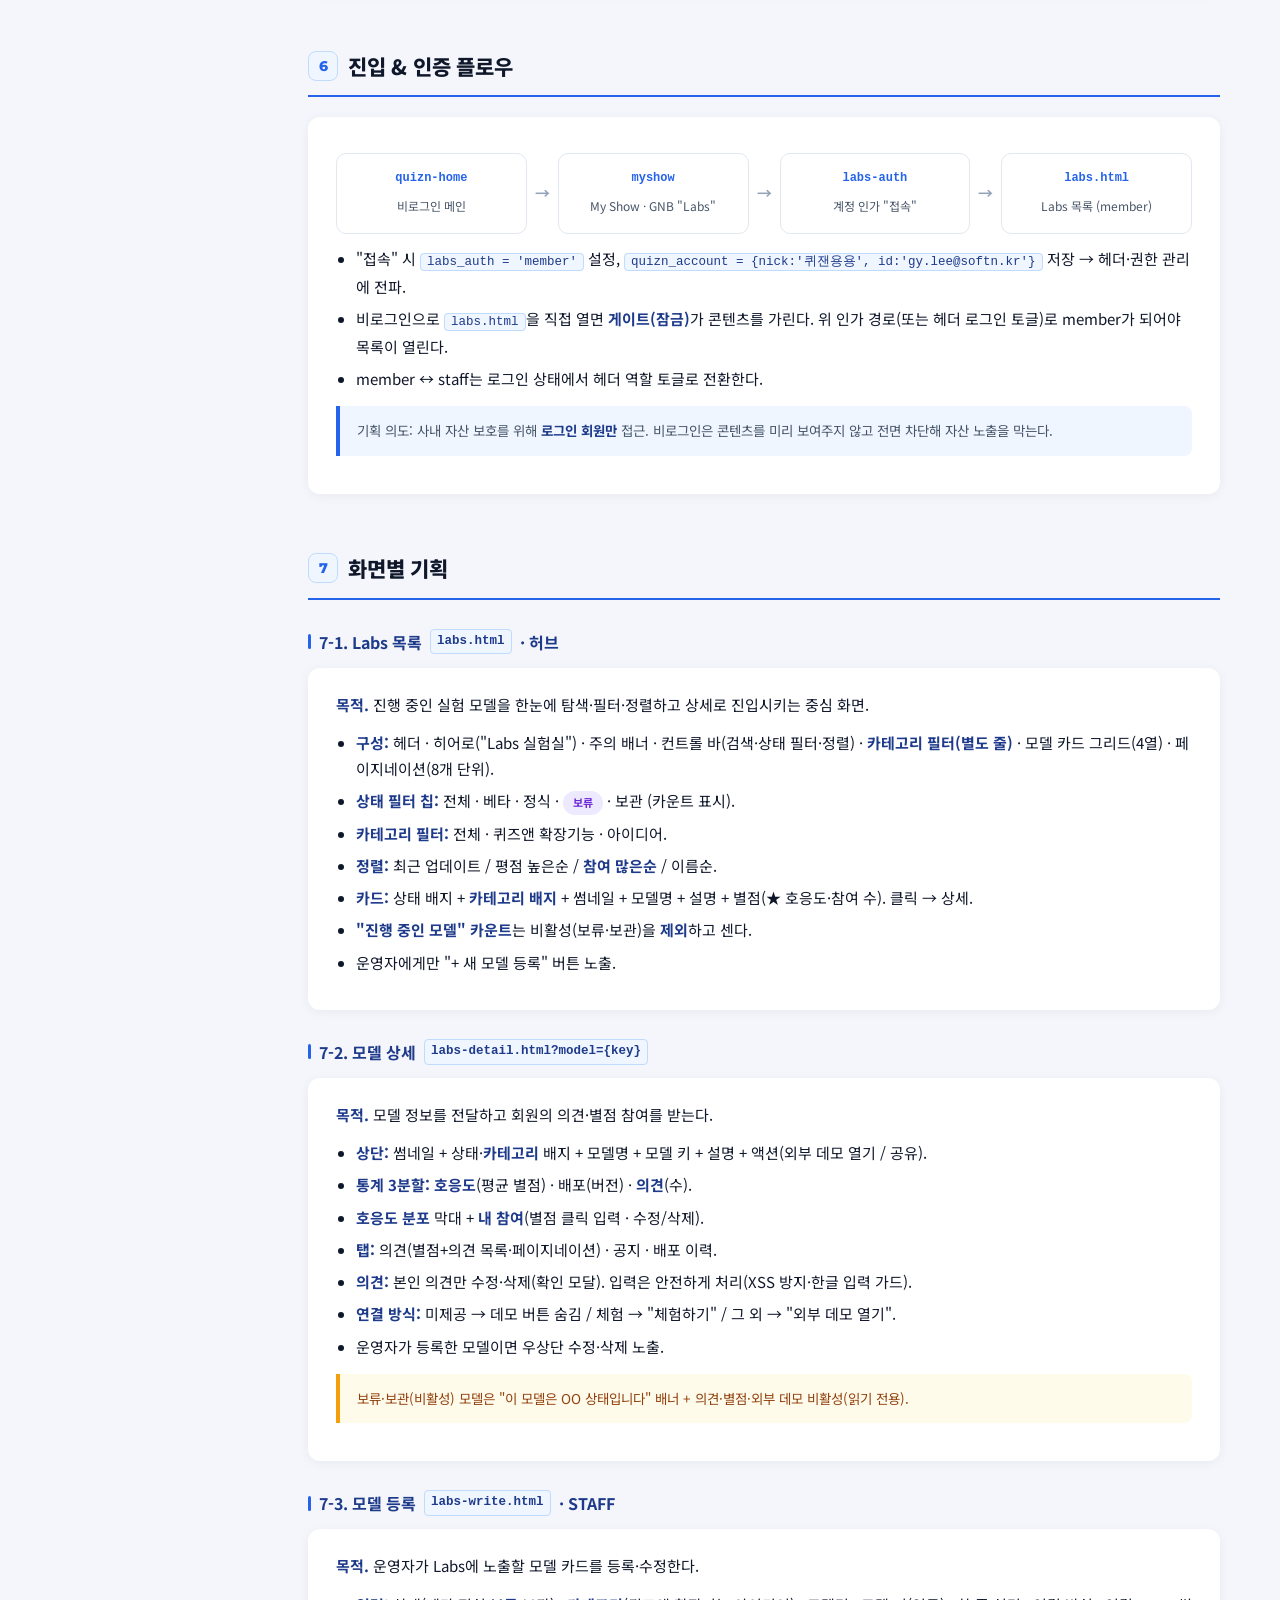
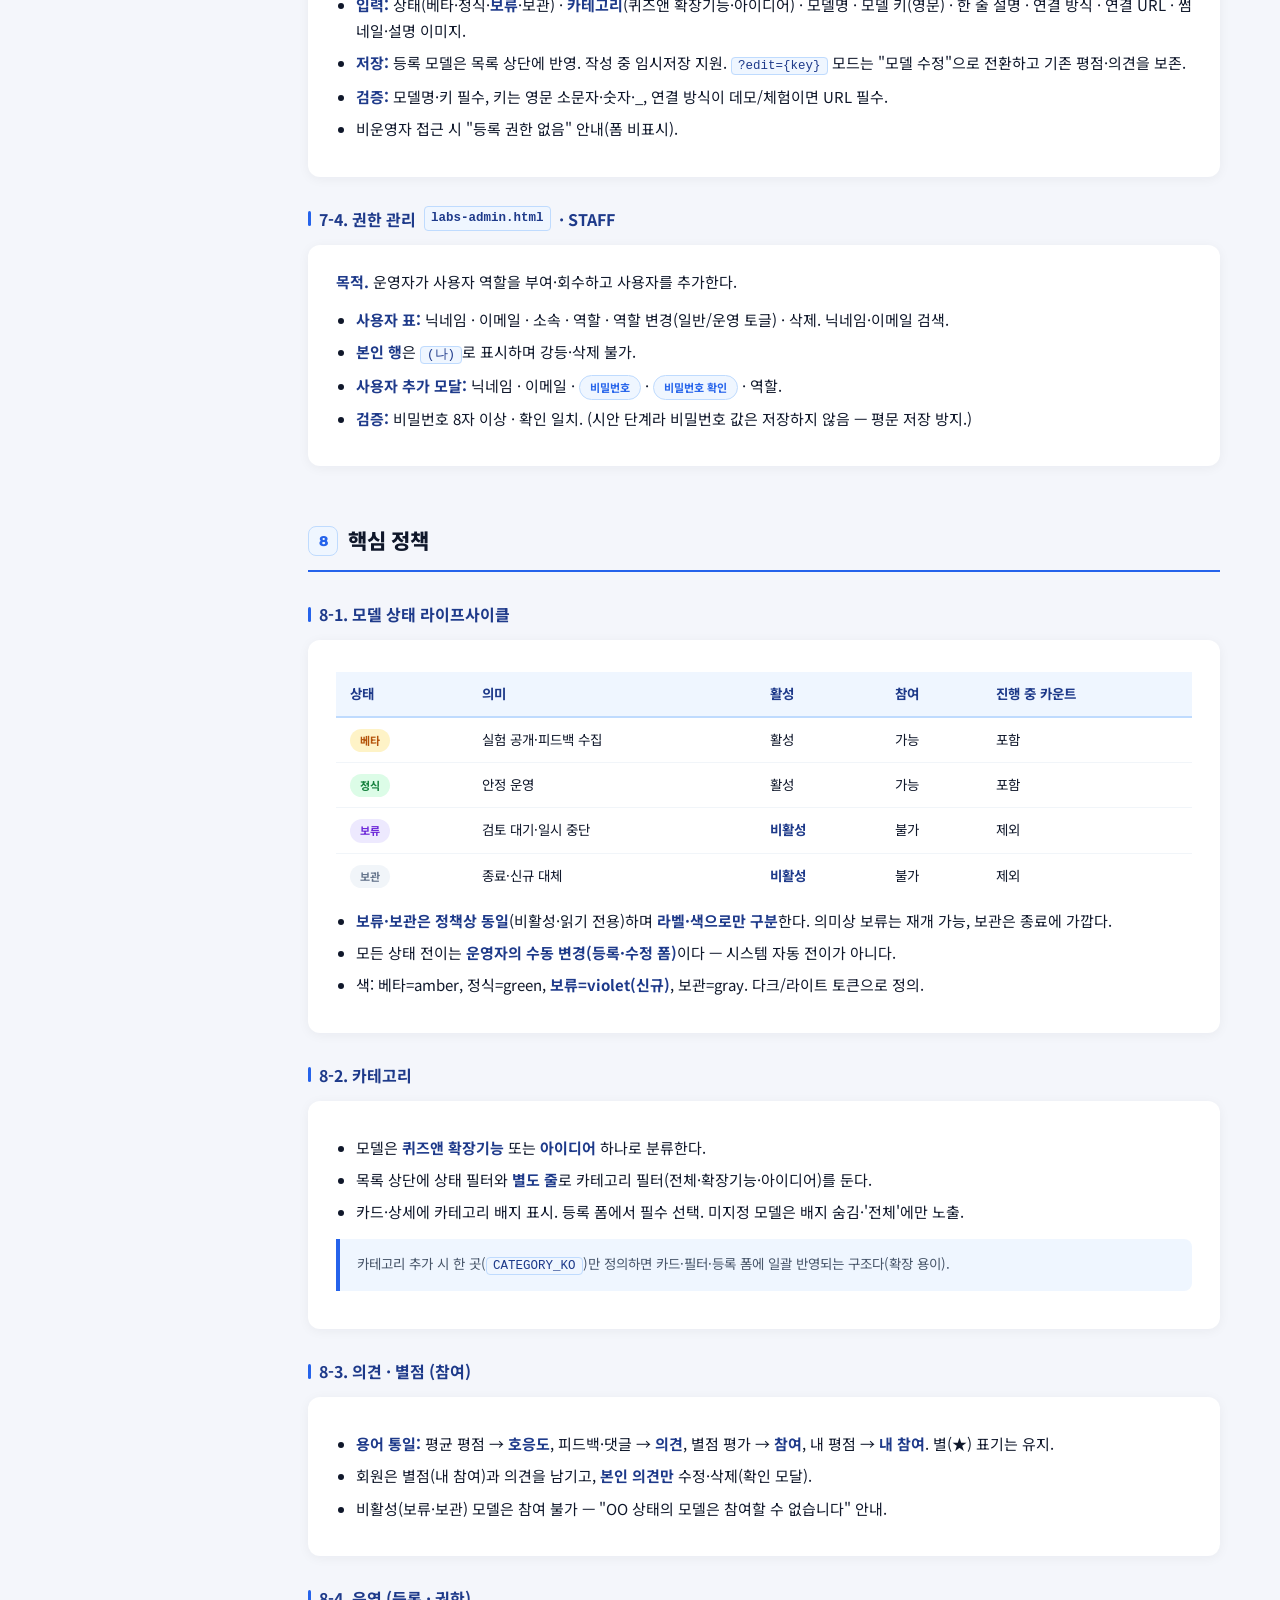
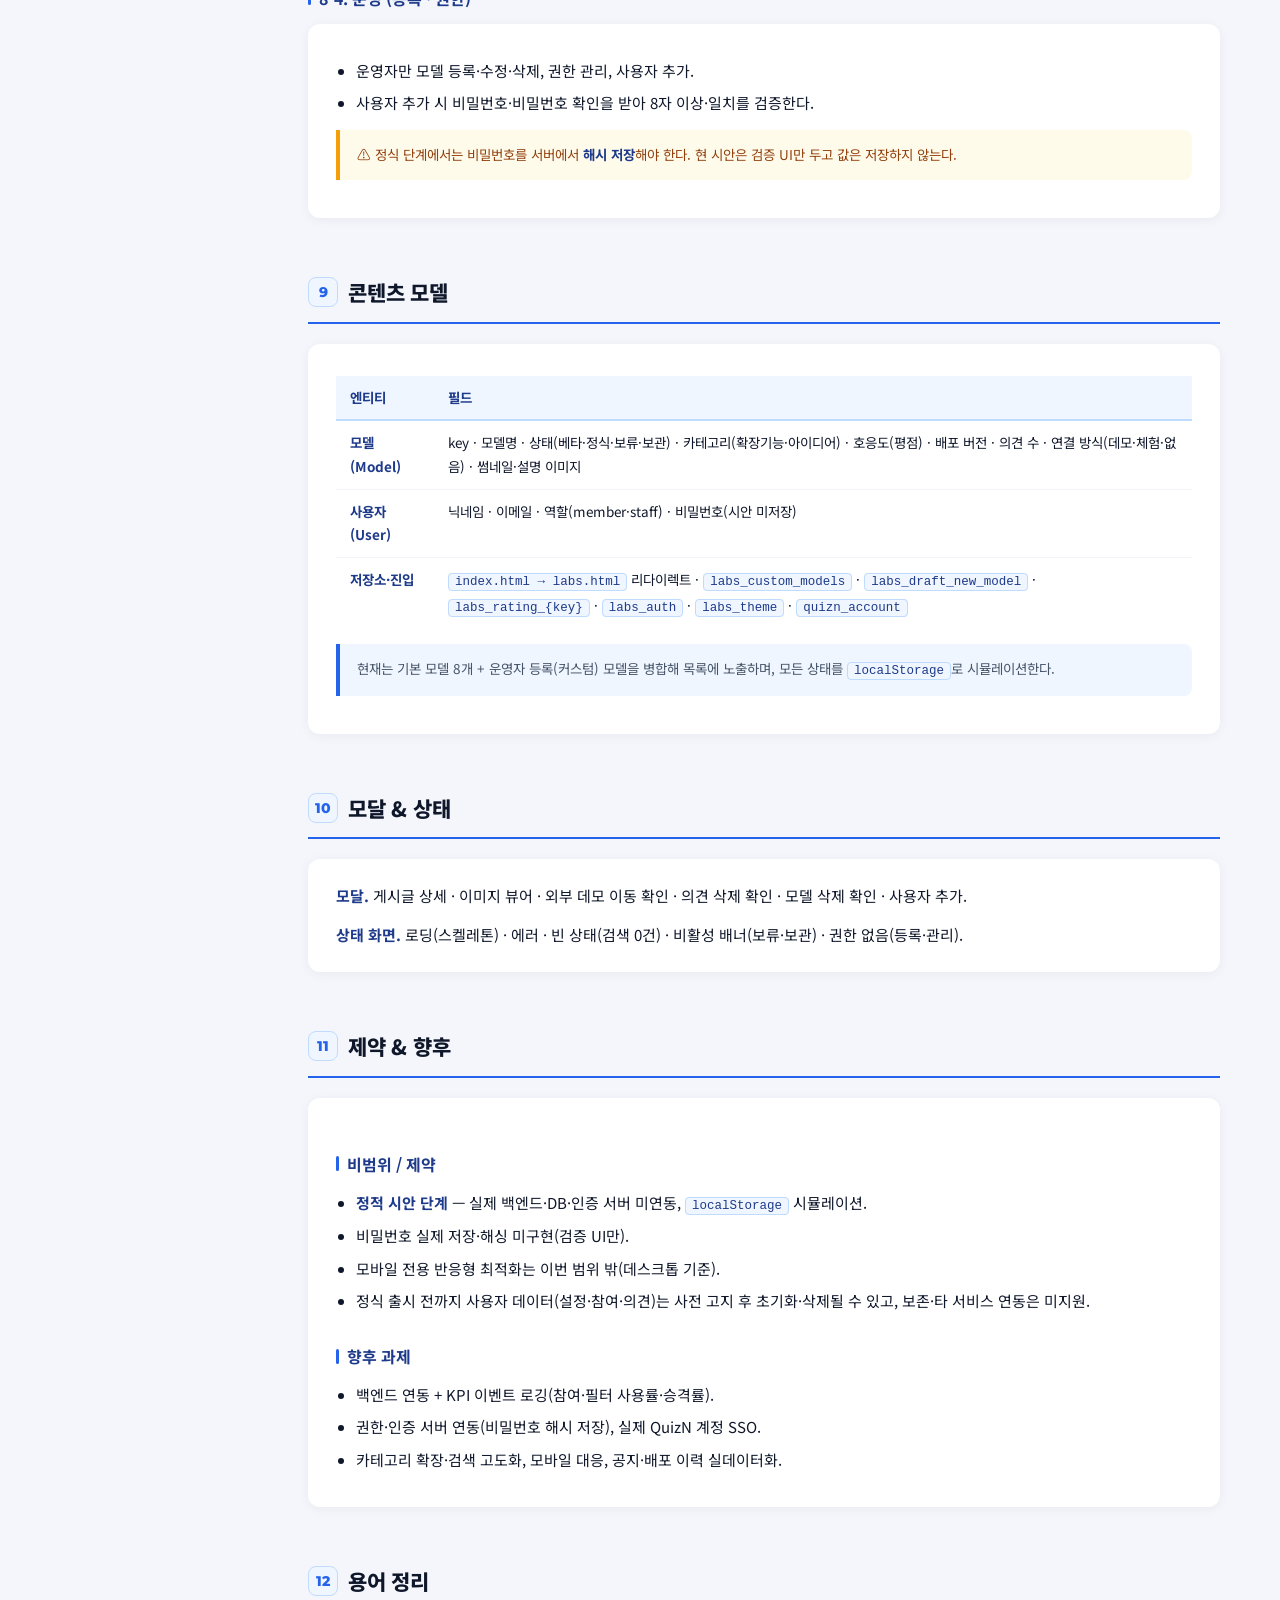
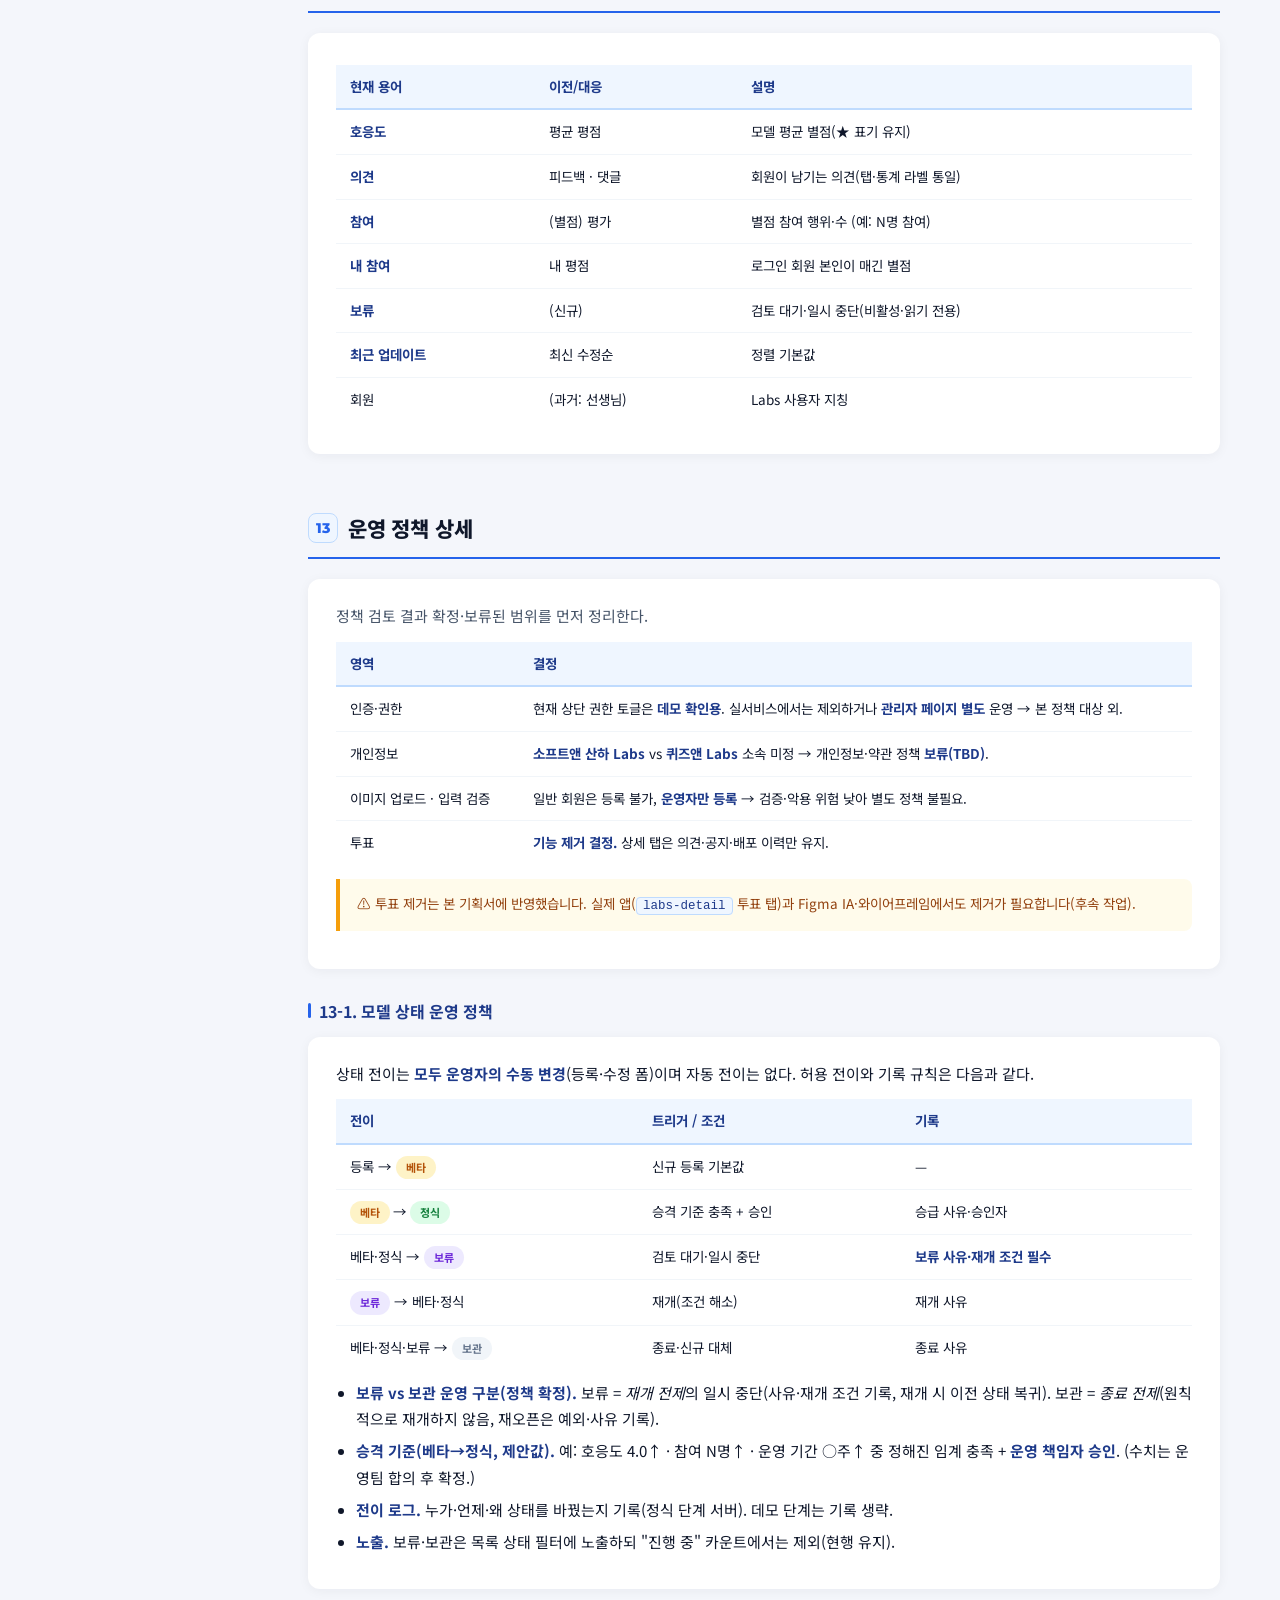
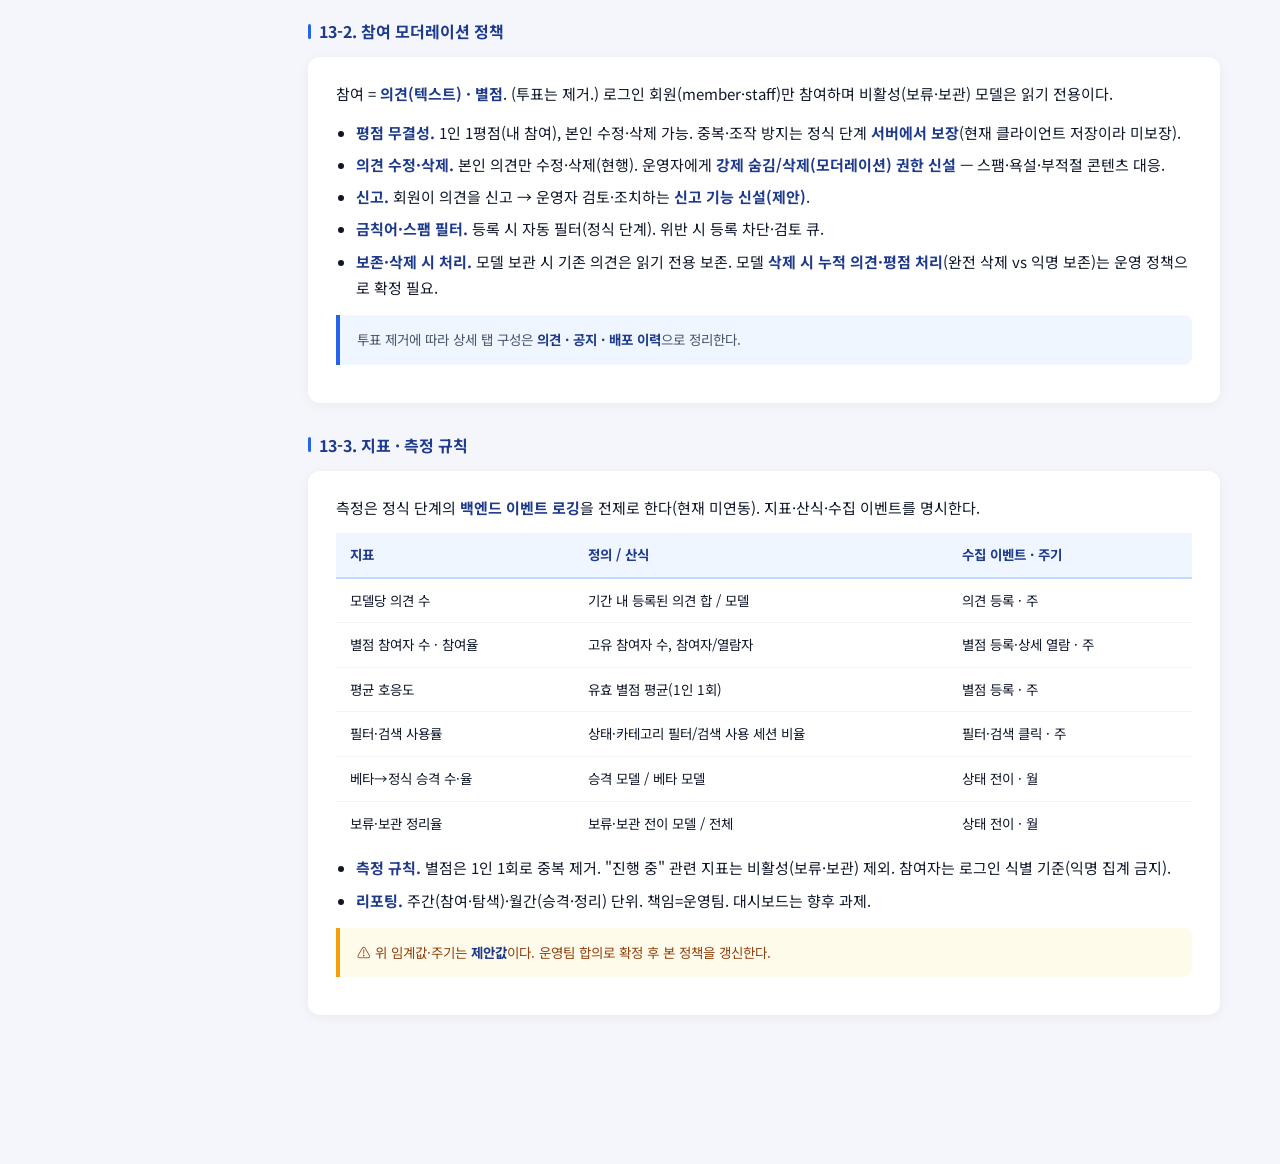
<file: labs-기획-md.html>
<!DOCTYPE html>
<html lang="ko">
<head>
<meta charset="UTF-8">
<meta name="viewport" content="width=device-width, initial-scale=1.0">
<title>SoftN Labs — 서비스 기획서 (기획자 관점)</title>
<style>
@import url('https://fonts.googleapis.com/css2?family=Montserrat:wght@600;700;800&family=Noto+Sans+KR:wght@400;500;600;700;800&display=swap');
*{box-sizing:border-box;}
:root{
  --accent:#2563eb; --accent-deep:#1e3a8a; --accent-soft:#eff6ff; --accent-bd:#bfdbfe;
  --ink:#0f172a; --ink-sub:#475569; --ink-mute:#94a3b8;
  --bg:#f4f6fb; --card:#fff; --bd:#e2e8f0; --soft:#f8fafc;
  --beta:#b45309; --beta-bg:#fef3c7; --live:#15803d; --live-bg:#dcfce7;
  --hold:#6d28d9; --hold-bg:#ede9fe; --arch:#64748b; --arch-bg:#f1f5f9;
}
body{margin:0;background:var(--bg);font-family:'Noto Sans KR',sans-serif;font-size:15px;line-height:1.75;color:var(--ink);}
/* TOC */
.sidebar{position:fixed;top:0;left:0;width:248px;height:100vh;background:#fff;border-right:1px solid var(--bd);padding:30px 20px;overflow-y:auto;z-index:10;}
.s-logo{font-family:'Montserrat';font-weight:800;font-size:15px;color:var(--accent);display:flex;align-items:center;gap:8px;}
.s-logo .m{width:22px;height:22px;border-radius:6px;background:var(--accent);color:#fff;display:grid;place-items:center;font-size:13px;}
.s-sub{font-size:11px;color:var(--ink-mute);letter-spacing:.05em;text-transform:uppercase;margin:6px 0 24px;padding-bottom:14px;border-bottom:1px solid #f1f5f9;}
.toc{list-style:none;margin:0;padding:0;}
.toc li{margin-bottom:2px;}
.toc a{display:block;padding:6px 10px;border-radius:6px;font-size:13px;color:var(--ink-sub);text-decoration:none;}
.toc a:hover{background:var(--accent-soft);color:var(--accent);}
.toc a.active{background:var(--accent-soft);color:var(--accent);font-weight:700;}
/* main */
.wrap{margin-left:248px;padding:56px 60px 120px;max-width:1060px;}
.head{background:linear-gradient(135deg,var(--accent),var(--accent-deep));border-radius:16px;padding:44px 48px;margin-bottom:48px;color:#fff;}
.head .ey{font-family:'Montserrat';font-size:11px;font-weight:700;letter-spacing:3px;text-transform:uppercase;color:rgba(255,255,255,.7);}
.head h1{font-size:30px;font-weight:800;margin:10px 0 10px;}
.head p{font-size:15px;color:rgba(255,255,255,.88);margin:0;max-width:640px;}
.head .meta{margin-top:18px;display:flex;gap:8px;flex-wrap:wrap;}
.head .chip{background:rgba(255,255,255,.18);border:1px solid rgba(255,255,255,.3);border-radius:50px;padding:5px 13px;font-size:12px;}
.sec{margin-bottom:56px;scroll-margin-top:24px;}
.sec h2{font-size:21px;font-weight:800;margin:0 0 20px;padding-bottom:11px;border-bottom:2px solid var(--accent);display:flex;align-items:center;gap:10px;letter-spacing:-.01em;}
.sec h2 .n{width:30px;height:30px;border-radius:8px;background:var(--accent-soft);color:var(--accent);display:grid;place-items:center;font-size:14px;border:1px solid var(--accent-bd);flex-shrink:0;font-family:'Montserrat';font-weight:800;}
.sub{font-size:16px;font-weight:700;color:var(--accent-deep);margin:28px 0 12px;display:flex;align-items:center;gap:8px;}
.sub::before{content:"";width:3px;height:15px;background:var(--accent);border-radius:2px;}
.card{background:var(--card);border-radius:12px;padding:24px 28px;box-shadow:0 2px 12px rgba(15,23,42,.05);margin-bottom:16px;}
p{margin:0 0 12px;}
.lead{color:var(--ink-sub);}
strong{color:var(--accent-deep);}
ul{padding-left:20px;margin:10px 0;}
li{margin-bottom:6px;}
table{width:100%;border-collapse:collapse;font-size:13.5px;margin:8px 0;}
th{background:var(--accent-soft);color:var(--accent-deep);font-weight:700;text-align:left;padding:10px 14px;border-bottom:2px solid var(--accent-bd);}
td{padding:10px 14px;border-bottom:1px solid #f1f5f9;vertical-align:top;}
tr:last-child td{border-bottom:0;}
code{font-family:'SF Mono',Consolas,monospace;background:var(--accent-soft);color:var(--accent-deep);padding:1px 6px;border-radius:4px;font-size:12.5px;border:1px solid var(--accent-bd);}
.badge{display:inline-block;padding:2px 10px;border-radius:50px;font-size:11px;font-weight:700;}
.b-beta{background:var(--beta-bg);color:var(--beta);} .b-live{background:var(--live-bg);color:var(--live);}
.b-hold{background:var(--hold-bg);color:var(--hold);} .b-arch{background:var(--arch-bg);color:var(--arch);}
.b-new{background:var(--accent-soft);color:var(--accent);border:1px solid var(--accent-bd);}
.note{background:var(--accent-soft);border-left:4px solid var(--accent);border-radius:0 8px 8px 0;padding:13px 17px;font-size:13.5px;color:var(--ink-sub);margin:14px 0;}
.warn{background:#fffbeb;border-left:4px solid #f59e0b;border-radius:0 8px 8px 0;padding:13px 17px;font-size:13.5px;color:#92400e;margin:14px 0;}
.flow{display:flex;align-items:center;gap:0;flex-wrap:wrap;margin:12px 0;}
.flow .step{flex:1;min-width:150px;background:#fff;border:1px solid var(--bd);border-radius:10px;padding:14px;text-align:center;}
.flow .step .f{font-family:'SF Mono',monospace;font-size:12px;color:var(--accent);font-weight:700;display:block;margin-bottom:3px;}
.flow .step .d{font-size:12px;color:var(--ink-sub);}
.flow .arr{padding:0 8px;color:var(--ink-mute);font-weight:700;}
.grid2{display:grid;grid-template-columns:1fr 1fr;gap:14px;}
.kbox{border:1px solid var(--bd);border-radius:12px;padding:18px 20px;background:#fff;}
.kbox .t{font-weight:800;font-size:15px;margin-bottom:4px;}
.kbox.guest{border-top:3px solid var(--ink-mute);} .kbox.member{border-top:3px solid var(--accent);} .kbox.staff{border-top:3px solid var(--accent-deep);}
@media(max-width:900px){.sidebar{display:none;}.wrap{margin-left:0;padding:32px 22px 80px;}.grid2{grid-template-columns:1fr;}.flow{flex-direction:column;}.flow .arr{transform:rotate(90deg);}}
</style>
</head>
<body>

<nav class="sidebar">
  <div class="s-logo"><span class="m">S</span> SoftN Labs</div>
  <div class="s-sub">서비스 기획서 · 기획자 관점</div>
  <ul class="toc" id="toc">
    <li><a href="#overview">📋 1. 문서 개요</a></li>
    <li><a href="#bg">🎯 2. 배경 &amp; 문제</a></li>
    <li><a href="#goal">📈 3. 목표 &amp; 성공지표</a></li>
    <li><a href="#users">👥 4. 사용자 &amp; 권한</a></li>
    <li><a href="#ia">🗂 5. 정보 구조(IA)</a></li>
    <li><a href="#flow">🚪 6. 진입 &amp; 인증 플로우</a></li>
    <li><a href="#screens">🖥 7. 화면별 기획</a></li>
    <li><a href="#policy">📐 8. 핵심 정책</a></li>
    <li><a href="#content">🗃 9. 콘텐츠 모델</a></li>
    <li><a href="#modal">🪟 10. 모달 &amp; 상태</a></li>
    <li><a href="#scope">⛔ 11. 제약 &amp; 향후</a></li>
    <li><a href="#glossary">📖 12. 용어 정리</a></li>
    <li><a href="#ops">⚙ 13. 운영 정책 상세</a></li>
  </ul>
</nav>

<main class="wrap">
  <div class="head">
    <div class="ey">SoftN · QuizN 실험실 포털</div>
    <h1>SoftN Labs 서비스 기획서</h1>
    <p>QuizN의 실험적 기능·프로토타입(모델)을 공개하고 회원의 의견·별점 피드백을 수집하는 독립 포털. 본 문서는 현재 구현된 화면과 라이브 사이트를 기준으로 기획 의도·정책·구조를 정리한다.</p>
    <div class="meta">
      <span class="chip">버전 v1.0 (기획)</span>
      <span class="chip">기준일 2026-06-23</span>
      <span class="chip">작성 가영 · gy.lee@softn.kr</span>
      <span class="chip">🌐 gylee209-oss.github.io/quizn-labs</span>
    </div>
  </div>

  <!-- 1 -->
  <section class="sec" id="overview">
    <h2><span class="n">1</span> 문서 개요</h2>
    <div class="card">
      <p><strong>목적.</strong> 현재 Labs 화면·라이브 사이트를 기준으로 서비스의 기획 의도, 사용자·권한, 정보 구조, 화면별 요구사항, 핵심 정책을 한 문서로 공유한다. 개발 구현 세부(코드)는 별도 문서(<code>labs-md.html</code>)가 담당하며, 본 문서는 <strong>왜·무엇을·어떤 규칙으로</strong>에 집중한다.</p>
      <p style="margin:0;"><strong>범위.</strong> Labs 포털의 진입·인증, 모델 목록·상세, 모델 등록, 권한 관리 4개 핵심 화면과 전역 공통(헤더·푸터·테마), 상태·카테고리·의견 정책. 실제 백엔드 연동은 비범위(정적 시안 단계).</p>
      <div class="note">본 기획서는 그간 작성된 PRD·흐름도·와이어프레임·IA(피그마)와 실제 구현 화면을 종합해 역으로 정리한 <strong>기준 문서</strong>다. 정책 변경 시 본 문서를 먼저 갱신한다.</div>
    </div>
  </section>

  <!-- 2 -->
  <section class="sec" id="bg">
    <h2><span class="n">2</span> 배경 &amp; 문제</h2>
    <div class="card">
      <p class="lead">QuizN은 다양한 실험 기능·프로토타입을 만들지만, 이를 <strong>사용자에게 노출하고 반응을 모으는 일관된 창구</strong>가 없었다. 실험 기능은 정식 출시 전 여러 단계(베타·검토 대기·보관)에 흩어져 있어, 상태를 명확히 보여주고 그에 맞게 상호작용을 제어할 장치가 필요했다.</p>
      <ul>
        <li><strong>문제 1.</strong> 실험 기능의 공개·피드백 수집 채널 부재 → 사용자 반응을 정량·정성으로 모으기 어려움.</li>
        <li><strong>문제 2.</strong> 기능별 성숙도(상태)가 사용자에게 전달되지 않아 기대치 관리가 안 됨.</li>
        <li><strong>문제 3.</strong> 사내 자산이므로 접근 통제(로그인 회원·운영자)가 필요.</li>
        <li><strong>문제 4.</strong> 실험이 늘면서 분류 없는 단순 나열은 탐색이 어려움 → <strong>카테고리</strong> 도입 필요.</li>
      </ul>
      <p style="margin:0;"><strong>해결 방향.</strong> 상태·카테고리로 구조화한 <strong>독립 포털 Labs</strong>를 만들어, 로그인 회원이 모델을 탐색하고 의견·별점으로 참여하며, 운영자가 모델을 등록·관리한다.</p>
    </div>
  </section>

  <!-- 3 -->
  <section class="sec" id="goal">
    <h2><span class="n">3</span> 목표 &amp; 성공지표</h2>
    <div class="card">
      <h3 class="sub">목표 (Goals)</h3>
      <ul>
        <li>실험 모델을 <strong>상태·카테고리</strong>로 구조화해 한 목록에서 탐색·필터·정렬한다.</li>
        <li>권한 3단계(비로그인·일반·운영)로 <strong>접근·상호작용 범위를 일관되게 제어</strong>한다.</li>
        <li>회원이 <strong>의견·별점</strong>으로 참여하고, 비활성(보류·보관) 모델은 읽기 전용으로 보존한다.</li>
        <li>운영자가 <strong>모델 등록·수정·삭제</strong>와 사용자 권한을 관리한다.</li>
      </ul>
      <h3 class="sub">성공지표 (KPI · 제안)</h3>
      <table>
        <thead><tr><th>구분</th><th>지표</th><th>비고</th></tr></thead>
        <tbody>
          <tr><td>참여</td><td>모델당 의견 수, 별점 참여자 수</td><td>핵심 선행지표</td></tr>
          <tr><td>탐색</td><td>상태·카테고리 필터 사용률, 검색 사용률</td><td>구조화 효과 검증</td></tr>
          <tr><td>성숙</td><td>베타 → 정식 승격 모델 수, 보류·보관 정리율</td><td>후행지표</td></tr>
        </tbody>
      </table>
      <div class="warn">⚠ 현재는 정적 시안으로 <strong>지표 측정 도구가 미연동</strong>이다. 위 KPI는 정식 단계에서 백엔드 이벤트 로깅 연동을 전제로 한 <strong>가설·제안</strong>이다.</div>
    </div>
  </section>

  <!-- 4 -->
  <section class="sec" id="users">
    <h2><span class="n">4</span> 사용자 &amp; 권한</h2>
    <div class="card">
      <p class="lead">권한은 <code>localStorage.labs_auth</code> = <code>guest | member | staff</code> 3단계로 관리한다. 계정 정체성은 <code>quizn_account = {nick, id}</code> 단일 소스를 따르며 기본값은 <strong>퀴잰용용 / gy.lee@softn.kr</strong>이다.</p>
      <div class="grid2">
        <div class="kbox guest"><div class="t">비로그인 · guest</div><p style="margin:0;color:var(--ink-sub);font-size:13.5px;">게이트(잠금) 오버레이만 노출. 콘텐츠 접근 불가. 진입 플로우로만 member 전환.</p></div>
        <div class="kbox member"><div class="t">일반 · member</div><p style="margin:0;color:var(--ink-sub);font-size:13.5px;">모델 목록·상세 열람, 의견·별점(내 참여) 참여. 등록·관리 메뉴는 숨김.</p></div>
        <div class="kbox staff"><div class="t">운영 · staff</div><p style="margin:0;color:var(--ink-sub);font-size:13.5px;">일반 권한 전체 + 새 모델 등록·수정·삭제, 헤더 "관리"(권한 관리).</p></div>
        <div class="kbox"><div class="t">전환</div><p style="margin:0;color:var(--ink-sub);font-size:13.5px;">헤더 Member/Staff 토글로 역할 전환(로그인 상태). 본인 계정은 강등·삭제 불가.</p></div>
      </div>
      <h3 class="sub">권한 접근 모델 (Access Matrix)</h3>
      <table>
        <thead><tr><th>역할</th><th>목록·상세 열람</th><th>의견·별점</th><th>모델 등록·수정·삭제</th><th>권한 관리</th></tr></thead>
        <tbody>
          <tr><td>비로그인(guest)</td><td>✕ 게이트</td><td>✕</td><td>✕</td><td>✕</td></tr>
          <tr><td>일반(member)</td><td>✓</td><td>✓</td><td>✕</td><td>✕</td></tr>
          <tr><td>운영(staff)</td><td>✓</td><td>✓</td><td>✓</td><td>✓</td></tr>
        </tbody>
      </table>
      <div class="note">보류·보관(비활성) 모델은 <strong>모든 역할에서 의견·별점 불가</strong>(읽기 전용). 상세에 비활성 안내 배너 노출.</div>
    </div>
  </section>

  <!-- 5 -->
  <section class="sec" id="ia">
    <h2><span class="n">5</span> 정보 구조 (IA)</h2>
    <div class="card">
      <p class="lead">Labs는 기능 기준 <strong>4영역</strong>으로 구조화한다. 진입·인가 → 탐색(허브) → 모델 → 운영(STAFF).</p>
      <table>
        <thead><tr><th>영역</th><th>화면 / 노드</th><th>설명</th></tr></thead>
        <tbody>
          <tr><td>진입 · 인가</td><td>quizn-home · myshow · labs-auth · 비로그인 게이트</td><td>QuizN 계정으로 Labs 접속을 인가</td></tr>
          <tr><td>탐색 (허브)</td><td><code>labs.html</code> (목록) · 필터·정렬·검색 · 빈 상태</td><td>모델 카드 목록, 모든 동선의 중심</td></tr>
          <tr><td>모델</td><td><code>labs-detail</code> (상세) · 탭(의견·공지·배포) · 모달</td><td>모델 정보·참여</td></tr>
          <tr><td>운영 (STAFF)</td><td><code>labs-write</code> (등록) · <code>labs-admin</code> (권한 관리) · 사용자 추가 모달</td><td>운영자 전용</td></tr>
        </tbody>
      </table>
      <div class="note">전역 공통(헤더·푸터·테마 토글)과 권한 접근 모델, 콘텐츠 모델, 모달·상태 인벤토리는 피그마 IA 섹션(14)에 시각화돼 있다. 본 문서 4·9·10장과 연결된다.</div>
    </div>
  </section>

  <!-- 6 -->
  <section class="sec" id="flow">
    <h2><span class="n">6</span> 진입 &amp; 인증 플로우</h2>
    <div class="card">
      <div class="flow">
        <div class="step"><span class="f">quizn-home</span><span class="d">비로그인 메인</span></div>
        <div class="arr">→</div>
        <div class="step"><span class="f">myshow</span><span class="d">My Show · GNB "Labs"</span></div>
        <div class="arr">→</div>
        <div class="step"><span class="f">labs-auth</span><span class="d">계정 인가 "접속"</span></div>
        <div class="arr">→</div>
        <div class="step"><span class="f">labs.html</span><span class="d">Labs 목록 (member)</span></div>
      </div>
      <ul>
        <li>"접속" 시 <code>labs_auth = 'member'</code> 설정, <code>quizn_account = {nick:'퀴잰용용', id:'gy.lee@softn.kr'}</code> 저장 → 헤더·권한 관리에 전파.</li>
        <li>비로그인으로 <code>labs.html</code>을 직접 열면 <strong>게이트(잠금)</strong>가 콘텐츠를 가린다. 위 인가 경로(또는 헤더 로그인 토글)로 member가 되어야 목록이 열린다.</li>
        <li>member ↔ staff는 로그인 상태에서 헤더 역할 토글로 전환한다.</li>
      </ul>
      <div class="note">기획 의도: 사내 자산 보호를 위해 <strong>로그인 회원만</strong> 접근. 비로그인은 콘텐츠를 미리 보여주지 않고 전면 차단해 자산 노출을 막는다.</div>
    </div>
  </section>

  <!-- 7 -->
  <section class="sec" id="screens">
    <h2><span class="n">7</span> 화면별 기획</h2>

    <h3 class="sub">7-1. Labs 목록 <code>labs.html</code> · 허브</h3>
    <div class="card">
      <p><strong>목적.</strong> 진행 중인 실험 모델을 한눈에 탐색·필터·정렬하고 상세로 진입시키는 중심 화면.</p>
      <ul>
        <li><strong>구성:</strong> 헤더 · 히어로("Labs 실험실") · 주의 배너 · 컨트롤 바(검색·상태 필터·정렬) · <strong>카테고리 필터(별도 줄)</strong> · 모델 카드 그리드(4열) · 페이지네이션(8개 단위).</li>
        <li><strong>상태 필터 칩:</strong> 전체 · 베타 · 정식 · <span class="badge b-hold">보류</span> · 보관 (카운트 표시).</li>
        <li><strong>카테고리 필터:</strong> 전체 · 퀴즈앤 확장기능 · 아이디어.</li>
        <li><strong>정렬:</strong> 최근 업데이트 / 평점 높은순 / <strong>참여 많은순</strong> / 이름순.</li>
        <li><strong>카드:</strong> 상태 배지 + <strong>카테고리 배지</strong> + 썸네일 + 모델명 + 설명 + 별점(★ 호응도·참여 수). 클릭 → 상세.</li>
        <li><strong>"진행 중인 모델" 카운트</strong>는 비활성(보류·보관)을 <strong>제외</strong>하고 센다.</li>
        <li>운영자에게만 "+ 새 모델 등록" 버튼 노출.</li>
      </ul>
    </div>

    <h3 class="sub">7-2. 모델 상세 <code>labs-detail.html?model={key}</code></h3>
    <div class="card">
      <p><strong>목적.</strong> 모델 정보를 전달하고 회원의 의견·별점 참여를 받는다.</p>
      <ul>
        <li><strong>상단:</strong> 썸네일 + 상태·<strong>카테고리</strong> 배지 + 모델명 + 모델 키 + 설명 + 액션(외부 데모 열기 / 공유).</li>
        <li><strong>통계 3분할:</strong> <strong>호응도</strong>(평균 별점) · 배포(버전) · <strong>의견</strong>(수).</li>
        <li><strong>호응도 분포</strong> 막대 + <strong>내 참여</strong>(별점 클릭 입력 · 수정/삭제).</li>
        <li><strong>탭:</strong> 의견(별점+의견 목록·페이지네이션) · 공지 · 배포 이력.</li>
        <li><strong>의견:</strong> 본인 의견만 수정·삭제(확인 모달). 입력은 안전하게 처리(XSS 방지·한글 입력 가드).</li>
        <li><strong>연결 방식:</strong> 미제공 → 데모 버튼 숨김 / 체험 → "체험하기" / 그 외 → "외부 데모 열기".</li>
        <li>운영자가 등록한 모델이면 우상단 수정·삭제 노출.</li>
      </ul>
      <div class="warn">보류·보관(비활성) 모델은 "이 모델은 OO 상태입니다" 배너 + 의견·별점·외부 데모 비활성(읽기 전용).</div>
    </div>

    <h3 class="sub">7-3. 모델 등록 <code>labs-write.html</code> · STAFF</h3>
    <div class="card">
      <p><strong>목적.</strong> 운영자가 Labs에 노출할 모델 카드를 등록·수정한다.</p>
      <ul>
        <li><strong>입력:</strong> 상태(베타·정식·<strong>보류</strong>·보관) · <strong>카테고리</strong>(퀴즈앤 확장기능·아이디어) · 모델명 · 모델 키(영문) · 한 줄 설명 · 연결 방식 · 연결 URL · 썸네일·설명 이미지.</li>
        <li><strong>저장:</strong> 등록 모델은 목록 상단에 반영. 작성 중 임시저장 지원. <code>?edit={key}</code> 모드는 "모델 수정"으로 전환하고 기존 평점·의견을 보존.</li>
        <li><strong>검증:</strong> 모델명·키 필수, 키는 영문 소문자·숫자·_, 연결 방식이 데모/체험이면 URL 필수.</li>
        <li>비운영자 접근 시 "등록 권한 없음" 안내(폼 비표시).</li>
      </ul>
    </div>

    <h3 class="sub">7-4. 권한 관리 <code>labs-admin.html</code> · STAFF</h3>
    <div class="card">
      <p><strong>목적.</strong> 운영자가 사용자 역할을 부여·회수하고 사용자를 추가한다.</p>
      <ul>
        <li><strong>사용자 표:</strong> 닉네임 · 이메일 · 소속 · 역할 · 역할 변경(일반/운영 토글) · 삭제. 닉네임·이메일 검색.</li>
        <li><strong>본인 행</strong>은 <code>(나)</code>로 표시하며 강등·삭제 불가.</li>
        <li><strong>사용자 추가 모달:</strong> 닉네임 · 이메일 · <span class="badge b-new">비밀번호</span> · <span class="badge b-new">비밀번호 확인</span> · 역할.</li>
        <li><strong>검증:</strong> 비밀번호 8자 이상 · 확인 일치. (시안 단계라 비밀번호 값은 저장하지 않음 — 평문 저장 방지.)</li>
      </ul>
    </div>
  </section>

  <!-- 8 -->
  <section class="sec" id="policy">
    <h2><span class="n">8</span> 핵심 정책</h2>

    <h3 class="sub">8-1. 모델 상태 라이프사이클</h3>
    <div class="card">
      <table>
        <thead><tr><th>상태</th><th>의미</th><th>활성</th><th>참여</th><th>진행 중 카운트</th></tr></thead>
        <tbody>
          <tr><td><span class="badge b-beta">베타</span></td><td>실험 공개·피드백 수집</td><td>활성</td><td>가능</td><td>포함</td></tr>
          <tr><td><span class="badge b-live">정식</span></td><td>안정 운영</td><td>활성</td><td>가능</td><td>포함</td></tr>
          <tr><td><span class="badge b-hold">보류</span></td><td>검토 대기·일시 중단</td><td><strong>비활성</strong></td><td>불가</td><td>제외</td></tr>
          <tr><td><span class="badge b-arch">보관</span></td><td>종료·신규 대체</td><td><strong>비활성</strong></td><td>불가</td><td>제외</td></tr>
        </tbody>
      </table>
      <ul>
        <li><strong>보류·보관은 정책상 동일</strong>(비활성·읽기 전용)하며 <strong>라벨·색으로만 구분</strong>한다. 의미상 보류는 재개 가능, 보관은 종료에 가깝다.</li>
        <li>모든 상태 전이는 <strong>운영자의 수동 변경(등록·수정 폼)</strong>이다 — 시스템 자동 전이가 아니다.</li>
        <li>색: 베타=amber, 정식=green, <strong>보류=violet(신규)</strong>, 보관=gray. 다크/라이트 토큰으로 정의.</li>
      </ul>
    </div>

    <h3 class="sub">8-2. 카테고리</h3>
    <div class="card">
      <ul>
        <li>모델은 <strong>퀴즈앤 확장기능</strong> 또는 <strong>아이디어</strong> 하나로 분류한다.</li>
        <li>목록 상단에 상태 필터와 <strong>별도 줄</strong>로 카테고리 필터(전체·확장기능·아이디어)를 둔다.</li>
        <li>카드·상세에 카테고리 배지 표시. 등록 폼에서 필수 선택. 미지정 모델은 배지 숨김·'전체'에만 노출.</li>
      </ul>
      <div class="note">카테고리 추가 시 한 곳(<code>CATEGORY_KO</code>)만 정의하면 카드·필터·등록 폼에 일괄 반영되는 구조다(확장 용이).</div>
    </div>

    <h3 class="sub">8-3. 의견 · 별점 (참여)</h3>
    <div class="card">
      <ul>
        <li><strong>용어 통일:</strong> 평균 평점 → <strong>호응도</strong>, 피드백·댓글 → <strong>의견</strong>, 별점 평가 → <strong>참여</strong>, 내 평점 → <strong>내 참여</strong>. 별(★) 표기는 유지.</li>
        <li>회원은 별점(내 참여)과 의견을 남기고, <strong>본인 의견만</strong> 수정·삭제(확인 모달).</li>
        <li>비활성(보류·보관) 모델은 참여 불가 — "OO 상태의 모델은 참여할 수 없습니다" 안내.</li>
      </ul>
    </div>

    <h3 class="sub">8-4. 운영 (등록 · 권한)</h3>
    <div class="card">
      <ul>
        <li>운영자만 모델 등록·수정·삭제, 권한 관리, 사용자 추가.</li>
        <li>사용자 추가 시 비밀번호·비밀번호 확인을 받아 8자 이상·일치를 검증한다.</li>
      </ul>
      <div class="warn">⚠ 정식 단계에서는 비밀번호를 서버에서 <strong>해시 저장</strong>해야 한다. 현 시안은 검증 UI만 두고 값은 저장하지 않는다.</div>
    </div>
  </section>

  <!-- 9 -->
  <section class="sec" id="content">
    <h2><span class="n">9</span> 콘텐츠 모델</h2>
    <div class="card">
      <table>
        <thead><tr><th>엔티티</th><th>필드</th></tr></thead>
        <tbody>
          <tr><td><strong>모델 (Model)</strong></td><td>key · 모델명 · 상태(베타·정식·보류·보관) · 카테고리(확장기능·아이디어) · 호응도(평점) · 배포 버전 · 의견 수 · 연결 방식(데모·체험·없음) · 썸네일·설명 이미지</td></tr>
          <tr><td><strong>사용자 (User)</strong></td><td>닉네임 · 이메일 · 역할(member·staff) · 비밀번호(시안 미저장)</td></tr>
          <tr><td><strong>저장소·진입</strong></td><td><code>index.html → labs.html</code> 리다이렉트 · <code>labs_custom_models</code> · <code>labs_draft_new_model</code> · <code>labs_rating_{key}</code> · <code>labs_auth</code> · <code>labs_theme</code> · <code>quizn_account</code></td></tr>
        </tbody>
      </table>
      <div class="note">현재는 기본 모델 8개 + 운영자 등록(커스텀) 모델을 병합해 목록에 노출하며, 모든 상태를 <code>localStorage</code>로 시뮬레이션한다.</div>
    </div>
  </section>

  <!-- 10 -->
  <section class="sec" id="modal">
    <h2><span class="n">10</span> 모달 &amp; 상태</h2>
    <div class="card">
      <p><strong>모달.</strong> 게시글 상세 · 이미지 뷰어 · 외부 데모 이동 확인 · 의견 삭제 확인 · 모델 삭제 확인 · 사용자 추가.</p>
      <p style="margin:0;"><strong>상태 화면.</strong> 로딩(스켈레톤) · 에러 · 빈 상태(검색 0건) · 비활성 배너(보류·보관) · 권한 없음(등록·관리).</p>
    </div>
  </section>

  <!-- 11 -->
  <section class="sec" id="scope">
    <h2><span class="n">11</span> 제약 &amp; 향후</h2>
    <div class="card">
      <h3 class="sub">비범위 / 제약</h3>
      <ul>
        <li><strong>정적 시안 단계</strong> — 실제 백엔드·DB·인증 서버 미연동, <code>localStorage</code> 시뮬레이션.</li>
        <li>비밀번호 실제 저장·해싱 미구현(검증 UI만).</li>
        <li>모바일 전용 반응형 최적화는 이번 범위 밖(데스크톱 기준).</li>
        <li>정식 출시 전까지 사용자 데이터(설정·참여·의견)는 사전 고지 후 초기화·삭제될 수 있고, 보존·타 서비스 연동은 미지원.</li>
      </ul>
      <h3 class="sub">향후 과제</h3>
      <ul>
        <li>백엔드 연동 + KPI 이벤트 로깅(참여·필터 사용률·승격률).</li>
        <li>권한·인증 서버 연동(비밀번호 해시 저장), 실제 QuizN 계정 SSO.</li>
        <li>카테고리 확장·검색 고도화, 모바일 대응, 공지·배포 이력 실데이터화.</li>
      </ul>
    </div>
  </section>

  <!-- 12 -->
  <section class="sec" id="glossary">
    <h2><span class="n">12</span> 용어 정리</h2>
    <div class="card">
      <table>
        <thead><tr><th>현재 용어</th><th>이전/대응</th><th>설명</th></tr></thead>
        <tbody>
          <tr><td><strong>호응도</strong></td><td>평균 평점</td><td>모델 평균 별점(★ 표기 유지)</td></tr>
          <tr><td><strong>의견</strong></td><td>피드백 · 댓글</td><td>회원이 남기는 의견(탭·통계 라벨 통일)</td></tr>
          <tr><td><strong>참여</strong></td><td>(별점) 평가</td><td>별점 참여 행위·수 (예: N명 참여)</td></tr>
          <tr><td><strong>내 참여</strong></td><td>내 평점</td><td>로그인 회원 본인이 매긴 별점</td></tr>
          <tr><td><strong>보류</strong></td><td>(신규)</td><td>검토 대기·일시 중단(비활성·읽기 전용)</td></tr>
          <tr><td><strong>최근 업데이트</strong></td><td>최신 수정순</td><td>정렬 기본값</td></tr>
          <tr><td>회원</td><td>(과거: 선생님)</td><td>Labs 사용자 지칭</td></tr>
        </tbody>
      </table>
    </div>
  </section>

  <!-- 13 -->
  <section class="sec" id="ops">
    <h2><span class="n">13</span> 운영 정책 상세</h2>
    <div class="card">
      <p class="lead">정책 검토 결과 확정·보류된 범위를 먼저 정리한다.</p>
      <table>
        <thead><tr><th>영역</th><th>결정</th></tr></thead>
        <tbody>
          <tr><td>인증·권한</td><td>현재 상단 권한 토글은 <strong>데모 확인용</strong>. 실서비스에서는 제외하거나 <strong>관리자 페이지 별도</strong> 운영 → 본 정책 대상 외.</td></tr>
          <tr><td>개인정보</td><td><strong>소프트앤 산하 Labs</strong> vs <strong>퀴즈앤 Labs</strong> 소속 미정 → 개인정보·약관 정책 <strong>보류(TBD)</strong>.</td></tr>
          <tr><td>이미지 업로드 · 입력 검증</td><td>일반 회원은 등록 불가, <strong>운영자만 등록</strong> → 검증·악용 위험 낮아 별도 정책 불필요.</td></tr>
          <tr><td>투표</td><td><strong>기능 제거 결정.</strong> 상세 탭은 의견·공지·배포 이력만 유지.</td></tr>
        </tbody>
      </table>
      <div class="warn">⚠ 투표 제거는 본 기획서에 반영했습니다. 실제 앱(<code>labs-detail</code> 투표 탭)과 Figma IA·와이어프레임에서도 제거가 필요합니다(후속 작업).</div>
    </div>

    <h3 class="sub">13-1. 모델 상태 운영 정책</h3>
    <div class="card">
      <p>상태 전이는 <strong>모두 운영자의 수동 변경</strong>(등록·수정 폼)이며 자동 전이는 없다. 허용 전이와 기록 규칙은 다음과 같다.</p>
      <table>
        <thead><tr><th>전이</th><th>트리거 / 조건</th><th>기록</th></tr></thead>
        <tbody>
          <tr><td>등록 → <span class="badge b-beta">베타</span></td><td>신규 등록 기본값</td><td>—</td></tr>
          <tr><td><span class="badge b-beta">베타</span> → <span class="badge b-live">정식</span></td><td>승격 기준 충족 + 승인</td><td>승급 사유·승인자</td></tr>
          <tr><td>베타·정식 → <span class="badge b-hold">보류</span></td><td>검토 대기·일시 중단</td><td><strong>보류 사유·재개 조건 필수</strong></td></tr>
          <tr><td><span class="badge b-hold">보류</span> → 베타·정식</td><td>재개(조건 해소)</td><td>재개 사유</td></tr>
          <tr><td>베타·정식·보류 → <span class="badge b-arch">보관</span></td><td>종료·신규 대체</td><td>종료 사유</td></tr>
        </tbody>
      </table>
      <ul>
        <li><strong>보류 vs 보관 운영 구분(정책 확정).</strong> 보류 = <em>재개 전제</em>의 일시 중단(사유·재개 조건 기록, 재개 시 이전 상태 복귀). 보관 = <em>종료 전제</em>(원칙적으로 재개하지 않음, 재오픈은 예외·사유 기록).</li>
        <li><strong>승격 기준(베타→정식, 제안값).</strong> 예: 호응도 4.0↑ · 참여 N명↑ · 운영 기간 ○주↑ 중 정해진 임계 충족 + <strong>운영 책임자 승인</strong>. (수치는 운영팀 합의 후 확정.)</li>
        <li><strong>전이 로그.</strong> 누가·언제·왜 상태를 바꿨는지 기록(정식 단계 서버). 데모 단계는 기록 생략.</li>
        <li><strong>노출.</strong> 보류·보관은 목록 상태 필터에 노출하되 "진행 중" 카운트에서는 제외(현행 유지).</li>
      </ul>
    </div>

    <h3 class="sub">13-2. 참여 모더레이션 정책</h3>
    <div class="card">
      <p>참여 = <strong>의견(텍스트) · 별점</strong>. (투표는 제거.) 로그인 회원(member·staff)만 참여하며 비활성(보류·보관) 모델은 읽기 전용이다.</p>
      <ul>
        <li><strong>평점 무결성.</strong> 1인 1평점(내 참여), 본인 수정·삭제 가능. 중복·조작 방지는 정식 단계 <strong>서버에서 보장</strong>(현재 클라이언트 저장이라 미보장).</li>
        <li><strong>의견 수정·삭제.</strong> 본인 의견만 수정·삭제(현행). 운영자에게 <strong>강제 숨김/삭제(모더레이션) 권한 신설</strong> — 스팸·욕설·부적절 콘텐츠 대응.</li>
        <li><strong>신고.</strong> 회원이 의견을 신고 → 운영자 검토·조치하는 <strong>신고 기능 신설(제안)</strong>.</li>
        <li><strong>금칙어·스팸 필터.</strong> 등록 시 자동 필터(정식 단계). 위반 시 등록 차단·검토 큐.</li>
        <li><strong>보존·삭제 시 처리.</strong> 모델 보관 시 기존 의견은 읽기 전용 보존. 모델 <strong>삭제 시 누적 의견·평점 처리</strong>(완전 삭제 vs 익명 보존)는 운영 정책으로 확정 필요.</li>
      </ul>
      <div class="note">투표 제거에 따라 상세 탭 구성은 <strong>의견 · 공지 · 배포 이력</strong>으로 정리한다.</div>
    </div>

    <h3 class="sub">13-3. 지표 · 측정 규칙</h3>
    <div class="card">
      <p>측정은 정식 단계의 <strong>백엔드 이벤트 로깅</strong>을 전제로 한다(현재 미연동). 지표·산식·수집 이벤트를 명시한다.</p>
      <table>
        <thead><tr><th>지표</th><th>정의 / 산식</th><th>수집 이벤트 · 주기</th></tr></thead>
        <tbody>
          <tr><td>모델당 의견 수</td><td>기간 내 등록된 의견 합 / 모델</td><td>의견 등록 · 주</td></tr>
          <tr><td>별점 참여자 수 · 참여율</td><td>고유 참여자 수, 참여자/열람자</td><td>별점 등록·상세 열람 · 주</td></tr>
          <tr><td>평균 호응도</td><td>유효 별점 평균(1인 1회)</td><td>별점 등록 · 주</td></tr>
          <tr><td>필터·검색 사용률</td><td>상태·카테고리 필터/검색 사용 세션 비율</td><td>필터·검색 클릭 · 주</td></tr>
          <tr><td>베타→정식 승격 수·율</td><td>승격 모델 / 베타 모델</td><td>상태 전이 · 월</td></tr>
          <tr><td>보류·보관 정리율</td><td>보류·보관 전이 모델 / 전체</td><td>상태 전이 · 월</td></tr>
        </tbody>
      </table>
      <ul>
        <li><strong>측정 규칙.</strong> 별점은 1인 1회로 중복 제거. "진행 중" 관련 지표는 비활성(보류·보관) 제외. 참여자는 로그인 식별 기준(익명 집계 금지).</li>
        <li><strong>리포팅.</strong> 주간(참여·탐색)·월간(승격·정리) 단위. 책임=운영팀. 대시보드는 향후 과제.</li>
      </ul>
      <div class="warn">⚠ 위 임계값·주기는 <strong>제안값</strong>이다. 운영팀 합의로 확정 후 본 정책을 갱신한다.</div>
    </div>
  </section>

</main>

<script>
const secs=document.querySelectorAll('.sec');const links=document.querySelectorAll('.toc a');
const ob=new IntersectionObserver(es=>{es.forEach(e=>{if(e.isIntersecting){const id=e.target.id;links.forEach(a=>a.classList.toggle('active',a.getAttribute('href')==='#'+id));}});},{rootMargin:'-20% 0px -70% 0px'});
secs.forEach(s=>ob.observe(s));
document.querySelectorAll('a[href^="#"]').forEach(a=>a.addEventListener('click',e=>{const t=document.querySelector(a.getAttribute('href'));if(t){e.preventDefault();t.scrollIntoView({behavior:'smooth',block:'start'});}}));
</script>
</body>
</html>
</file>
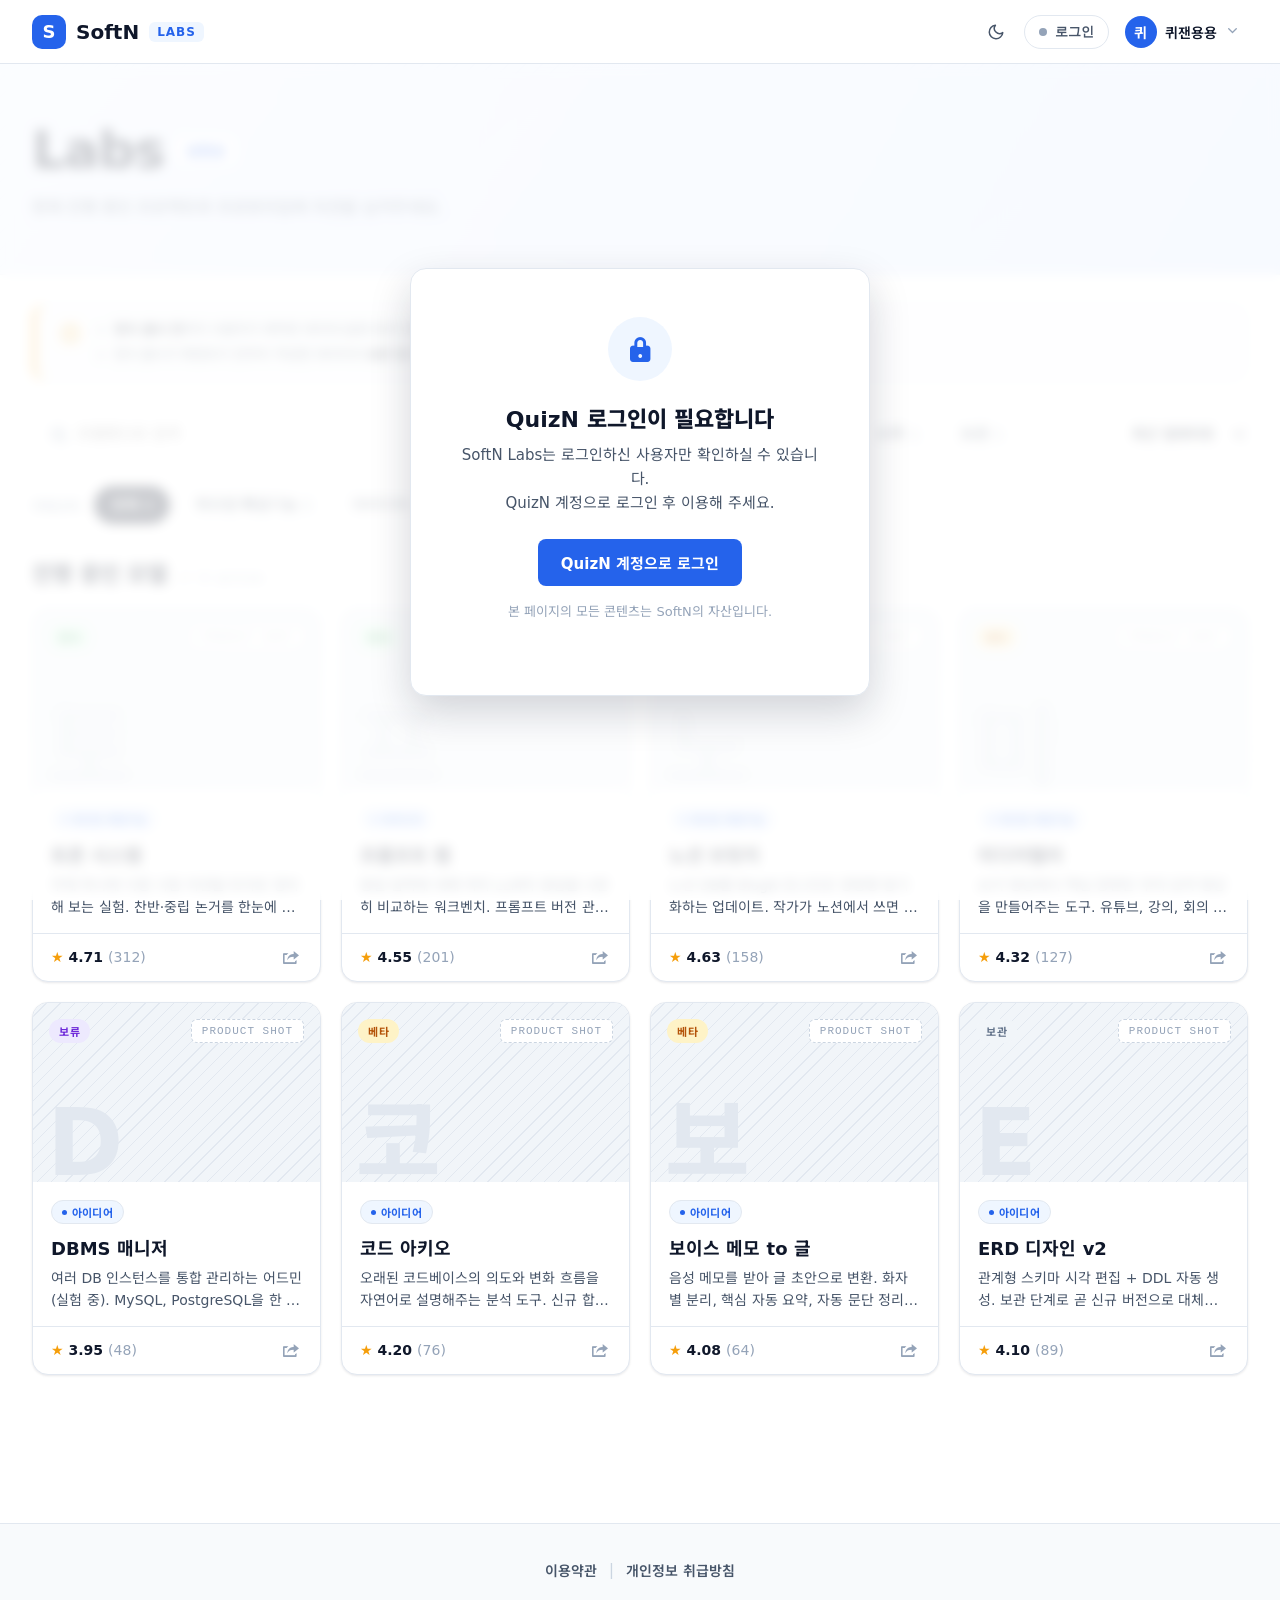
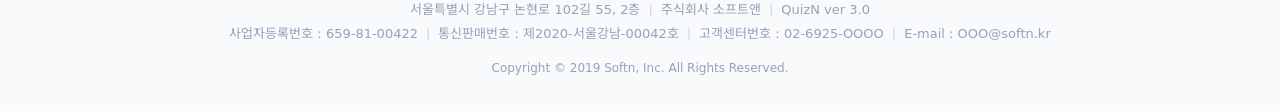
<file: labs.html>
<!DOCTYPE html>
<html lang="ko">
<head>
<meta charset="UTF-8">
<meta name="viewport" content="width=device-width, initial-scale=1.0">
<title>SoftN Labs · 실험실</title>
<link rel="stylesheet" href="./fonts/fontello/css/fontello.css">
<link rel="stylesheet" href="./labs.css">
<!-- FOUC 방지: 테마 즉시 적용 -->
<script>document.documentElement.setAttribute('data-mode', localStorage.getItem('labs_theme') || 'light');</script>
</head>
<body>

<!-- 헤더 (labs.js가 주입) -->
<div id="header-slot"></div>

<!-- 히어로 -->
<section class="hero">
  <div class="inner">
    <div class="left">
      <div class="htitle">
        <h1>Labs</h1>
        <span class="ko-tag">실험실</span>
      </div>
      <p class="desc">현재 진행 중인 프로젝트와 프로토타입에 의견을 남겨주세요.</p>
    </div>
    <div class="count" hidden>총 <strong id="total-count">0</strong>개</div>
  </div>
</section>

<!-- 본문 -->
<main class="container">
  <div class="labs-caution">
    <i class="icon-attention-alt-1 ci"></i>
    <ul>
      <li><strong>정식 출시 전</strong>까지 사용자가 제작한 데이터(설정·참여·의견 등)는 사전 고지 후 초기화되거나 삭제될 수 있습니다.</li>
      <li>정식 출시가 확정되기 전까지 작성한 데이터의 <strong>보존 및 타 서비스 연계(연동)는 지원하지 않습니다.</strong></li>
    </ul>
  </div>

  <div class="controls">
    <div class="search">
      <i class="icon-zoom-in"></i>
      <input type="text" id="search" placeholder="모델명으로 검색" autocomplete="off">
    </div>
    <div class="filter-chips" id="filter-chips"></div>
    <select class="sort" id="sort">
      <option value="updated">최근 업데이트</option>
      <option value="rating">평점 높은순</option>
      <option value="count">참여 많은순</option>
      <option value="name">이름순</option>
    </select>
  </div>

  <div class="cat-filter">
    <span class="cat-filter-label">카테고리</span>
    <div class="filter-chips" id="cat-chips"></div>
  </div>

  <div class="section-title">
    <h2>진행 중인 모델</h2>
    <span class="active-count" id="active-count">// 0 active</span>
    <a class="btn primary new-model" id="new-model" href="labs-write.html" hidden>+ 새 모델 등록</a>
  </div>

  <div class="model-grid" id="model-grid"></div>
  <div class="list-pagination" id="card-pagination"></div>
</main>

<!-- 푸터 (labs.js가 주입) -->
<div id="footer-slot"></div>

<!-- 게이트 (labs.js가 주입) -->
<div id="gate-slot"></div>

<script src="./labs.js?v=20260618"></script>
<script>
  // 헤더·게이트 주입
  document.getElementById('header-slot').outerHTML = headerHTML();
  document.getElementById('gate-slot').outerHTML = gateHTML();
  injectFooter('footer-slot');

  const gridEl = document.getElementById('model-grid');
  const searchEl = document.getElementById('search');
  const sortEl = document.getElementById('sort');
  const chipsEl = document.getElementById('filter-chips');

  let activeFilter = 'all';
  let cardPage = 0;
  const PER_PAGE = 8;
  const pagerEl = document.getElementById('card-pagination');

  // 등록된 커스텀 모델 + 기본 모델 병합 (Staff가 등록한 모델이 목록에 표시됨)
  const customModels = (function () { try { return JSON.parse(localStorage.getItem('labs_custom_models') || '[]'); } catch (e) { return []; } })();
  const VIEW_MODELS = customModels.concat(MODELS);

  // 필터 칩 (상태별 카운트)
  const counts = {
    all: VIEW_MODELS.length,
    beta: VIEW_MODELS.filter(m => m.status === 'beta').length,
    live: VIEW_MODELS.filter(m => m.status === 'live').length,
    hold: VIEW_MODELS.filter(m => m.status === 'hold').length,
    archived: VIEW_MODELS.filter(m => m.status === 'archived').length
  };
  const CHIP_DEFS = [
    { key: 'all', label: '전체' }, { key: 'beta', label: '베타' },
    { key: 'live', label: '정식' }, { key: 'hold', label: '보류' }, { key: 'archived', label: '보관' }
  ];
  CHIP_DEFS.forEach(def => {
    const chip = el('button', 'chip' + (def.key === 'all' ? ' active' : ''));
    chip.append(document.createTextNode(def.label), Object.assign(el('span', 'c-cnt'), { textContent: counts[def.key] }));
    chip.addEventListener('click', () => {
      activeFilter = def.key;
      cardPage = 0;
      chipsEl.querySelectorAll('.chip').forEach(c => c.classList.remove('active'));
      chip.classList.add('active');
      render();
    });
    chipsEl.append(chip);
  });

  // 카테고리 필터 칩 (별도 줄)
  let activeCat = 'all';
  const catChipsEl = document.getElementById('cat-chips');
  const catCounts = {
    all: VIEW_MODELS.length,
    ext: VIEW_MODELS.filter(m => m.category === 'ext').length,
    idea: VIEW_MODELS.filter(m => m.category === 'idea').length
  };
  const CAT_DEFS = [
    { key: 'all', label: '전체' },
    { key: 'ext', label: CATEGORY_KO.ext },
    { key: 'idea', label: CATEGORY_KO.idea }
  ];
  CAT_DEFS.forEach(def => {
    const chip = el('button', 'chip' + (def.key === 'all' ? ' active' : ''));
    chip.append(document.createTextNode(def.label), Object.assign(el('span', 'c-cnt'), { textContent: catCounts[def.key] }));
    chip.addEventListener('click', () => {
      activeCat = def.key;
      cardPage = 0;
      catChipsEl.querySelectorAll('.chip').forEach(c => c.classList.remove('active'));
      chip.classList.add('active');
      render();
    });
    catChipsEl.append(chip);
  });

  document.getElementById('total-count').textContent = VIEW_MODELS.length;

  function buildCard(m) {
    const card = el('article', 'model-card');
    card.addEventListener('click', () => { location.href = 'labs-detail.html?model=' + m.key; });

    const thumb = el('div', 'mc-thumb');
    if (m.thumb) {
      const im = el('img', 'mc-shot'); im.src = m.thumb; im.alt = m.name;
      thumb.append(im, Object.assign(el('span', 'status-badge ' + m.status), { textContent: STATUS_KO[m.status] }));
    } else {
      thumb.append(
        Object.assign(el('span', 'status-badge ' + m.status), { textContent: STATUS_KO[m.status] }),
        Object.assign(el('span', 'shot-label'), { textContent: 'PRODUCT SHOT' }),
        Object.assign(el('span', 'watermark'), { textContent: m.name.charAt(0) })
      );
    }

    const body = el('div', 'mc-body');
    if (m.category && CATEGORY_KO[m.category]) body.append(el('span', 'mc-cat', CATEGORY_KO[m.category]));
    body.append(el('h3', 'mc-name', m.name), el('p', 'mc-desc', m.desc));

    const foot = el('div', 'mc-foot');
    const rating = el('div', 'rating');
    rating.append(
      Object.assign(el('span', 'star'), { textContent: '★' }),
      Object.assign(el('span', 'score'), { textContent: m.rating.toFixed(2) }),
      Object.assign(el('span', 'rcount'), { textContent: '(' + m.count + ')' })
    );
    const ext = el('span', 'ext');
    ext.append(icon('export'));
    foot.append(rating, ext);

    card.append(thumb, body, foot);
    return card;
  }

  function render() {
    const q = searchEl.value.trim().toLowerCase();
    let list = VIEW_MODELS.filter(m => activeFilter === 'all' || m.status === activeFilter);
    list = list.filter(m => activeCat === 'all' || m.category === activeCat);
    if (q) list = list.filter(m => m.name.toLowerCase().includes(q));

    const sort = sortEl.value;
    list = [...list].sort((a, b) => {
      if (sort === 'updated') return b.updated.localeCompare(a.updated);
      if (sort === 'rating') return b.rating - a.rating;
      if (sort === 'count') return b.count - a.count;
      if (sort === 'name') return a.name.localeCompare(b.name, 'ko');
      return 0;
    });

    // 페이지네이션
    const totalPages = Math.ceil(list.length / PER_PAGE);
    if (cardPage >= totalPages) cardPage = 0;
    const pageItems = list.slice(cardPage * PER_PAGE, cardPage * PER_PAGE + PER_PAGE);

    gridEl.replaceChildren();
    if (list.length === 0) {
      gridEl.append(el('p', 'empty-state', '검색 결과가 없습니다.'));
    } else {
      pageItems.forEach(m => gridEl.append(buildCard(m)));
    }
    renderPager(pagerEl, list.length, PER_PAGE, cardPage, p => { cardPage = p; render(); window.scrollTo({ top: 0, behavior: 'smooth' }); });

    const active = VIEW_MODELS.filter(m => !isInactiveStatus(m.status)).length;
    document.getElementById('active-count').textContent = '// ' + active + ' active';
  }

  searchEl.addEventListener('input', () => { cardPage = 0; render(); });
  sortEl.addEventListener('change', () => { cardPage = 0; render(); });

  initChrome(() => { const nm = document.getElementById('new-model'); if (nm) nm.hidden = !isStaff(); });
  render();
</script>

</body>
</html>
</file>
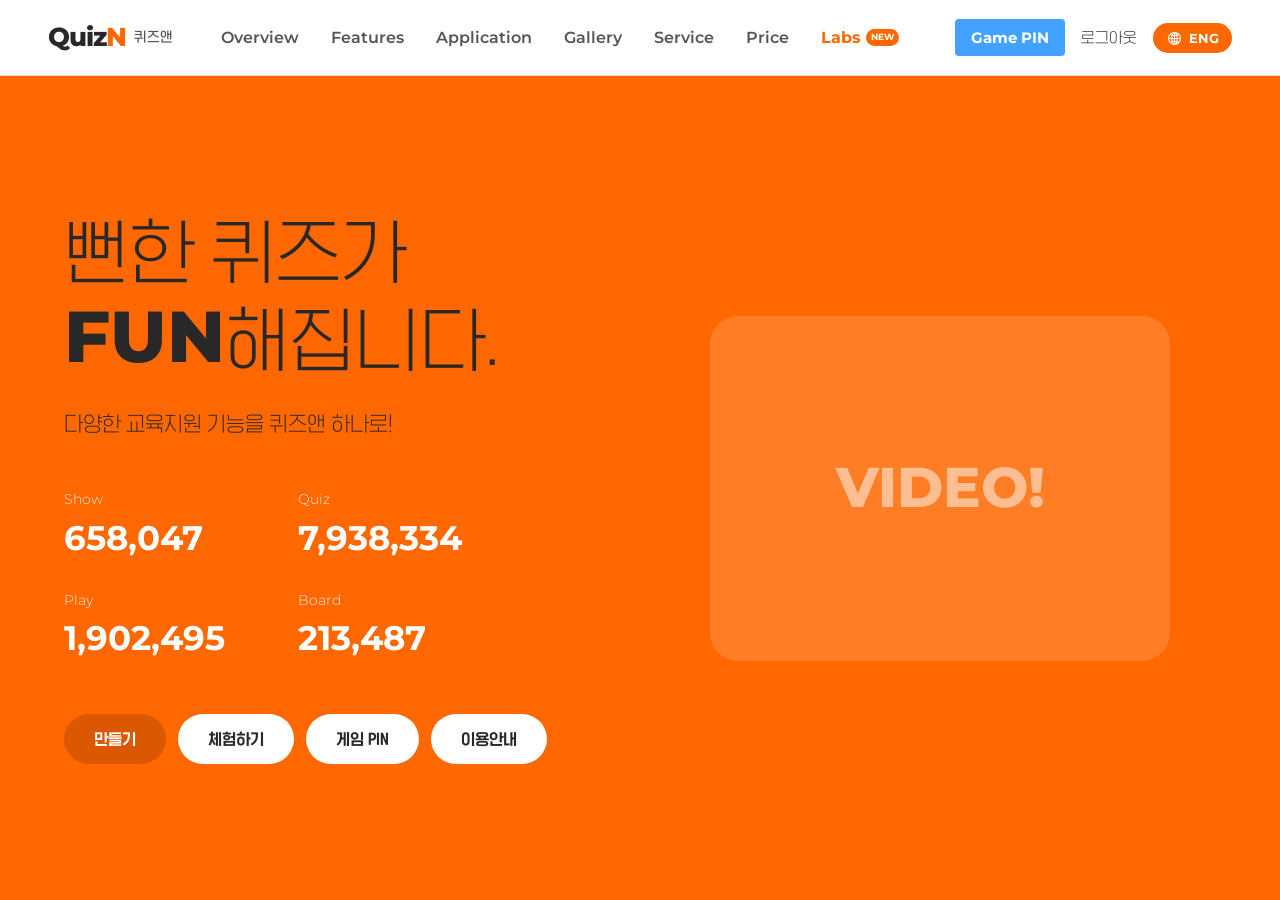
<file: quizn-home.html>
<!DOCTYPE html>
<html lang="ko">
<head>
<meta charset="UTF-8">
<meta name="viewport" content="width=device-width, initial-scale=1.0">
<title>QuizN · 뻔한 퀴즈가 FUN해집니다</title>
<link rel="stylesheet" href="./colors_and_type.css">
<style>
  /* QuizN 메인 (quizn.show 재현) — SHOW 주황 테마. colors_and_type.css 토큰만 참조. */
  * { box-sizing: border-box; }
  body { margin: 0; background: var(--bg); color: var(--fg); }

  /* 상단 네비 */
  .gnav { height: 76px; display: flex; align-items: center; gap: var(--space-7); padding: 0 var(--space-7); background: var(--bg); border-bottom: 1px solid var(--border); }
  .gnav .logo { display: flex; align-items: center; gap: var(--space-2); }
  .gnav .logo .mark { font-family: var(--font-en); font-weight: var(--fw-black); font-size: 26px; color: var(--fg); letter-spacing: -1px; }
  .gnav .logo .mark .n { color: var(--main-color); }
  .gnav .logo .ko { font-size: var(--fs-caption); color: var(--fg-sub); font-weight: var(--fw-semibold); }
  .gnav .menu { display: flex; align-items: center; gap: var(--space-6); }
  .gnav .menu a { font-family: var(--font-en); font-size: 16px; font-weight: var(--fw-semibold); color: var(--fg-sub); text-decoration: none; cursor: pointer; transition: color var(--t-fast); }
  .gnav .menu a:hover { color: var(--fg); }
  .gnav .menu a.labs { color: var(--main-color); font-weight: var(--fw-bold); display: inline-flex; align-items: center; gap: 5px; }
  .gnav .menu a.labs::after { content: "NEW"; font-size: 9px; font-weight: 700; background: var(--main-color); color: #fff; padding: 1px 5px; border-radius: var(--r-pill); }
  .gnav .right { margin-left: auto; display: flex; align-items: center; gap: var(--space-4); }
  .gnav .pin { font-family: var(--font-en); font-weight: var(--fw-bold); font-size: 15px; color: #fff; background: var(--brand-class); border: 0; border-radius: var(--r-sm); padding: 9px 16px; cursor: pointer; }
  .gnav .logout { font-size: 15px; color: var(--fg); cursor: pointer; }
  .gnav .lang { font-family: var(--font-en); font-weight: var(--fw-bold); font-size: 13px; color: #fff; background: var(--main-color); border: 0; border-radius: var(--r-pill); padding: 7px 13px; cursor: pointer; display: inline-flex; align-items: center; gap: 5px; }

  /* 히어로 (SHOW 주황) */
  .hero { background: var(--main-color); color: #fff; min-height: calc(100vh - 76px); display: flex; align-items: center; }
  .hero .inner { max-width: 1280px; margin: 0 auto; padding: 0 var(--space-8); display: grid; grid-template-columns: 1fr 1fr; gap: var(--space-7); align-items: center; width: 100%; }
  .hero h1 { font-size: 72px; font-weight: var(--fw-light); line-height: 1.15; margin: 0 0 var(--space-5); }
  .hero h1 b { font-family: var(--font-en); font-weight: var(--fw-black); }
  .hero .sub { font-size: var(--fs-h4); font-weight: var(--fw-light); margin: 0 0 var(--space-7); opacity: 0.95; }
  .stats { display: grid; grid-template-columns: 1fr 1fr; gap: var(--space-5) var(--space-7); max-width: 420px; margin-bottom: var(--space-7); }
  .stats .k { font-family: var(--font-en); font-size: var(--fs-caption); opacity: 0.85; }
  .stats .v { font-family: var(--font-en); font-size: 34px; font-weight: var(--fw-bold); }
  .cta-row { display: flex; gap: var(--space-3); flex-wrap: wrap; }
  .cta { border: 0; border-radius: var(--r-pill); padding: 16px 30px; font-family: var(--font-kr); font-size: 16px; font-weight: var(--fw-bold); cursor: pointer; }
  .cta.solid { background: var(--theme-deep); color: #fff; }
  .cta.outline { background: #fff; color: var(--fg); }
  .hero .art { display: grid; place-items: center; }
  .hero .art .ph { width: 100%; max-width: 460px; aspect-ratio: 4/3; border-radius: var(--r-lg); background: rgba(255,255,255,0.14); display: grid; place-items: center; font-family: var(--font-en); font-weight: var(--fw-black); font-size: 56px; color: rgba(255,255,255,0.5); }
</style>
</head>
<body data-theme="show">

  <header class="gnav">
    <div class="logo">
      <span class="mark">Quiz<span class="n">N</span></span>
      <span class="ko">퀴즈앤</span>
    </div>
    <nav class="menu">
      <a>Overview</a>
      <a>Features</a>
      <a>Application</a>
      <a>Gallery</a>
      <a>Service</a>
      <a>Price</a>
      <a class="labs" href="labs.html" target="_blank" rel="noopener">Labs</a>
    </nav>
    <div class="right">
      <button class="pin">Game PIN</button>
      <span class="logout">로그아웃</span>
      <button class="lang"><i class="icon-globe"></i> ENG</button>
    </div>
  </header>

  <section class="hero">
    <div class="inner">
      <div class="copy">
        <h1>뻔한 퀴즈가<br><b>FUN</b>해집니다.</h1>
        <p class="sub">다양한 교육지원 기능을 퀴즈앤 하나로!</p>
        <div class="stats">
          <div><div class="k">Show</div><div class="v">658,047</div></div>
          <div><div class="k">Quiz</div><div class="v">7,938,334</div></div>
          <div><div class="k">Play</div><div class="v">1,902,495</div></div>
          <div><div class="k">Board</div><div class="v">213,487</div></div>
        </div>
        <div class="cta-row">
          <button class="cta solid" onclick="location.href='myshow.html'">만들기</button>
          <button class="cta outline">체험하기</button>
          <button class="cta outline">게임 PIN</button>
          <button class="cta outline">이용안내</button>
        </div>
      </div>
      <div class="art"><div class="ph">VIDEO!</div></div>
    </div>
  </section>

<script>
  // 시안: Labs 외 메뉴/버튼은 안내만
  document.querySelectorAll('.menu a:not(.labs), .pin, .lang, .logout, .cta').forEach(elm => {
    elm.addEventListener('click', e => {
      if (elm.tagName === 'A' && elm.getAttribute('href')) return;
      alert('시안 — 준비 중입니다');
    });
  });
</script>

</body>
</html>
</file>
<file: fonts/fontello/css/fontello.css>
@font-face {
  font-family: 'fontello';
  src: url('../font/fontello.eot?21190277');
  src: url('../font/fontello.eot?21190277#iefix') format('embedded-opentype'),
       url('../font/fontello.woff2?21190277') format('woff2'),
       url('../font/fontello.woff?21190277') format('woff'),
       url('../font/fontello.ttf?21190277') format('truetype'),
       url('../font/fontello.svg?21190277#fontello') format('svg');
  font-weight: normal;
  font-style: normal;
}
/* Chrome hack: SVG is rendered more smooth in Windozze. 100% magic, uncomment if you need it. */
/* Note, that will break hinting! In other OS-es font will be not as sharp as it could be */
/*
@media screen and (-webkit-min-device-pixel-ratio:0) {
  @font-face {
    font-family: 'fontello';
    src: url('../font/fontello.svg?21190277#fontello') format('svg');
  }
}
*/
[class^="icon-"]:before, [class*=" icon-"]:before {
  font-family: "fontello";
  font-style: normal;
  font-weight: normal;
  speak: never;

  display: inline-block;
  text-decoration: inherit;
  width: 1em;
  margin-right: .2em;
  text-align: center;
  /* opacity: .8; */

  /* For safety - reset parent styles, that can break glyph codes*/
  font-variant: normal;
  text-transform: none;

  /* fix buttons height, for twitter bootstrap */
  line-height: 1em;

  /* Animation center compensation - margins should be symmetric */
  /* remove if not needed */
  margin-left: .2em;

  /* you can be more comfortable with increased icons size */
  /* font-size: 120%; */

  /* Font smoothing. That was taken from TWBS */
  -webkit-font-smoothing: antialiased;
  -moz-osx-font-smoothing: grayscale;

  /* Uncomment for 3D effect */
  /* text-shadow: 1px 1px 1px rgba(127, 127, 127, 0.3); */
}

.icon-attention-alt-1:before { content: '\e800'; } /* '' */
.icon-heart:before { content: '\e801'; } /* '' */
.icon-heart-line:before { content: '\e802'; } /* '' */
.icon-download:before { content: '\e803'; } /* '' */
.icon-album:before { content: '\e804'; } /* '' */
.icon-up-open-1:before { content: '\e805'; } /* '' */
.icon-plus:before { content: '\e806'; } /* '' */
.icon-send:before { content: '\e807'; } /* '' */
.icon-pencil2:before { content: '\e808'; } /* '' */
.icon-blank-page:before { content: '\e809'; } /* '' */
.icon-cancel:before { content: '\e80a'; } /* '' */
.icon-cog-1:before { content: '\e80b'; } /* '' */
.icon-down-open-1:before { content: '\e80c'; } /* '' */
.icon-left-open-1:before { content: '\e80d'; } /* '' */
.icon-down-micro:before { content: '\e80e'; } /* '' */
.icon-delete:before { content: '\e80f'; } /* '' */
.icon-time:before { content: '\e810'; } /* '' */
.icon-close:before { content: '\e811'; } /* '' */
.icon-check-1:before { content: '\e812'; } /* '' */
.icon-quiz:before { content: '\e813'; } /* '' */
.icon-all:before { content: '\e814'; } /* '' */
.icon-play:before { content: '\e815'; } /* '' */
.icon-dot:before { content: '\e816'; } /* '' */
.icon-link:before { content: '\e817'; } /* '' */
.icon-move-arrows:before { content: '\e818'; } /* '' */
.icon-push-pin:before { content: '\e819'; } /* '' */
.icon-push-pin-line:before { content: '\e81a'; } /* '' */
.icon-edit:before { content: '\e81b'; } /* '' */
.icon-check:before { content: '\e81c'; } /* '' */
.icon-right-open-1:before { content: '\e81d'; } /* '' */
.icon-005-copy:before { content: '\e81e'; } /* '' */
.icon-down-dir-1:before { content: '\e81f'; } /* '' */
.icon-up-dir:before { content: '\e820'; } /* '' */
.icon-up-micro:before { content: '\e821'; } /* '' */
.icon-link-02:before { content: '\e822'; } /* '' */
.icon-zoom-in:before { content: '\e823'; } /* '' */
.icon-left-big:before { content: '\e824'; } /* '' */
.icon-left-open-2:before { content: '\e825'; } /* '' */
.icon-left:before { content: '\e826'; } /* '' */
.icon-newdoc:before { content: '\e827'; } /* '' */
.icon-left-small:before { content: '\e828'; } /* '' */
.icon-export:before { content: '\e829'; } /* '' */
.icon-folder-open:before { content: '\e82a'; } /* '' */
.icon-lock-filled:before { content: '\e82b'; } /* '' */
.icon-to-start:before { content: '\e82c'; } /* '' */
.icon-to-end:before { content: '\e82d'; } /* '' */
.icon-board-copy:before { content: '\e82e'; } /* '' */
.icon-group1:before { content: '\e82f'; } /* '' */
.icon-group2:before { content: '\e830'; } /* '' */
.icon-pen:before { content: '\e831'; } /* '' */
.icon-eraser:before { content: '\e832'; } /* '' */
.icon-drawing:before { content: '\e833'; } /* '' */
.icon-prev-btn:before { content: '\e834'; } /* '' */
.icon-next-btn:before { content: '\e835'; } /* '' */
.icon-trash:before { content: '\e836'; } /* '' */
.icon-palette:before { content: '\e837'; } /* '' */
.icon-music:before { content: '\e838'; } /* '' */
.icon-volume-up:before { content: '\e839'; } /* '' */
.icon-plus-circle:before { content: '\e83a'; } /* '' */
.icon-minus-circle:before { content: '\e83b'; } /* '' */
.icon-qr-code:before { content: '\e83c'; } /* '' */
.icon-eye:before { content: '\e83d'; } /* '' */
.icon-eye-none:before { content: '\e83e'; } /* '' */
.icon-record:before { content: '\e83f'; } /* '' */
.icon-mail:before { content: '\e840'; } /* '' */
.icon-post-1:before { content: '\e841'; } /* '' */
.icon-play-2:before { content: '\e842'; } /* '' */
.icon-stop-1:before { content: '\e843'; } /* '' */
.icon-pause-1:before { content: '\e844'; } /* '' */
.icon-plus-big:before { content: '\e845'; } /* '' */
.icon-invitation:before { content: '\e846'; } /* '' */
.icon-plus-mini:before { content: '\e847'; } /* '' */
.icon-circle-w:before { content: '\e848'; } /* '' */
.icon-circle-b:before { content: '\e849'; } /* '' */
.icon-triangle-w:before { content: '\e84a'; } /* '' */
.icon-triangle-b:before { content: '\e84b'; } /* '' */
.icon-square-w:before { content: '\e84c'; } /* '' */
.icon-square-b:before { content: '\e84d'; } /* '' */
.icon-line:before { content: '\e84e'; } /* '' */
.icon-preview:before { content: '\e84f'; } /* '' */
.icon-background:before { content: '\e850'; } /* '' */
.icon-pen-user-01:before { content: '\e851'; } /* '' */
.icon-align-high:before { content: '\e852'; } /* '' */
.icon-align-low:before { content: '\e853'; } /* '' */
.icon-text:before { content: '\e854'; } /* '' */
.icon-megaphone:before { content: '\e855'; } /* '' */
.icon-naverblog:before { content: '\e856'; } /* '' */
.icon-art-pencil:before { content: '\e857'; } /* '' */
.icon-eraser-02:before { content: '\e858'; } /* '' */
.icon-thickness:before { content: '\e859'; } /* '' */
.icon-shapes:before { content: '\e85a'; } /* '' */
.icon-ccw:before { content: '\e85b'; } /* '' */
.icon-share:before { content: '\e85c'; } /* '' */
.icon-tab:before { content: '\e85d'; } /* '' */
.icon-sync:before { content: '\e85e'; } /* '' */
.icon-speech-bubble:before { content: '\e85f'; } /* '' */
.icon-arrow-right2:before { content: '\e860'; } /* '' */
.icon-arrow-left2:before { content: '\e861'; } /* '' */
.icon-arrow-left1:before { content: '\e862'; } /* '' */
.icon-arrow-right1:before { content: '\e863'; } /* '' */
.icon-globe:before { content: '\e864'; } /* '' */
.icon-more:before { content: '\e865'; } /* '' */
.icon-note-beamed:before { content: '\e866'; } /* '' */
.icon-edit-02:before { content: '\e867'; } /* '' */
.icon-mission:before { content: '\e868'; } /* '' */
.icon-help:before { content: '\e869'; } /* '' */
.icon-text-gif:before { content: '\e86a'; } /* '' */
.icon-text-video:before { content: '\e86b'; } /* '' */
.icon-text-show:before { content: '\e86c'; } /* '' */
.icon-cw:before { content: '\e86d'; } /* '' */
.icon-camera:before { content: '\e86e'; } /* '' */
.icon-guest:before { content: '\e87b'; } /* '' */
.icon-chart:before { content: '\e87c'; } /* '' */
.icon-user:before { content: '\e87d'; } /* '' */
.icon-view:before { content: '\e87e'; } /* '' */
.icon-post:before { content: '\e87f'; } /* '' */
.icon-question_mark:before { content: '\e881'; } /* '' */
.icon-big_x:before { content: '\e882'; } /* '' */
.icon-service:before { content: '\e884'; } /* '' */
.icon-report:before { content: '\e885'; } /* '' */
.icon-studio:before { content: '\e886'; } /* '' */
.icon-mypage:before { content: '\e887'; } /* '' */
.icon-home-menu:before { content: '\e888'; } /* '' */
.icon-standby:before { content: '\e889'; } /* '' */
.icon-contents-menu:before { content: '\e88a'; } /* '' */
.icon-customer:before { content: '\e88b'; } /* '' */
.icon-group-menu:before { content: '\e88c'; } /* '' */
.icon-video-record:before { content: '\e88d'; } /* '' */
.icon-filter:before { content: '\e88e'; } /* '' */
.icon-quiz-01:before { content: '\e906'; } /* '' */
.icon-down-open:before { content: '\f004'; } /* '' */
.icon-up-open:before { content: '\f005'; } /* '' */
.icon-right-open:before { content: '\f006'; } /* '' */
.icon-left-open:before { content: '\f007'; } /* '' */
.icon-location:before { content: '\f031'; } /* '' */
.icon-check-empty:before { content: '\f096'; } /* '' */
.icon-twitter:before { content: '\f099'; } /* '' */
.icon-facebook:before { content: '\f09a'; } /* '' */
.icon-folder-open-empty:before { content: '\f115'; } /* '' */
.icon-attention-alt-2:before { content: '\f12a'; } /* '' */
.icon-mic:before { content: '\f130'; } /* '' */
.icon-youtube-play:before { content: '\f16a'; } /* '' */
.icon-instagram:before { content: '\f16d'; } /* '' */
.icon-file-audio:before { content: '\f1c7'; } /* '' */
.icon-sliders:before { content: '\f1de'; } /* '' */
</file>
<file: labs.css>
/* ============================================================
   SoftN Labs — 디자인 시스템
   QuizN(민트/주황)과 별개의 독립 포털. 파란 액센트 + 다크모드.
   라이트: :root  /  다크: [data-mode="dark"]
   색 하드코딩은 이 파일의 토큰 정의부에만, 컴포넌트는 var(--*) 참조.
   ============================================================ */

@import url('https://fonts.googleapis.com/css2?family=Noto+Sans+KR:wght@400;500;600;700;800&display=swap');

:root {
  --accent:        #2563eb;
  --accent-hover:  #1d4ed8;
  --accent-soft:   #eff6ff;

  --bg:            #ffffff;
  --bg-soft:       #f8fafc;
  --bg-elev:       #ffffff;
  --hero-from:     #eef4ff;
  --hero-to:       #dbe7ff;

  --fg:            #0f172a;
  --fg-sub:        #475569;
  --fg-mute:       #94a3b8;
  --border:        #e2e8f0;
  --border-strong: #cbd5e1;

  --star:          #f59e0b;
  --accent-grid:   rgba(37,99,235,0.04);
  --req-fg:        #dc2626;  --req-bg:  #fee2e2;

  --beta-bg:  #fef3c7;  --beta-fg:  #b45309;
  --live-bg:  #dcfce7;  --live-fg:  #15803d;
  --hold-bg:  #ede9fe;  --hold-fg:  #6d28d9;
  --arch-bg:  #f1f5f9;  --arch-fg:  #64748b;

  --thumb-bg:      #f1f5f9;
  --thumb-line:    #e2e8f0;
  --thumb-mark:    #e2e8f0;

  --shadow-card:   0 1px 3px rgba(15,23,42,0.06), 0 1px 2px rgba(15,23,42,0.04);
  --shadow-hover:  0 12px 28px -12px rgba(15,23,42,0.22);
  --shadow-pop:    0 16px 40px rgba(15,23,42,0.18);

  --r-card: 16px;
  --r-md:   12px;
  --r-btn:  8px;
  --r-sm:   8px;
  --r-pill: 999px;

  --font: system-ui, -apple-system, 'Noto Sans KR', 'Segoe UI', sans-serif;
  --font-mono: 'SF Mono', 'JetBrains Mono', Consolas, monospace;
  --maxw: 1280px;
}

[data-mode="dark"] {
  --accent:        #3b82f6;
  --accent-hover:  #60a5fa;
  --accent-soft:   #1e293b;

  --bg:            #0f172a;
  --bg-soft:       #0b1222;
  --bg-elev:       #1e293b;
  --hero-from:     #1e293b;
  --hero-to:       #0f172a;

  --fg:            #f1f5f9;
  --fg-sub:        #cbd5e1;
  --fg-mute:       #94a3b8;
  --border:        #334155;
  --border-strong: #475569;

  --accent-grid:   rgba(96,165,250,0.05);
  --req-fg:        #fca5a5;  --req-bg:  #450a0a;
  --beta-bg:  #422006;  --beta-fg:  #fbbf24;
  --live-bg:  #052e16;  --live-fg:  #4ade80;
  --hold-bg:  #2e1065;  --hold-fg:  #c4b5fd;
  --arch-bg:  #1e293b;  --arch-fg:  #94a3b8;

  --thumb-bg:      #1e293b;
  --thumb-line:    #334155;
  --thumb-mark:    #334155;

  --shadow-card:   0 1px 3px rgba(0,0,0,0.4);
  --shadow-hover:  0 12px 28px -12px rgba(0,0,0,0.6);
  --shadow-pop:    0 16px 40px rgba(0,0,0,0.5);
}

* { box-sizing: border-box; }
html, body { margin: 0; }
body {
  font-family: var(--font);
  background: var(--bg);
  color: var(--fg);
  -webkit-font-smoothing: antialiased;
  transition: background 0.2s ease, color 0.2s ease;
}
a { color: inherit; text-decoration: none; }

.container { max-width: var(--maxw); margin: 0 auto; padding: 0 32px; }

/* ── 헤더 ─────────────────────────────────────── */
.labs-header {
  position: sticky; top: 0; z-index: 50;
  background: var(--bg);
  border-bottom: 1px solid var(--border);
  height: 64px;
  display: flex; align-items: center;
}
.labs-header .inner { width: 100%; max-width: var(--maxw); margin: 0 auto; padding: 0 32px; display: flex; align-items: center; gap: 12px; }
.lh-logo { display: flex; align-items: center; gap: 10px; cursor: pointer; }
.s-mark {
  width: 34px; height: 34px; border-radius: 10px;
  background: var(--accent); color: #fff;
  display: grid; place-items: center;
  font-weight: 800; font-size: 18px;
}
.lh-logo .brand { font-weight: 800; font-size: 20px; color: var(--fg); }
.labs-tag {
  font-size: 12px; font-weight: 700; letter-spacing: 1px;
  color: var(--accent); background: var(--accent-soft);
  padding: 3px 8px; border-radius: 6px;
}
.lh-right { margin-left: auto; display: flex; align-items: center; gap: 8px; }

.icon-toggle {
  width: 40px; height: 40px; border: 0; background: transparent;
  color: var(--fg-sub); font-size: 18px; cursor: pointer;
  border-radius: var(--r-pill); display: grid; place-items: center;
  transition: background 0.15s ease;
}
.icon-toggle:hover { background: var(--bg-soft); color: var(--fg); }

.auth-toggle {
  display: inline-flex; align-items: center; gap: 8px;
  border: 1px solid var(--border); background: var(--bg);
  color: var(--fg-sub); border-radius: var(--r-pill);
  padding: 7px 14px; font-size: 13px; font-weight: 600; cursor: pointer;
  transition: all 0.15s ease;
}
.auth-toggle:hover { border-color: var(--accent); color: var(--accent); }
.auth-toggle .dot { width: 8px; height: 8px; border-radius: 50%; background: var(--fg-mute); }
.auth-toggle.member .dot { background: var(--live-fg); }

.role-toggle { display: inline-flex; align-items: center; gap: 2px; background: var(--bg-soft); border: 1px solid var(--border); border-radius: var(--r-pill); padding: 3px; }
.role-toggle .rt-btn { border: 0; background: transparent; color: var(--fg-sub); font-family: var(--font); font-size: 13px; font-weight: 600; padding: 5px 12px; border-radius: var(--r-pill); cursor: pointer; }
.role-toggle .rt-btn.active { background: var(--accent); color: #fff; }

.profile { display: inline-flex; align-items: center; gap: 8px; cursor: pointer; padding: 4px 8px; border-radius: var(--r-pill); }
.profile:hover { background: var(--bg-soft); }
.profile .avatar { width: 32px; height: 32px; border-radius: 50%; background: var(--accent); color: #fff; display: grid; place-items: center; font-weight: 700; font-size: 14px; }
.profile .pname { font-size: 14px; font-weight: 600; color: var(--fg); }
.profile .chev { color: var(--fg-mute); font-size: 11px; }

/* ── 히어로 (목록) ────────────────────────────── */
.hero {
  background:
    repeating-linear-gradient(135deg, transparent, transparent 11px, var(--accent-grid) 11px, var(--accent-grid) 12px),
    linear-gradient(120deg, var(--hero-from), var(--hero-to));
  border-bottom: 1px solid var(--border);
}
.hero .inner { max-width: var(--maxw); margin: 0 auto; padding: 56px 32px; display: flex; align-items: flex-end; }
.hero .htitle { display: flex; align-items: center; gap: 12px; }
.hero h1 { font-size: 52px; font-weight: 800; margin: 0; color: var(--fg); letter-spacing: -1px; }
.hero .ko-tag { font-size: 14px; font-weight: 700; color: var(--accent); background: var(--bg); padding: 4px 10px; border-radius: 8px; }
.hero .desc { margin: 14px 0 0; font-size: 16px; color: var(--fg-sub); }
.hero .count { margin-left: auto; font-size: 14px; color: var(--fg-mute); align-self: flex-end; }
.hero .left { display: flex; flex-direction: column; }

/* ── Labs 주의사항 배너 ───────────────────────── */
.labs-caution {
  display: flex; gap: 12px;
  background: var(--bg-soft);
  border: 1px solid var(--border);
  border-left: 4px solid var(--star);
  border-radius: var(--r-card);
  padding: 16px 20px; margin-top: 28px;
}
.labs-caution .ci { color: var(--star); font-size: 20px; flex-shrink: 0; line-height: 1.4; }
.labs-caution ul { margin: 0; padding-left: 18px; display: flex; flex-direction: column; gap: 5px; }
.labs-caution li { font-size: 13px; color: var(--fg-sub); line-height: 1.55; }
.labs-caution li strong { color: var(--fg); font-weight: 600; }

/* ── 목록 페이지네이션 ────────────────────────── */
.list-pagination { display: flex; justify-content: center; gap: 6px; padding: 8px 0 64px; }
.list-pagination button {
  min-width: 38px; height: 38px;
  border: 1px solid var(--border); background: var(--bg); color: var(--fg-sub);
  border-radius: var(--r-btn); font-family: var(--font); font-size: 14px; cursor: pointer;
  transition: all 0.15s ease;
}
.list-pagination button:hover:not(:disabled) { border-color: var(--accent); color: var(--accent); }
.list-pagination button.active { background: var(--accent); border-color: var(--accent); color: #fff; font-weight: 700; }
.list-pagination button:disabled { opacity: 0.4; cursor: default; }

/* ── 컨트롤 바 ────────────────────────────────── */
.controls { display: flex; align-items: center; gap: 16px; padding: 28px 0; }
.search { position: relative; flex: 1; max-width: 560px; }
.search i { position: absolute; left: 16px; top: 50%; transform: translateY(-50%); color: var(--fg-mute); }
.search input {
  width: 100%; height: 48px; border: 1px solid var(--border);
  border-radius: var(--r-pill); background: var(--bg);
  padding: 0 18px 0 44px; font-family: var(--font); font-size: 15px; color: var(--fg);
}
.search input:focus { outline: none; border-color: var(--accent); }
.filter-chips { display: flex; gap: 8px; flex-wrap: wrap; }
.cat-filter { display: flex; align-items: center; gap: 14px; padding: 0 0 20px; flex-wrap: wrap; }
.cat-filter-label { font-size: 13px; font-weight: 700; color: var(--fg-mute); flex-shrink: 0; }
.chip {
  display: inline-flex; align-items: center; gap: 6px;
  border: 1px solid var(--border); background: var(--bg);
  color: var(--fg-sub); border-radius: var(--r-pill);
  padding: 9px 16px; font-size: 14px; font-weight: 600; cursor: pointer;
  transition: all 0.15s ease;
}
.chip:hover { border-color: var(--border-strong); }
.chip .c-cnt { color: var(--fg-mute); font-weight: 700; }
.chip.active { background: var(--fg); color: var(--bg); border-color: var(--fg); }
.chip.active .c-cnt { color: var(--bg); opacity: 0.7; }
.sort {
  margin-left: auto;
  border: 1px solid var(--border); background: var(--bg); color: var(--fg);
  border-radius: var(--r-btn); padding: 11px 16px; font-family: var(--font); font-size: 14px; font-weight: 600; cursor: pointer;
}

/* ── 섹션 제목 ────────────────────────────────── */
.section-title { display: flex; align-items: baseline; gap: 10px; margin: 12px 0 20px; }
.section-title h2 { font-size: 22px; font-weight: 800; margin: 0; color: var(--fg); }
.section-title .active-count { font-family: var(--font-mono); font-size: 13px; color: var(--fg-mute); }

/* ── 모델 카드 그리드 ─────────────────────────── */
.model-grid { display: grid; grid-template-columns: repeat(4, 1fr); gap: 20px; padding-bottom: 28px; }
.model-grid .empty-state { grid-column: 1 / -1; text-align: center; color: var(--fg-mute); padding: 60px 0; font-size: 15px; }
.model-card {
  border: 1px solid var(--border); border-radius: var(--r-card);
  background: var(--bg-elev); overflow: hidden; cursor: pointer;
  display: flex; flex-direction: column;
  transition: transform 0.18s ease, box-shadow 0.18s ease, border-color 0.18s ease;
  box-shadow: var(--shadow-card);
}
.model-card:hover { transform: translateY(-3px); box-shadow: var(--shadow-hover); border-color: var(--border-strong); }

.mc-thumb {
  position: relative; aspect-ratio: 16 / 10;
  background:
    repeating-linear-gradient(135deg, var(--thumb-bg), var(--thumb-bg) 9px, var(--thumb-line) 9px, var(--thumb-line) 10px);
  overflow: hidden;
}
.mc-thumb .watermark {
  position: absolute; left: 14px; bottom: -8px;
  font-size: 92px; font-weight: 800; line-height: 1;
  color: var(--thumb-mark);
  user-select: none;
}
.mc-thumb .shot-label {
  position: absolute; top: 16px; right: 16px;
  font-family: var(--font-mono); font-size: 11px; letter-spacing: 1px;
  color: var(--fg-mute); border: 1px dashed var(--border-strong);
  padding: 5px 10px; border-radius: 6px; background: var(--bg);
}
.status-badge {
  position: absolute; top: 16px; left: 16px;
  font-size: 11px; font-weight: 700; letter-spacing: 0.5px;
  padding: 4px 10px; border-radius: var(--r-pill);
}
.status-badge.beta { background: var(--beta-bg); color: var(--beta-fg); }
.status-badge.live { background: var(--live-bg); color: var(--live-fg); }
.status-badge.hold { background: var(--hold-bg); color: var(--hold-fg); }
.status-badge.archived { background: var(--arch-bg); color: var(--arch-fg); }

.mc-body { padding: 18px 18px 0; flex: 1; }
.mc-cat {
  display: inline-flex; align-items: center; gap: 5px;
  font-size: 11px; font-weight: 700; letter-spacing: 0.2px;
  color: var(--accent); background: var(--accent-soft);
  border: 1px solid var(--border); border-radius: var(--r-pill);
  padding: 3px 10px; margin: 0 0 10px;
}
.mc-cat::before { content: ""; width: 5px; height: 5px; border-radius: 50%; background: var(--accent); }
.mc-name { font-size: 18px; font-weight: 700; color: var(--fg); margin: 0 0 8px; }
.mc-desc {
  font-size: 14px; color: var(--fg-sub); line-height: 1.55; margin: 0;
  display: -webkit-box; -webkit-line-clamp: 2; -webkit-box-orient: vertical; overflow: hidden;
}
.mc-foot {
  display: flex; align-items: center; gap: 8px;
  padding: 14px 18px; margin-top: 14px;
  border-top: 1px solid var(--border);
}
.rating { display: inline-flex; align-items: center; gap: 5px; font-size: 14px; }
.rating .star { color: var(--star); }
.rating .score { font-weight: 700; color: var(--fg); }
.rating .rcount { color: var(--fg-mute); }
.mc-foot .ext { margin-left: auto; color: var(--fg-mute); }

/* ── 버튼 ─────────────────────────────────────── */
.btn {
  display: inline-flex; align-items: center; justify-content: center; gap: 8px;
  border: 1px solid transparent; border-radius: var(--r-btn);
  padding: 12px 22px; font-family: var(--font); font-size: 15px; font-weight: 700; cursor: pointer;
  transition: all 0.15s ease;
}
.btn.primary { background: var(--accent); color: #fff; }
.btn.primary:hover { background: var(--accent-hover); }
.btn.ghost { background: var(--bg); color: var(--fg); border-color: var(--border); }
.btn.ghost:hover { background: var(--bg-soft); }

/* ── 비로그인 게이트 ──────────────────────────── */
.gate-overlay {
  position: fixed; inset: 64px 0 0; z-index: 40;
  background: color-mix(in srgb, var(--bg) 78%, transparent);
  backdrop-filter: blur(6px);
  display: none; place-items: center; padding: 32px;
}
.gate-overlay.show { display: grid; }
.gate-box {
  background: var(--bg-elev); border: 1px solid var(--border);
  border-radius: var(--r-card); box-shadow: var(--shadow-pop);
  padding: 48px 44px; max-width: 460px; text-align: center;
}
.gate-box .g-icon { width: 64px; height: 64px; margin: 0 auto 20px; border-radius: 50%; background: var(--accent-soft); color: var(--accent); display: grid; place-items: center; font-size: 28px; }
.gate-box h2 { font-size: 22px; font-weight: 800; margin: 0 0 10px; color: var(--fg); }
.gate-box p { font-size: 15px; color: var(--fg-sub); line-height: 1.6; margin: 0 0 24px; }
.gate-box .asset-note { font-size: 13px; color: var(--fg-mute); margin-top: 16px; }

/* ── 상세: breadcrumb ─────────────────────────── */
.breadcrumb { display: flex; align-items: center; gap: 8px; padding: 24px 0; font-size: 14px; color: var(--fg-mute); }
.breadcrumb a:hover { color: var(--accent); }
.breadcrumb .sep { color: var(--border-strong); }
.breadcrumb .cur { color: var(--fg); font-weight: 600; }

/* ── 상세: 상단 2단 ──────────────────────────── */
.detail-top { display: grid; grid-template-columns: 460px 1fr; gap: 40px; align-items: start; }
.detail-thumb {
  position: relative; aspect-ratio: 4 / 3;
  border: 1px solid var(--border); border-radius: var(--r-card);
  background: repeating-linear-gradient(135deg, var(--thumb-bg), var(--thumb-bg) 9px, var(--thumb-line) 9px, var(--thumb-line) 10px);
  overflow: hidden;
}
.detail-thumb .watermark { position: absolute; left: 24px; bottom: -12px; font-size: 150px; font-weight: 800; color: var(--thumb-mark); line-height: 1; }
.detail-thumb .shot-label { position: absolute; top: 24px; left: 50%; transform: translateX(-50%); font-family: var(--font-mono); font-size: 12px; letter-spacing: 1px; color: var(--fg-mute); border: 1px dashed var(--border-strong); padding: 6px 14px; border-radius: 6px; background: var(--bg); }

.detail-info .d-badge { margin-bottom: 14px; }
.status-badge.inline { position: static; display: inline-block; }
.cat-badge {
  display: inline-flex; align-items: center; gap: 5px;
  font-size: 11px; font-weight: 700; letter-spacing: 0.2px;
  color: var(--accent); background: var(--accent-soft);
  border: 1px solid var(--border); border-radius: var(--r-pill);
  padding: 4px 11px; vertical-align: middle;
}
.cat-badge::before { content: ""; width: 5px; height: 5px; border-radius: 50%; background: var(--accent); }
.detail-info h1 { font-size: 40px; font-weight: 800; margin: 0 0 18px; color: var(--fg); }
.model-key { display: inline-flex; align-items: center; gap: 8px; font-size: 14px; color: var(--fg-sub); margin-bottom: 18px; }
.model-key code { font-family: var(--font-mono); background: var(--bg-soft); border: 1px solid var(--border); border-radius: 6px; padding: 3px 10px; color: var(--fg); }
.detail-info .d-desc { font-size: 15px; color: var(--fg-sub); line-height: 1.7; margin: 0; white-space: pre-line; display: -webkit-box; -webkit-line-clamp: 3; -webkit-box-orient: vertical; overflow: hidden; }
.detail-info .d-desc.expanded { -webkit-line-clamp: unset; }
.more-link { display: block; text-align: center; color: var(--accent); font-weight: 700; font-size: 15px; margin: 18px 0; cursor: pointer; }

/* 대표 이미지 (카드·상세 썸네일) */
.mc-thumb img.mc-shot { position: absolute; inset: 0; width: 100%; height: 100%; object-fit: cover; }
.detail-thumb img.d-shot { position: absolute; inset: 0; width: 100%; height: 100%; object-fit: cover; border-radius: inherit; }
/* 상세 설명 이미지 갤러리 */
.d-images { display: flex; flex-direction: column; gap: 14px; margin: 20px 0 0; }
.d-images img { width: 100%; border-radius: var(--r-md); border: 1px solid var(--border); display: block; }
/* 등록 폼 설명 이미지 미리보기 */
.img-ph-sm img { width: 100%; height: 100%; object-fit: cover; border-radius: inherit; }
.detail-actions { display: flex; gap: 12px; }

/* ── 상세: 통계 박스 ─────────────────────────── */
.stat-box { display: grid; grid-template-columns: repeat(3, 1fr); border: 1px solid var(--border); border-radius: var(--r-card); margin: 32px 0; background: var(--bg-elev); }
.stat-col { padding: 24px 28px; }
.stat-col + .stat-col { border-left: 1px solid var(--border); }
.stat-col .s-label { font-size: 13px; color: var(--fg-mute); margin: 0 0 10px; }
.stat-col .s-main { font-size: 30px; font-weight: 800; color: var(--fg); display: flex; align-items: center; gap: 8px; }
.stat-col .s-main .star { color: var(--star); font-size: 26px; }
.stat-col .s-main .unit { font-size: 16px; color: var(--fg-sub); font-weight: 600; }
.stat-col .s-sub { font-size: 13px; color: var(--fg-mute); margin: 6px 0 0; }

/* ── 상세: 평점 분포 ─────────────────────────── */
.rating-box { display: grid; grid-template-columns: 240px 1fr; gap: 40px; border: 1px solid var(--border); border-radius: var(--r-card); padding: 32px; background: var(--bg-elev); }
.rating-big { text-align: center; }
.rating-big .num { font-size: 56px; font-weight: 800; color: var(--fg); display: inline-flex; align-items: center; gap: 10px; }
.rating-big .num .star { color: var(--star); font-size: 44px; }
.rating-big .stars { color: var(--star); font-size: 18px; letter-spacing: 2px; margin: 6px 0; }
.rating-big .total { font-size: 14px; color: var(--fg-mute); }
.rating-bars { display: flex; flex-direction: column; gap: 10px; justify-content: center; }
.bar-row { display: flex; align-items: center; gap: 12px; font-size: 13px; color: var(--fg-sub); }
.bar-row .b-label { width: 28px; flex-shrink: 0; }
.bar-row .bar { flex: 1; height: 8px; background: var(--bg-soft); border-radius: var(--r-pill); overflow: hidden; }
.bar-row .bar-fill { height: 100%; background: var(--star); border-radius: var(--r-pill); }
.bar-row .b-cnt { width: 36px; text-align: right; color: var(--fg-mute); }
.my-rating { grid-column: 1 / -1; display: flex; align-items: center; gap: 16px; border-top: 1px solid var(--border); padding-top: 24px; margin-top: 8px; }
.my-rating .ml { font-size: 15px; font-weight: 700; color: var(--fg); }
.star-input { display: inline-flex; gap: 6px; }
.star-input .s { font-size: 28px; color: var(--border-strong); cursor: pointer; transition: color 0.1s ease; }
.star-input .s.on, .star-input .s.hover { color: var(--star); }
.my-rating-status { font-size: 14px; font-weight: 600; color: var(--fg-sub); }
.my-rating-edit { font-size: 13px; color: var(--accent); cursor: pointer; }
.my-rating-edit:hover { text-decoration: underline; }

/* 보관(archived) 안내 배너 — 통계 위 전체 폭 */
.archived-banner { display: flex; align-items: flex-start; gap: 12px; background: var(--beta-bg); border: 1px solid var(--star); border-radius: var(--r-md); padding: 16px 20px; margin-top: 28px; margin-bottom: 24px; }
[hidden] { display: none !important; }   /* hidden 속성을 display 지정 컴포넌트(.btn 등)보다 우선 */
/* 운영자 모델 수정/삭제 (등록 모델 상세) */
.d-badge { display: flex; align-items: center; gap: 10px; }
.owner-actions { margin-left: auto; display: inline-flex; gap: 8px; }
.owner-actions .oa-btn { display: inline-flex; align-items: center; gap: 5px; border: 1px solid var(--border); background: var(--bg); color: var(--fg-sub); border-radius: 8px; padding: 7px 14px; font-size: 14px; font-weight: 600; cursor: pointer; font-family: var(--font); transition: all 0.15s ease; }
.owner-actions .oa-btn:hover { border-color: var(--accent); color: var(--accent); }
.owner-actions .oa-btn.del:hover { border-color: #dc2626; color: #dc2626; }
.archived-banner i { color: var(--beta-fg); font-size: 20px; flex-shrink: 0; line-height: 1.4; }
.archived-banner strong { color: var(--fg); font-weight: 700; font-size: 15px; }
.archived-banner .ab-text { font-size: 14px; color: var(--fg-sub); line-height: 1.6; margin-top: 2px; }

/* 보관 시 비활성 처리 */
.is-disabled { opacity: 0.45; pointer-events: none; }

/* ── 상세: 탭 ────────────────────────────────── */
.tabs-bar { display: flex; align-items: center; gap: 4px; border-bottom: 1px solid var(--border); margin: 36px 0 0; }
.tab {
  display: inline-flex; align-items: center; gap: 7px;
  padding: 16px 18px; font-size: 16px; font-weight: 600; color: var(--fg-mute);
  cursor: pointer; border-bottom: 2px solid transparent; margin-bottom: -1px;
}
.tab:hover { color: var(--fg-sub); }
.tab.active { color: var(--fg); font-weight: 700; border-bottom-color: var(--accent); }
.tab .tab-badge { font-size: 13px; font-weight: 700; color: var(--fg-mute); background: var(--bg-soft); border-radius: var(--r-pill); padding: 1px 8px; }
.tab.active .tab-badge { color: var(--accent); background: var(--accent-soft); }
.new-post { margin-left: auto; }

.tab-panel { display: none; padding: 28px 0 80px; }
.tab-panel.active { display: block; }
.panel-empty { text-align: center; color: var(--fg-mute); padding: 60px 0; font-size: 15px; }

/* ── 피드백 / 댓글 ───────────────────────────── */
.feedback-intro { font-size: 14px; color: var(--fg-sub); margin: 0 0 18px; }
.comment-form { display: flex; gap: 10px; margin-bottom: 28px; }
.comment-input { flex: 1; border: 1px solid var(--border); border-radius: var(--r-btn); padding: 12px 16px; font-family: var(--font); font-size: 15px; color: var(--fg); background: var(--bg); }
.comment-input:focus { outline: none; border-color: var(--accent); }
.comment-submit { border: 0; border-radius: var(--r-btn); background: var(--accent); color: #fff; font-family: var(--font); font-size: 15px; font-weight: 700; padding: 0 24px; cursor: pointer; }
.comment-submit:hover { background: var(--accent-hover); }
.comment-list { display: flex; flex-direction: column; gap: 20px; }
.comment-item { display: flex; gap: 14px; }
.comment-item .avatar { width: 40px; height: 40px; flex-shrink: 0; border-radius: 50%; background: var(--accent); color: #fff; display: grid; place-items: center; font-weight: 700; }
.comment-item .c-body { flex: 1; }
.comment-item .c-meta { display: flex; align-items: baseline; gap: 10px; margin-bottom: 4px; }
.comment-item .c-name { font-size: 15px; font-weight: 700; color: var(--fg); }
.comment-item .c-time { font-size: 13px; color: var(--fg-mute); }
.comment-item .c-text { font-size: 15px; color: var(--fg-sub); line-height: 1.6; }
/* 본인 댓글 수정/삭제 액션 */
.comment-item .c-actions { display: flex; gap: 2px; align-self: flex-start; flex-shrink: 0; }
.comment-item .c-actions button { width: 32px; height: 32px; border: none; background: transparent; color: var(--fg-mute); border-radius: 8px; cursor: pointer; font-size: 15px; display: grid; place-items: center; transition: all 0.15s ease; }
.comment-item .c-actions button:hover { background: var(--bg-soft); color: var(--accent); }
.comment-item .c-actions button.del:hover { color: #dc2626; }
/* 인라인 편집 */
.c-edit-area { margin-top: 8px; }
.c-edit-input { width: 100%; box-sizing: border-box; border: 1.5px solid var(--accent); border-radius: 10px; padding: 10px 12px; font-family: var(--font); font-size: 15px; color: var(--fg); background: var(--bg); resize: vertical; min-height: 56px; }
.c-edit-actions { display: flex; justify-content: flex-end; gap: 8px; margin-top: 8px; }
.btn.sm { padding: 7px 16px; font-size: 13px; }
/* 확인 모달 (댓글 삭제 등) */
.confirm-modal { width: 340px; max-width: 90%; text-align: center; padding: 32px 28px; }
.confirm-msg { font-size: 16px; font-weight: 700; color: var(--fg); margin: 8px 0 22px; }
.confirm-actions { display: flex; gap: 10px; }
.confirm-actions .btn { flex: 1; }
.comment-pagination { display: flex; justify-content: center; gap: 6px; margin-top: 28px; }
.comment-pagination button { min-width: 34px; height: 34px; border: 1px solid var(--border); background: var(--bg); color: var(--fg-sub); border-radius: var(--r-btn); font-family: var(--font); cursor: pointer; }
.comment-pagination button:hover:not(:disabled) { border-color: var(--accent); color: var(--accent); }
.comment-pagination button.active { background: var(--accent); border-color: var(--accent); color: #fff; font-weight: 700; }
.comment-pagination button:disabled { opacity: 0.4; cursor: default; }

/* ── 헤더 관리 진입 (Staff) ───────────────────── */
.admin-link { display: inline-flex; align-items: center; gap: 5px; font-size: 14px; font-weight: 600; color: var(--accent); cursor: pointer; padding: 7px 12px; border-radius: var(--r-pill); }
.admin-link:hover { background: var(--accent-soft); }

/* ── 권한 관리 화면 ──────────────────────────── */
.admin-title { font-size: 32px; font-weight: 800; color: var(--fg); margin: 8px 0 8px; }
.admin-desc { font-size: 15px; color: var(--fg-sub); margin: 0 0 28px; line-height: 1.6; }
.admin-denied { text-align: center; padding: 80px 20px; }
.admin-denied .ad-icon { width: 64px; height: 64px; margin: 0 auto 20px; border-radius: 50%; background: var(--bg-soft); color: var(--fg-mute); display: grid; place-items: center; font-size: 28px; }
.admin-denied h2 { font-size: 22px; font-weight: 800; color: var(--fg); margin: 0 0 10px; }
.admin-denied p { font-size: 15px; color: var(--fg-sub); margin: 0; }
.admin-toolbar { display: flex; align-items: center; gap: 16px; margin-bottom: 16px; }
.admin-count { margin-left: auto; font-size: 14px; color: var(--fg-mute); }
.admin-table { border: 1px solid var(--border); border-radius: var(--r-card); overflow: hidden; background: var(--bg-elev); margin-bottom: 48px; }
.ut-row { display: grid; grid-template-columns: 1.3fr 1.9fr 0.8fr 0.9fr 1.7fr 0.6fr; align-items: center; gap: 12px; padding: 14px 20px; border-top: 1px solid var(--border); }
.ut-row:first-child { border-top: 0; }
.ut-head { background: var(--bg-soft); font-size: 13px; font-weight: 700; color: var(--fg-sub); }
.ut-user { display: flex; align-items: center; gap: 10px; }
.ut-avatar { width: 34px; height: 34px; border-radius: 50%; background: var(--accent); color: #fff; display: grid; place-items: center; font-weight: 700; font-size: 14px; flex-shrink: 0; }
.ut-name { font-size: 15px; font-weight: 600; color: var(--fg); }
.ut-org { font-size: 14px; color: var(--fg-sub); }
.ut-email { font-size: 13px; color: var(--fg-sub); font-family: var(--font-mono); overflow: hidden; text-overflow: ellipsis; white-space: nowrap; }
.ut-del { display: flex; justify-content: center; }
.ut-del-btn { width: 34px; height: 34px; border: 1px solid var(--border); background: var(--bg); border-radius: var(--r-btn); color: var(--fg-mute); cursor: pointer; display: grid; place-items: center; font-size: 15px; transition: all 0.15s ease; }
.ut-del-btn:hover { border-color: var(--req-fg); color: var(--req-fg); background: var(--req-bg); }
.ut-del-btn:disabled { opacity: 0.3; cursor: default; }
.role-badge { display: inline-block; font-size: 12px; font-weight: 700; padding: 3px 10px; border-radius: var(--r-pill); }
.role-badge.guest { background: var(--arch-bg); color: var(--arch-fg); }
.role-badge.member { background: var(--accent-soft); color: var(--accent); }
.role-badge.staff { background: var(--live-bg); color: var(--live-fg); }
.ut-chg { display: flex; align-items: center; gap: 10px; }
.role-seg { display: inline-flex; border: 1px solid var(--border); border-radius: var(--r-pill); padding: 2px; gap: 2px; }
.role-seg .rs-btn { border: 0; background: transparent; color: var(--fg-sub); font-family: var(--font); font-size: 12px; font-weight: 600; padding: 5px 11px; border-radius: var(--r-pill); cursor: pointer; }
.role-seg .rs-btn.active { background: var(--accent); color: #fff; }
.role-seg .rs-btn:disabled { opacity: 0.45; cursor: default; }
.rs-note { font-size: 12px; color: var(--fg-mute); }

/* ── 푸터 (QuizN 통일 · 중앙정렬) ── */
.labs-footer { border-top: 1px solid var(--border); background: var(--bg-soft); margin-top: 48px; }
.labs-footer .inner { max-width: var(--maxw); margin: 0 auto; padding: 36px 32px; text-align: center; }
.ft-policy { display: flex; justify-content: center; align-items: center; gap: 12px; margin-bottom: 18px; }
.ft-policy a { font-size: 14px; font-weight: 600; color: var(--fg-sub); cursor: pointer; }
.ft-policy a:hover { color: var(--accent); }
.ft-info { font-size: 13px; color: var(--fg-mute); line-height: 1.9; }
.ft-copy { font-size: 12px; color: var(--fg-mute); margin-top: 14px; }
.ft-sep { color: var(--border-strong); }
.ft-info .ft-sep { margin: 0 8px; }

/* ── 작성 폼 모달 ─────────────────────────────── */
.lab-modal-overlay { position: fixed; inset: 0; background: rgba(15,23,42,0.5); display: none; place-items: center; z-index: 200; padding: 32px; }
.lab-modal-overlay.show { display: grid; }
.lab-modal { width: 560px; max-width: 100%; max-height: 85vh; background: var(--bg); border-radius: var(--r-card); box-shadow: var(--shadow-pop); display: flex; flex-direction: column; overflow: hidden; }
.lm-head { display: flex; align-items: center; padding: 20px 24px; border-bottom: 1px solid var(--border); }
.lm-head h3 { margin: 0; font-size: 18px; font-weight: 700; color: var(--fg); }
.lm-close { margin-left: auto; width: 32px; height: 32px; border: 0; background: transparent; color: var(--fg-mute); font-size: 22px; cursor: pointer; border-radius: var(--r-pill); }
.lm-close:hover { background: var(--bg-soft); color: var(--fg); }
.lm-body { padding: 24px; overflow-y: auto; display: flex; flex-direction: column; gap: 16px; }
.lm-foot { display: flex; justify-content: flex-end; gap: 10px; padding: 16px 24px; border-top: 1px solid var(--border); }
.lm-field { display: flex; flex-direction: column; gap: 6px; }
.lm-field > label { font-size: 13px; font-weight: 600; color: var(--fg); }
.lm-input, .lm-textarea { width: 100%; border: 1px solid var(--border); border-radius: var(--r-btn); padding: 11px 14px; font-family: var(--font); font-size: 15px; color: var(--fg); background: var(--bg); box-sizing: border-box; }
.lm-input:focus, .lm-textarea:focus { outline: none; border-color: var(--accent); }
.lm-textarea { min-height: 120px; resize: vertical; }
.vote-opt { display: flex; gap: 8px; align-items: center; }
.vote-opt .lm-input { flex: 1; }
.vote-opt-del { width: 38px; height: 38px; flex-shrink: 0; border: 1px solid var(--border); background: var(--bg); border-radius: var(--r-btn); color: var(--fg-mute); cursor: pointer; }
.vote-opt-del:hover { color: var(--fg); }
.vote-add { align-self: flex-start; border: 1px dashed var(--border-strong); background: transparent; color: var(--accent); border-radius: var(--r-btn); padding: 8px 14px; font-family: var(--font); font-size: 13px; font-weight: 600; cursor: pointer; }
.lm-opts { display: flex; gap: 20px; flex-wrap: wrap; }
.lm-check { display: flex; align-items: center; gap: 6px; font-size: 14px; color: var(--fg-sub); cursor: pointer; }
.btn:disabled { opacity: 0.5; cursor: default; }

/* ── 글 작성 전용 페이지 ──────────────────────── */
.write-wrap { max-width: 760px; }
.write-title { font-size: 30px; font-weight: 800; color: var(--fg); margin: 8px 0 4px; }
.write-sub { font-size: 14px; color: var(--fg-mute); margin: 0 0 24px; }
.write-card { border: 1px solid var(--border); border-radius: var(--r-card); background: var(--bg-elev); padding: 28px; display: flex; flex-direction: column; gap: 18px; }
.write-foot { display: flex; align-items: center; justify-content: flex-end; gap: 10px; margin: 20px 0 64px; }
.write-foot .wf-left { margin-right: auto; }
.write-denied { text-align: center; padding: 80px 20px; }
.write-denied .wd-icon { width: 64px; height: 64px; margin: 0 auto 20px; border-radius: 50%; background: var(--bg-soft); color: var(--fg-mute); display: grid; place-items: center; font-size: 28px; }
.write-denied h2 { font-size: 22px; font-weight: 800; color: var(--fg); margin: 0 0 10px; }
.write-denied p { font-size: 15px; color: var(--fg-sub); margin: 0 0 20px; }
.radio-row { display: flex; gap: 16px; flex-wrap: wrap; }
.radio-item { display: flex; align-items: center; gap: 6px; font-size: 14px; color: var(--fg-sub); cursor: pointer; padding: 8px 14px; border: 1px solid var(--border); border-radius: var(--r-btn); }
.radio-item input { accent-color: var(--accent); margin: 0; }
.new-model { margin-left: auto; text-decoration: none; }
.req { font-size: 11px; font-weight: 700; color: var(--req-fg); background: var(--req-bg); padding: 1px 7px; border-radius: var(--r-pill); margin-left: 6px; vertical-align: middle; }
.opt { font-size: 11px; font-weight: 600; color: var(--fg-mute); background: var(--bg-soft); padding: 1px 7px; border-radius: var(--r-pill); margin-left: 6px; vertical-align: middle; }
.field-hint { font-size: 12px; color: var(--fg-mute); margin-top: 2px; }
.img-list { display: flex; gap: 10px; flex-wrap: wrap; }
.img-ph-sm { width: 104px; height: 66px; background: var(--thumb-bg); border: 1px solid var(--border); border-radius: var(--r-sm); display: grid; place-items: center; color: var(--fg-mute); font-size: 12px; position: relative; }
.img-ph-sm .del { position: absolute; top: -7px; right: -7px; width: 20px; height: 20px; border-radius: 50%; background: var(--fg); color: var(--bg); border: 0; font-size: 12px; line-height: 1; cursor: pointer; }

/* ── 토스트 ──────────────────────────────────── */
.toast { position: fixed; bottom: 36px; left: 50%; transform: translateX(-50%) translateY(20px); background: var(--fg); color: var(--bg); padding: 12px 22px; border-radius: var(--r-pill); font-size: 14px; box-shadow: var(--shadow-pop); opacity: 0; pointer-events: none; transition: all 0.25s ease; z-index: 300; }
.toast.show { opacity: 1; transform: translateX(-50%) translateY(0); }
.toast strong { color: var(--accent); font-weight: 800; margin: 0 2px; }

/* 다크모드에서 toast 가독성 */
[data-mode="dark"] .toast { background: var(--bg-elev); color: var(--fg); border: 1px solid var(--border); }
</file>
<file: colors_and_type.css>
/* ============================================================
   QuizN Design System — Colors & Typography
   ------------------------------------------------------------
   Source: quizn.show + style_show.css / style_board.css /
   style_class.css (and a derived style_video.css).
   4 services share an identical 4-token shape. Switch theme
   with body[data-theme="show|board|class|video"].
   ============================================================ */

/* ---- Webfonts (Google) ----
   English / display: Montserrat (300/400/500/600/700/800)
   Korean body: HGGGothicssi (local brand font, see @font-face below)
*/
@import url('https://fonts.googleapis.com/css2?family=Montserrat:wght@300;400;500;600;700;800&display=swap');
@import url('./fonts/fontello/css/fontello.css');

/* ---- Brand Korean font: HGGGothicssi (한겨레결체) ----
   6 weights shipped: 00g/20g/40g/60g/80g/99g → 100/300/400/600/700/900
*/
@font-face {
  font-family: 'HGGGothicssi';
  src: url('./fonts/HGGGothicssi_00g.ttf') format('truetype');
  font-weight: 100; font-style: normal; font-display: swap;
}
@font-face {
  font-family: 'HGGGothicssi';
  src: url('./fonts/HGGGothicssi_20g.ttf') format('truetype');
  font-weight: 300; font-style: normal; font-display: swap;
}
@font-face {
  font-family: 'HGGGothicssi';
  src: url('./fonts/HGGGothicssi_40g.ttf') format('truetype');
  font-weight: 400; font-style: normal; font-display: swap;
}
@font-face {
  font-family: 'HGGGothicssi';
  src: url('./fonts/HGGGothicssi_60g.ttf') format('truetype');
  font-weight: 600; font-style: normal; font-display: swap;
}
@font-face {
  font-family: 'HGGGothicssi';
  src: url('./fonts/HGGGothicssi_80g.ttf') format('truetype');
  font-weight: 700; font-style: normal; font-display: swap;
}
@font-face {
  font-family: 'HGGGothicssi';
  src: url('./fonts/HGGGothicssi_99g.ttf') format('truetype');
  font-weight: 900; font-style: normal; font-display: swap;
}

:root {
  /* ============== BRAND COLORS — 4 services (SHOW · BOARD · VIDEO · CLASS) ============== */
  /* SHOW — signature orange (brand main) */
  --brand-show:        #ff6800;
  --brand-show-sub:    #ff8533;
  --brand-show-deep:   #db5800;
  --brand-show-soft:   #ffa366;
  --brand-show-light:  #fff2e8;

  /* BOARD — mint */
  --brand-board:       #02d7c5;
  --brand-board-sub:   #00C1B0;
  --brand-board-deep:  #007E73;
  --brand-board-soft:  #6fe9dd;
  --brand-board-light: #f3fffe;

  /* VIDEO — purple */
  --brand-video:       #9359E1;
  --brand-video-sub:   #ac8ef8;
  --brand-video-deep:  #7249b7;
  --brand-video-soft:  #c5aff8;
  --brand-video-light: #f5f0ff;

  /* CLASS — blue */
  --brand-class:       #44A2FF;
  --brand-class-sub:   #4f9fee;
  --brand-class-deep:  #3790e9;
  --brand-class-soft:  #8cc4ff;
  --brand-class-light: #e7f3ff;

  /* ---- Legacy aliases (kept for backward-compat) ---- */
  --brand-purple-deep:    #572973;
  --brand-purple-vivid:   #9359e1;
  --brand-purple-soft:    #ac8ef8;
  --brand-purple-sub:     #7249b7;
  --brand-purple-hi:      #7b41c9;

  --brand-orange:         #ff6800;
  --brand-orange-tab:     #ff7d24;
  --brand-orange-deep:    #db5800;
  --brand-orange-soft:    #ffa366;

  /* ============== PLAYFUL 4-COLOR PALETTE ============== */
  --c-sky:      #8ECCF8;
  --c-yellow:   #ffc91b;
  --c-mint:     #02d7c5;
  --c-lilac:    #ac8ef8;

  /* ============== TAG / CATEGORY ============== */
  --tag-teal:   #0c7264;
  --tag-orange: #da7127;
  --tag-ink:    #191919;
  --tag-purple: #7249b7;
  --tag-red:    #ba202b;
  --tag-navy:   #1e3c73;
  --tag-cyan:   #00aeff;
  --tag-amber:  #f9b219;
  --tag-pink:   #ec2fa6;

  /* ============== NEUTRALS ============== */
  --bg:           #ffffff;
  --bg-soft:      #f9f9f9;
  --bg-soft-2:    #f7f7f7;
  --bg-warm:      #faf5eb;
  --bg-warm-2:    #f4f4f2;
  --border:       #e0e0e0;
  --border-2:     #e6e6e6;
  --divider:      #d0d0d0;
  --fg:           #282828;     /* body text */
  --fg-sub:       #555;        /* secondary */
  --fg-mute:      #777;        /* muted */
  --footer-bg:    #3c3c3c;
  --footer-bg-2:  #515151;

  /* ============== SEMANTIC FG/BG ============== */
  --fg1:    #282828;            /* primary text */
  --fg2:    #555;               /* secondary */
  --fg3:    #777;               /* muted */
  --fg-on-color: #ffffff;       /* on tinted bgs */

  /* ============== THEME TOKENS — default = SHOW ==============
     The 4 tokens every service component references.
  */
  --main-color:       #ff6800;
  --sub-color:        #ff8533;
  --btn-hover-color:  #ff8533;
  --bg-light-color:   #fff2e8;
  --theme-deep:       #db5800;
  --theme-name:       'SHOW';

  /* ============== TYPOGRAPHY ============== */
  --font-kr:     'HGGGothicssi', 'Noto Sans KR', 'NanumGothic', 'Open Sans', sans-serif;
  --font-en:     'Montserrat', 'Open Sans', sans-serif;
  --font-jp:     'M PLUS Rounded 1c', 'Noto Sans JP', Meiryo, sans-serif;
  --font-mono:   'SF Mono', Consolas, Menlo, monospace;

  /* Base type */
  --fs-body:        16px;
  --fw-body:        300;
  --lh-body:        1.6;

  /* Type scale (measured from quizn.show) */
  --fs-hero-xl:     79px;   /* Noto KR 300 */
  --fs-hero:        70px;   /* Montserrat 700 */
  --fs-hero-2:      60px;   /* Montserrat 700 */
  --fs-display:     56px;   /* 500 */
  --fs-h1:          42px;   /* 300 */
  --fs-h2:          38px;
  --fs-h3:          24px;   /* 400 */
  --fs-h4:          21px;   /* 500 */
  --fs-subhead:     19px;   /* 600 */
  --fs-body-lg:     18px;   /* 600 */
  --fs-body-md:     16px;   /* 300 */
  --fs-caption:     14px;
  --fs-tag:         12px;   /* 600 */
  --fs-micro:       11px;   /* uppercase EN labels */

  /* Weights */
  --fw-light:    300;
  --fw-regular:  400;
  --fw-medium:   500;
  --fw-semibold: 600;
  --fw-bold:     700;
  --fw-black:    800;

  /* ============== RADIUS ============== */
  --r-pill:  50px;     /* CTA buttons */
  --r-lg:    28px;     /* large panels */
  --r-md:    8px;      /* cards / boxes */
  --r-sm:    4px;      /* inputs */
  --r-tab:   8px 8px 0 0;
  --r-circle: 50%;

  /* ============== SHADOWS ============== */
  --shadow-card:    0 4px 16px rgba(0,0,0,0.08);
  --shadow-pop:     0 8px 28px -12px rgba(0,0,0,0.15);
  --shadow-hover:   0 10px 24px -8px var(--main-color);
  --shadow-modal:   0 16px 40px rgba(0,0,0,0.18);
  --shadow-toast:   0 12px 32px rgba(0,0,0,0.25);
  --shadow-inset:   inset 0 0 0 1px var(--border);

  /* ============== SPACING ============== */
  --space-1:   4px;
  --space-2:   8px;
  --space-3:   12px;
  --space-4:   16px;
  --space-5:   24px;
  --space-6:   32px;
  --space-7:   48px;
  --space-8:   64px;
  --space-9:   96px;

  /* ============== MOTION ============== */
  --t-fast:    0.18s ease;
  --t-base:    0.25s ease;
  --t-theme:   0.4s cubic-bezier(.4,0,.2,1);

  /* ============== SIGNATURES ============== */
  --gradient-warm:    linear-gradient(to right, #ff8533 -1%, #ff6800 102%);
  --gradient-purple:  linear-gradient(135deg, #7249b7 0%, #9359e1 100%);
  --gradient-orange:  linear-gradient(135deg, #db5800 0%, #ff8533 100%);
  --underline-brand:  2px solid var(--brand-orange);
}

/* ============== THEME DEFINITIONS ============== */
body[data-theme="show"]  {
  --main-color: #ff6800; --sub-color: #ff8533;
  --btn-hover-color: #ff8533; --bg-light-color: #fff2e8;
  --theme-deep: #db5800; --theme-name: 'SHOW';
}
body[data-theme="board"] {
  --main-color: #02d7c5; --sub-color: #007E73;
  --btn-hover-color: #00C1B0; --bg-light-color: #f3fffe;
  --theme-deep: #007E73; --theme-name: 'BOARD';
}
body[data-theme="class"] {
  --main-color: #44a2ff; --sub-color: #3790e9;
  --btn-hover-color: #4f9fee; --bg-light-color: #e7f3ff;
  --theme-deep: #3790e9; --theme-name: 'CLASS';
}
body[data-theme="video"] {
  --main-color: #9359e1; --sub-color: #7b41c9;
  --btn-hover-color: #ac8ef8; --bg-light-color: #f5f0ff;
  --theme-deep: #7249b7; --theme-name: 'VIDEO';
}

/* ============== SEMANTIC TYPE STYLES ============== */
html { -webkit-font-smoothing: antialiased; -moz-osx-font-smoothing: grayscale; }
body {
  font-family: var(--font-kr);
  font-size: var(--fs-body);
  font-weight: var(--fw-light);
  line-height: var(--lh-body);
  color: var(--fg);
  background: var(--bg);
}

.h-hero {
  font-family: var(--font-en);
  font-size: var(--fs-hero);
  font-weight: var(--fw-black);
  line-height: 1;
  letter-spacing: -2px;
  text-transform: uppercase;
}
h1, .h1 {
  font-family: var(--font-kr);
  font-size: var(--fs-h1);
  font-weight: var(--fw-light);
  line-height: 1.2;
  color: var(--fg);
}
h2, .h2 {
  font-family: var(--font-kr);
  font-size: var(--fs-h2);
  font-weight: var(--fw-light);
  line-height: 1.25;
}
h3, .h3 {
  font-family: var(--font-kr);
  font-size: var(--fs-h3);
  font-weight: var(--fw-regular);
  line-height: 1.3;
}
h4, .h4 {
  font-family: var(--font-kr);
  font-size: var(--fs-h4);
  font-weight: var(--fw-medium);
}
.subhead {
  font-size: var(--fs-subhead);
  font-weight: var(--fw-semibold);
}
p, .body {
  font-size: var(--fs-body-md);
  font-weight: var(--fw-light);
  line-height: var(--lh-body);
  color: var(--fg);
}
.caption {
  font-size: var(--fs-caption);
  color: var(--fg-sub);
}
.eyebrow {
  font-family: var(--font-en);
  font-size: var(--fs-micro);
  font-weight: var(--fw-bold);
  letter-spacing: 2.5px;
  text-transform: uppercase;
  color: var(--main-color);
}
.tag-text {
  font-family: var(--font-en);
  font-size: var(--fs-tag);
  font-weight: var(--fw-bold);
  letter-spacing: 1px;
  text-transform: uppercase;
}
code, .mono {
  font-family: var(--font-mono);
  font-size: 13.5px;
}
.num {
  font-family: 'Spoqa Han Sans Neo', var(--font-en);
  font-feature-settings: 'tnum';
}
</file>
